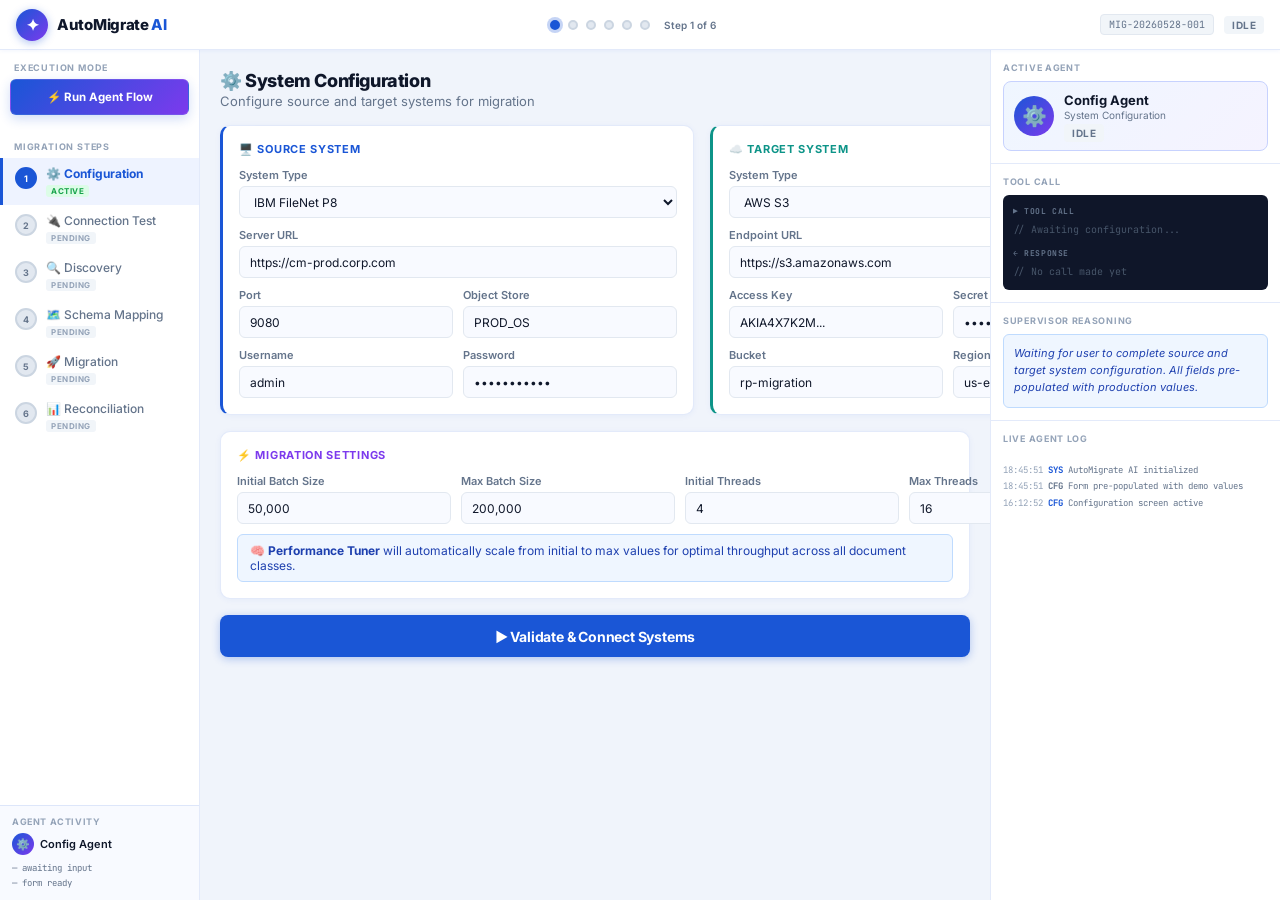
<file: index.html>
<!DOCTYPE html>
<html lang="en">
<head>
<meta charset="UTF-8" />
<meta name="viewport" content="width=device-width, initial-scale=1.0" />
<title>AutoMigrate AI — RapidPro Agent Platform</title>
<link rel="preconnect" href="https://fonts.googleapis.com" />
<link rel="preconnect" href="https://fonts.gstatic.com" crossorigin />
<link href="https://fonts.googleapis.com/css2?family=Inter:wght@400;500;600;700;800&family=JetBrains+Mono:wght@400;500;600&display=swap" rel="stylesheet" />
<style>
/* ─── RESET & BASE ────────────────────────────────────────────── */
*, *::before, *::after { box-sizing: border-box; margin: 0; padding: 0; }
html, body { height: 100%; overflow: hidden; }
body {
  font-family: 'Inter', sans-serif;
  font-size: 13px;
  background: #f0f4fb;
  color: #0f172a;
  display: flex;
  flex-direction: column;
}
:root {
  --blue: #1a56d6;
  --blue-dark: #1446b8;
  --teal: #0d9488;
  --green: #16a34a;
  --red: #dc2626;
  --amber: #d97706;
  --violet: #7c3aed;
  --bg: #f0f4fb;
  --white: #ffffff;
  --border: rgba(26,86,214,0.12);
  --text: #0f172a;
  --muted: #64748b;
  --dim: #94a3b8;
  --code-bg: #0f1629;
}
input, select, button { font-family: inherit; }
input:focus, select:focus { outline: 2px solid var(--blue); outline-offset: 1px; }
::-webkit-scrollbar { width: 6px; height: 6px; }
::-webkit-scrollbar-track { background: transparent; }
::-webkit-scrollbar-thumb { background: #cbd5e1; border-radius: 3px; }
::-webkit-scrollbar-thumb:hover { background: #94a3b8; }

/* ─── HEADER ──────────────────────────────────────────────────── */
#header {
  height: 50px;
  background: var(--white);
  border-bottom: 1px solid var(--border);
  display: flex;
  align-items: center;
  padding: 0 16px;
  gap: 16px;
  flex-shrink: 0;
  z-index: 100;
  box-shadow: 0 1px 4px rgba(26,86,214,0.06);
}
.logo-wrap { display: flex; align-items: center; gap: 9px; }
.logo-gem {
  width: 32px; height: 32px;
  border-radius: 50%;
  background: linear-gradient(135deg, #1a56d6 0%, #7c3aed 100%);
  display: flex; align-items: center; justify-content: center;
  color: #fff; font-size: 16px; font-weight: 800;
  box-shadow: 0 2px 8px rgba(26,86,214,0.35);
  flex-shrink: 0;
}
.logo-name { font-size: 15px; font-weight: 800; color: var(--text); letter-spacing: -0.3px; }
.logo-name span { color: var(--blue); }

.header-center { flex: 1; display: flex; justify-content: center; align-items: center; gap: 10px; }
.progress-dots { display: flex; gap: 8px; align-items: center; }
.pdot {
  width: 10px; height: 10px;
  border-radius: 50%;
  background: #e2e8f0;
  border: 2px solid #cbd5e1;
  transition: all 0.3s ease;
  position: relative;
}
.pdot.done { background: var(--green); border-color: var(--green); }
.pdot.active {
  background: var(--blue);
  border-color: var(--blue);
  box-shadow: 0 0 0 3px rgba(26,86,214,0.25);
  animation: pulseDot 1.4s ease-in-out infinite;
}
@keyframes pulseDot {
  0%,100% { box-shadow: 0 0 0 3px rgba(26,86,214,0.25); }
  50% { box-shadow: 0 0 0 6px rgba(26,86,214,0.10); }
}
.pdot-label { font-size: 10px; color: var(--muted); margin-left: 4px; font-weight: 600; }

.header-right { display: flex; align-items: center; gap: 10px; }
.session-tag {
  font-family: 'JetBrains Mono', monospace;
  font-size: 10px;
  background: #f1f5f9;
  border: 1px solid #e2e8f0;
  padding: 3px 8px;
  border-radius: 4px;
  color: var(--muted);
}
.status-badge {
  font-size: 10px; font-weight: 700;
  padding: 3px 8px;
  border-radius: 4px;
  text-transform: uppercase;
  letter-spacing: 0.5px;
}
.badge-running { background: #dcfce7; color: var(--green); }
.badge-idle { background: #f1f5f9; color: var(--muted); }
.badge-done { background: #d1fae5; color: #065f46; }

/* ─── BODY LAYOUT ─────────────────────────────────────────────── */
#app-body {
  flex: 1;
  display: flex;
  overflow: hidden;
  min-height: 0;
}

/* ─── LEFT STEP NAV ───────────────────────────────────────────── */
#step-nav {
  width: 200px;
  flex-shrink: 0;
  background: var(--white);
  border-right: 1px solid var(--border);
  display: flex;
  flex-direction: column;
  overflow-y: auto;
}
.nav-section-title {
  font-size: 9px;
  font-weight: 700;
  text-transform: uppercase;
  letter-spacing: 0.8px;
  color: var(--dim);
  padding: 12px 14px 6px;
}
.step-item {
  display: flex;
  align-items: flex-start;
  gap: 9px;
  padding: 8px 12px;
  cursor: pointer;
  transition: background 0.15s;
  border-left: 3px solid transparent;
  position: relative;
}
.step-item:hover { background: #f8faff; }
.step-item.active { background: #eef3ff; border-left-color: var(--blue); }
.step-item.done { border-left-color: var(--green); }
.step-circle {
  width: 22px; height: 22px;
  border-radius: 50%;
  background: #e2e8f0;
  border: 2px solid #cbd5e1;
  display: flex; align-items: center; justify-content: center;
  font-size: 9px; font-weight: 700;
  color: var(--muted);
  flex-shrink: 0;
  margin-top: 1px;
  transition: all 0.3s;
}
.step-circle.active { background: var(--blue); border-color: var(--blue); color: #fff; }
.step-circle.done { background: var(--green); border-color: var(--green); color: #fff; font-size: 11px; }
.step-info { flex: 1; min-width: 0; }
.step-name {
  font-size: 12px;
  font-weight: 500;
  color: var(--muted);
  white-space: nowrap;
  overflow: hidden;
  text-overflow: ellipsis;
  transition: color 0.2s, font-weight 0.2s;
}
.step-item.active .step-name { color: var(--blue); font-weight: 700; }
.step-item.done .step-name { color: var(--green); font-weight: 600; }
.step-status-badge {
  display: inline-block;
  font-size: 8px; font-weight: 700;
  text-transform: uppercase;
  letter-spacing: 0.5px;
  padding: 1px 5px;
  border-radius: 3px;
  margin-top: 2px;
}
.ssb-pending { background: #f1f5f9; color: var(--dim); }
.ssb-active {
  background: #dcfce7; color: var(--green);
  animation: pulseGreenBadge 1.4s ease-in-out infinite;
}
@keyframes pulseGreenBadge {
  0%,100% { opacity: 1; }
  50% { opacity: 0.6; }
}
.ssb-done { background: #d1fae5; color: #065f46; }

/* Agent Activity in nav */
.nav-agent-activity {
  margin-top: auto;
  border-top: 1px solid var(--border);
  padding: 10px 12px;
  background: #f8faff;
}
.naa-title { font-size: 9px; font-weight: 700; text-transform: uppercase; letter-spacing: 0.6px; color: var(--dim); margin-bottom: 6px; }
.naa-agent { display: flex; align-items: center; gap: 6px; margin-bottom: 6px; }
.naa-icon {
  width: 22px; height: 22px; border-radius: 50%;
  background: linear-gradient(135deg, var(--blue), var(--violet));
  display: flex; align-items: center; justify-content: center;
  font-size: 11px; flex-shrink: 0;
}
.naa-name { font-size: 11px; font-weight: 600; color: var(--text); }
.naa-log {
  font-family: 'JetBrains Mono', monospace;
  font-size: 9px;
  color: var(--muted);
  line-height: 1.6;
}
.naa-log-line { white-space: nowrap; overflow: hidden; text-overflow: ellipsis; }

/* ─── MAIN CONTENT ────────────────────────────────────────────── */
#main-content {
  flex: 1;
  overflow-y: auto;
  padding: 20px;
  min-width: 0;
  display: flex;
  flex-direction: column;
}
.screen { display: none; flex-direction: column; gap: 16px; animation: fadeIn 0.3s ease; }
.screen.active { display: flex; }
@keyframes fadeIn { from { opacity: 0; transform: translateY(6px); } to { opacity: 1; transform: translateY(0); } }

.screen-title {
  font-size: 18px;
  font-weight: 800;
  color: var(--text);
  letter-spacing: -0.4px;
}
.screen-subtitle { font-size: 13px; color: var(--muted); margin-top: 2px; }

/* Cards */
.card {
  background: var(--white);
  border: 1px solid var(--border);
  border-radius: 10px;
  padding: 16px;
  box-shadow: 0 1px 6px rgba(26,86,214,0.05);
}
.card-title {
  font-size: 11px;
  font-weight: 700;
  text-transform: uppercase;
  letter-spacing: 0.7px;
  margin-bottom: 12px;
  display: flex;
  align-items: center;
  gap: 6px;
}
.card-border-blue { border-left: 3px solid var(--blue); }
.card-border-teal { border-left: 3px solid var(--teal); }

/* Form elements */
.form-grid-2 { display: grid; grid-template-columns: 1fr 1fr; gap: 10px; }
.form-grid-4 { display: grid; grid-template-columns: repeat(4, 1fr); gap: 10px; }
.form-group { display: flex; flex-direction: column; gap: 4px; }
.form-label { font-size: 11px; font-weight: 600; color: var(--muted); }
.form-input {
  height: 32px;
  border: 1px solid #e2e8f0;
  border-radius: 6px;
  padding: 0 10px;
  font-size: 12px;
  color: var(--text);
  background: #f8faff;
  transition: border-color 0.15s;
}
.form-input:focus { background: #fff; }
.form-select {
  height: 32px;
  border: 1px solid #e2e8f0;
  border-radius: 6px;
  padding: 0 10px;
  font-size: 12px;
  color: var(--text);
  background: #f8faff;
  cursor: pointer;
}
.info-tip {
  background: #eff6ff;
  border: 1px solid #bfdbfe;
  border-radius: 6px;
  padding: 8px 12px;
  font-size: 12px;
  color: #1e40af;
  margin-top: 10px;
}

/* Config screen two-col */
.config-grid { display: grid; grid-template-columns: 1fr 1fr; gap: 16px; }

/* Buttons */
.btn {
  display: inline-flex;
  align-items: center;
  gap: 6px;
  padding: 0 18px;
  height: 38px;
  border-radius: 8px;
  font-size: 13px;
  font-weight: 700;
  cursor: pointer;
  border: none;
  transition: all 0.2s;
  letter-spacing: -0.2px;
}
.btn-primary {
  background: var(--blue);
  color: #fff;
  box-shadow: 0 2px 8px rgba(26,86,214,0.3);
}
.btn-primary:hover { background: var(--blue-dark); box-shadow: 0 4px 14px rgba(26,86,214,0.4); transform: translateY(-1px); }
.btn-primary-green {
  background: var(--teal);
  color: #fff;
  box-shadow: 0 2px 8px rgba(13,148,136,0.3);
}
.btn-primary-green:hover { background: #0b7a70; transform: translateY(-1px); }
.btn-outline {
  background: transparent;
  border: 2px solid var(--blue);
  color: var(--blue);
}
.btn-outline:hover { background: #eff6ff; }
.btn-full { width: 100%; justify-content: center; font-size: 14px; height: 42px; }
.btn-row { display: flex; gap: 10px; margin-top: 12px; }

/* ─── SCREEN 2: CONNECTION TEST ───────────────────────────────── */
.conn-cards { display: grid; grid-template-columns: 1fr 1fr; gap: 16px; }
.conn-card {
  background: var(--white);
  border: 1px solid var(--border);
  border-radius: 10px;
  padding: 16px;
}
.conn-header { display: flex; align-items: center; gap: 10px; margin-bottom: 12px; }
.conn-icon {
  width: 36px; height: 36px; border-radius: 8px;
  display: flex; align-items: center; justify-content: center;
  font-size: 20px;
  flex-shrink: 0;
}
.conn-icon-blue { background: #eff6ff; }
.conn-icon-teal { background: #f0fdfa; }
.conn-name { font-size: 14px; font-weight: 700; color: var(--text); }
.conn-status { font-size: 11px; margin-top: 2px; }
.conn-testing { color: var(--amber); display: flex; align-items: center; gap: 5px; }
.conn-connected { color: var(--green); display: flex; align-items: center; gap: 5px; }
.conn-details { display: none; flex-direction: column; gap: 6px; animation: fadeIn 0.4s ease; }
.conn-detail-row { display: flex; justify-content: space-between; align-items: center; font-size: 12px; }
.conn-detail-label { color: var(--muted); }
.conn-detail-value { font-weight: 600; color: var(--text); font-family: 'JetBrains Mono', monospace; font-size: 11px; }
.conn-ok { color: var(--green); font-weight: 700; }

.conn-log {
  background: var(--white);
  border: 1px solid var(--border);
  border-radius: 10px;
  padding: 14px;
}
.conn-log-title { font-size: 11px; font-weight: 700; text-transform: uppercase; letter-spacing: 0.6px; color: var(--muted); margin-bottom: 8px; }
.conn-log-lines { font-family: 'JetBrains Mono', monospace; font-size: 11px; line-height: 1.8; }
.cll { opacity: 0; transform: translateY(4px); transition: all 0.3s ease; color: var(--muted); }
.cll.show { opacity: 1; transform: translateY(0); }
.cll .ts { color: var(--dim); margin-right: 6px; }
.cll .ok { color: var(--green); font-weight: 600; }
.cll .info { color: var(--blue); }

.conn-success {
  display: none;
  align-items: center;
  gap: 10px;
  background: #f0fdf4;
  border: 1px solid #86efac;
  border-radius: 8px;
  padding: 12px 16px;
  font-weight: 600;
  color: var(--green);
  animation: fadeIn 0.4s ease;
}

/* Spinner */
.spinner {
  width: 12px; height: 12px;
  border: 2px solid #fed7aa;
  border-top-color: var(--amber);
  border-radius: 50%;
  animation: spin 0.7s linear infinite;
  display: inline-block;
}
@keyframes spin { to { transform: rotate(360deg); } }

/* ─── SCREEN 3: DISCOVERY ─────────────────────────────────────── */
.disc-table-wrap { background: var(--white); border: 1px solid var(--border); border-radius: 10px; overflow: hidden; }
table { width: 100%; border-collapse: collapse; }
thead th {
  background: #f8faff;
  font-size: 10px;
  font-weight: 700;
  text-transform: uppercase;
  letter-spacing: 0.5px;
  color: var(--muted);
  padding: 10px 12px;
  text-align: left;
  border-bottom: 1px solid var(--border);
}
tbody tr { border-bottom: 1px solid #f1f5f9; transition: background 0.15s; }
tbody tr:last-child { border-bottom: none; font-weight: 700; background: #f8faff; }
tbody tr:hover:not(:last-child) { background: #f8faff; }
tbody td { padding: 9px 12px; font-size: 12px; color: var(--text); }
.disc-cb { width: 14px; height: 14px; accent-color: var(--blue); cursor: pointer; }
.priority-badge {
  display: inline-flex; align-items: center; gap: 4px;
  font-size: 10px; font-weight: 700;
  padding: 2px 7px;
  border-radius: 4px;
}
.pb-high { background: #dbeafe; color: var(--blue); }
.pb-med { background: #fef3c7; color: var(--amber); }
.pb-low { background: #dcfce7; color: var(--green); }

.disc-row { opacity: 0; transform: translateY(4px); transition: all 0.3s ease; }
.disc-row.show { opacity: 1; transform: translateY(0); }

/* Advisor bubble */
.advisor-bubble {
  background: var(--white);
  border: 1px solid var(--border);
  border-radius: 10px;
  padding: 16px;
  display: none;
  animation: fadeIn 0.4s ease;
}
.advisor-header { display: flex; align-items: center; gap: 10px; margin-bottom: 12px; }
.advisor-avatar {
  width: 36px; height: 36px; border-radius: 50%;
  background: linear-gradient(135deg, #1a56d6, #7c3aed);
  display: flex; align-items: center; justify-content: center;
  font-size: 18px; flex-shrink: 0;
}
.advisor-name { font-size: 13px; font-weight: 700; }
.advisor-role { font-size: 11px; color: var(--muted); }
.advisor-text {
  background: #eff6ff;
  border: 1px solid #bfdbfe;
  border-left: 4px solid var(--blue);
  border-radius: 6px;
  padding: 12px 14px;
  font-size: 13px;
  line-height: 1.6;
  color: #1e40af;
}

/* ─── SCREEN 4: SCHEMA MAPPING ────────────────────────────────── */
.map-row { opacity: 0; transform: translateX(-6px); transition: all 0.35s ease; }
.map-row.show { opacity: 1; transform: translateX(0); }
.conf-bar {
  display: inline-flex; align-items: center; gap: 5px;
  font-size: 11px; font-weight: 700;
}
.conf-fill {
  height: 6px; border-radius: 3px;
  background: linear-gradient(90deg, var(--teal), var(--blue));
}
.map-status-ok { color: var(--green); font-weight: 600; font-size: 11px; }
.arrow-cell { color: var(--muted); font-size: 14px; text-align: center; }

/* ─── SCREEN 5: MIGRATION ─────────────────────────────────────── */
.mig-row1 { display: flex; gap: 12px; height: 130px; }

/* Agent Grid */
.agent-grid-panel {
  width: 240px;
  flex-shrink: 0;
  background: var(--white);
  border: 1px solid var(--border);
  border-radius: 10px;
  padding: 10px;
  overflow: hidden;
}
.agp-title { font-size: 9px; font-weight: 700; text-transform: uppercase; letter-spacing: 0.6px; color: var(--dim); margin-bottom: 6px; }
.agent-mini-grid { display: grid; grid-template-columns: 1fr 1fr; gap: 4px; }
.agent-mini-card {
  background: #f8faff;
  border: 1px solid #e2e8f0;
  border-radius: 5px;
  padding: 4px 6px;
  display: flex;
  align-items: center;
  gap: 5px;
  transition: all 0.3s;
}
.agent-mini-card.running { background: #eff6ff; border-color: #bfdbfe; }
.agent-mini-card.done { background: #f0fdf4; border-color: #86efac; }
.agent-mini-card.error { background: #fef2f2; border-color: #fca5a5; }
.amc-icon { font-size: 12px; flex-shrink: 0; }
.amc-info { min-width: 0; }
.amc-name { font-size: 9px; font-weight: 600; color: var(--text); white-space: nowrap; overflow: hidden; text-overflow: ellipsis; }
.amc-status { font-size: 8px; font-weight: 700; text-transform: uppercase; }
.amc-idle { color: var(--dim); }
.amc-running { color: var(--blue); animation: pulseGreenBadge 1s infinite; }
.amc-done { color: var(--green); }
.amc-error { color: var(--red); }

/* Config panel */
.config-panel {
  width: 220px;
  flex-shrink: 0;
  background: var(--white);
  border: 1px solid var(--border);
  border-radius: 10px;
  padding: 10px 12px;
}
.cp-title { font-size: 9px; font-weight: 700; text-transform: uppercase; letter-spacing: 0.6px; color: var(--dim); margin-bottom: 8px; display: flex; align-items: center; gap: 6px; }
.autotune-badge {
  font-size: 8px; font-weight: 700;
  background: #fef3c7; color: var(--amber);
  padding: 1px 6px; border-radius: 3px;
  animation: pulseGreenBadge 1.2s infinite;
}
.cp-row { display: flex; justify-content: space-between; align-items: center; margin-bottom: 6px; }
.cp-label { font-size: 11px; color: var(--muted); }
.cp-value { font-family: 'JetBrains Mono', monospace; font-size: 12px; font-weight: 700; color: var(--text); }
.cp-vms { color: var(--violet); }
.cp-threads { color: var(--blue); }
.cp-batch { color: var(--teal); }

/* Metrics panel */
.metrics-panel {
  flex: 1;
  background: var(--white);
  border: 1px solid var(--border);
  border-radius: 10px;
  padding: 10px 14px;
  display: flex;
  flex-direction: column;
  justify-content: space-between;
}
.mp-title { font-size: 9px; font-weight: 700; text-transform: uppercase; letter-spacing: 0.6px; color: var(--dim); }
.metrics-row { display: flex; gap: 12px; align-items: flex-end; flex-wrap: wrap; }
.metric-item { display: flex; flex-direction: column; gap: 1px; }
.metric-val { font-size: 22px; font-weight: 800; letter-spacing: -1px; font-family: 'JetBrains Mono', monospace; line-height: 1; }
.metric-lbl { font-size: 9px; font-weight: 600; text-transform: uppercase; letter-spacing: 0.4px; color: var(--muted); }
.mv-teal { color: var(--teal); }
.mv-violet { color: var(--violet); }
.mv-text { color: var(--text); }
.mv-green { color: var(--green); }
.mv-red { color: var(--red); }
.mv-amber { color: var(--amber); }

/* Chart panel */
.chart-panel {
  background: var(--white);
  border: 1px solid var(--border);
  border-radius: 10px;
  padding: 12px 16px;
  flex-shrink: 0;
}
.chart-title { font-size: 11px; font-weight: 700; color: var(--text); margin-bottom: 10px; display: flex; align-items: center; gap: 6px; }

/* Progress bars panel */
.progress-panel {
  background: var(--white);
  border: 1px solid var(--border);
  border-radius: 10px;
  padding: 14px;
  flex: 1;
}
.progress-title { font-size: 11px; font-weight: 700; color: var(--text); margin-bottom: 12px; }
.prog-row { display: flex; align-items: center; gap: 10px; margin-bottom: 9px; }
.prog-class { font-size: 11px; font-weight: 600; width: 110px; flex-shrink: 0; white-space: nowrap; overflow: hidden; text-overflow: ellipsis; }
.prog-bar-bg {
  flex: 1;
  height: 10px;
  background: #f1f5f9;
  border-radius: 5px;
  overflow: hidden;
}
.prog-bar-fill {
  height: 100%;
  border-radius: 5px;
  background: linear-gradient(90deg, var(--teal), var(--blue));
  width: 0%;
  transition: width 0.5s ease;
}
.prog-count { font-family: 'JetBrains Mono', monospace; font-size: 10px; color: var(--muted); width: 95px; flex-shrink: 0; text-align: right; }

/* Event feed */
.event-feed-panel {
  background: var(--white);
  border: 1px solid var(--border);
  border-radius: 10px;
  padding: 14px;
  flex: 1;
  display: flex;
  flex-direction: column;
  overflow: hidden;
}
.ef-title { font-size: 11px; font-weight: 700; color: var(--text); margin-bottom: 10px; flex-shrink: 0; }
.ef-scroll {
  flex: 1;
  overflow-y: auto;
  display: flex;
  flex-direction: column;
  gap: 4px;
}
.ef-entry {
  display: flex;
  align-items: flex-start;
  gap: 7px;
  font-family: 'JetBrains Mono', monospace;
  font-size: 10px;
  line-height: 1.5;
  opacity: 0;
  transform: translateY(4px);
  transition: all 0.25s ease;
}
.ef-entry.show { opacity: 1; transform: translateY(0); }
.ef-ts { color: var(--dim); flex-shrink: 0; }
.ef-type {
  font-size: 8px; font-weight: 700;
  padding: 1px 4px; border-radius: 2px;
  flex-shrink: 0; margin-top: 1px;
}
.ef-info { background: #dbeafe; color: var(--blue); }
.ef-ok { background: #dcfce7; color: var(--green); }
.ef-warn { background: #fee2e2; color: var(--red); }
.ef-heal { background: #fef3c7; color: var(--amber); }
.ef-done { background: #ccfbf1; color: var(--teal); }
.ef-msg { color: var(--muted); }

.mig-row3 { display: flex; gap: 12px; flex: 1; min-height: 0; }

/* ─── SCREEN 6: RECONCILIATION ────────────────────────────────── */
.recon-summary-cards { display: grid; grid-template-columns: repeat(4, 1fr); gap: 12px; }
.recon-card {
  background: var(--white);
  border: 1px solid var(--border);
  border-radius: 10px;
  padding: 14px;
  text-align: center;
}
.recon-card-val { font-size: 28px; font-weight: 800; color: var(--text); letter-spacing: -1px; font-family: 'JetBrains Mono', monospace; }
.recon-card-lbl { font-size: 11px; color: var(--muted); font-weight: 600; margin-top: 4px; }
.recon-card-icon { font-size: 22px; margin-bottom: 4px; }
.recon-card.green .recon-card-val { color: var(--green); }
.recon-card.blue .recon-card-val { color: var(--blue); }
.recon-card.amber .recon-card-val { color: var(--amber); }
.recon-card.violet .recon-card-val { color: var(--violet); }

.recon-table td:last-child { font-weight: 700; }
.status-complete { color: var(--green); font-weight: 700; }
.status-success { color: var(--teal); font-weight: 800; }

.perf-summary {
  background: var(--white);
  border: 1px solid var(--border);
  border-radius: 10px;
  padding: 16px;
}
.perf-grid { display: grid; grid-template-columns: repeat(5, 1fr); gap: 12px; }
.perf-item { text-align: center; }
.perf-val { font-family: 'JetBrains Mono', monospace; font-size: 16px; font-weight: 700; color: var(--text); }
.perf-lbl { font-size: 10px; color: var(--muted); font-weight: 600; margin-top: 3px; }

/* ─── AGENT PANEL (RIGHT) ─────────────────────────────────────── */
#agent-panel {
  width: 290px;
  flex-shrink: 0;
  background: var(--white);
  border-left: 1px solid var(--border);
  display: flex;
  flex-direction: column;
  overflow: hidden;
}
.ap-section {
  padding: 12px;
  border-bottom: 1px solid var(--border);
  flex-shrink: 0;
}
.ap-label {
  font-size: 9px;
  font-weight: 700;
  text-transform: uppercase;
  letter-spacing: 0.7px;
  color: var(--dim);
  margin-bottom: 8px;
}

/* Active Agent Card */
.active-agent-card {
  display: flex;
  align-items: center;
  gap: 10px;
  background: linear-gradient(135deg, #eff6ff 0%, #f5f3ff 100%);
  border: 1px solid #c7d2fe;
  border-radius: 8px;
  padding: 10px;
}
.aac-avatar {
  width: 40px; height: 40px; border-radius: 50%;
  display: flex; align-items: center; justify-content: center;
  font-size: 20px; flex-shrink: 0;
  position: relative;
}
.aac-avatar-gradient {
  background: linear-gradient(135deg, #1a56d6, #7c3aed);
  animation: avatarPulse 2s ease-in-out infinite;
}
@keyframes avatarPulse {
  0%,100% { box-shadow: 0 0 0 0 rgba(26,86,214,0.3); }
  50% { box-shadow: 0 0 0 6px rgba(26,86,214,0.05); }
}
.aac-name { font-size: 13px; font-weight: 700; color: var(--text); }
.aac-role { font-size: 10px; color: var(--muted); margin-top: 1px; }
.aac-status { margin-top: 3px; }

/* Tool call display */
.tool-call-box {
  background: var(--code-bg);
  border-radius: 6px;
  padding: 10px;
  font-family: 'JetBrains Mono', monospace;
  font-size: 10px;
  line-height: 1.65;
  overflow-x: auto;
}
.tc-label {
  font-size: 8px; font-weight: 700;
  text-transform: uppercase; letter-spacing: 0.6px;
  color: #64748b;
  margin-bottom: 4px;
}
.tc-fn { color: #f472b6; }
.tc-key { color: #a78bfa; }
.tc-str { color: #2dd4bf; }
.tc-num { color: #fbbf24; }
.tc-bool { color: #fb923c; }
.tc-punct { color: #94a3b8; }
.tc-response { color: #86efac; }
.tc-dim { color: #475569; }

/* Reasoning bubble */
.reasoning-bubble {
  background: #eff6ff;
  border: 1px solid #bfdbfe;
  border-radius: 6px;
  padding: 10px;
  font-size: 11px;
  line-height: 1.55;
  color: #1e40af;
  font-style: italic;
}

/* Mini log */
.mini-log-panel {
  flex: 1;
  overflow: hidden;
  display: flex;
  flex-direction: column;
}
.mini-log-scroll {
  flex: 1;
  overflow-y: auto;
  padding: 8px 12px;
  display: flex;
  flex-direction: column;
  gap: 3px;
}
.ml-entry {
  font-family: 'JetBrains Mono', monospace;
  font-size: 9px;
  line-height: 1.5;
  color: var(--muted);
  display: flex;
  gap: 5px;
  align-items: flex-start;
}
.ml-ts { color: var(--dim); flex-shrink: 0; }
.ml-agent { font-weight: 700; flex-shrink: 0; }
.ml-msg { color: var(--muted); }

/* Dot separator */
.sep { width: 100%; height: 1px; background: var(--border); }

/* SVG Chart */
#chart-svg {
  width: 100%;
  height: 120px;
  overflow: visible;
}

/* ─── RESPONSIVE ──────────────────────────────────────────────── */
@media (max-width: 1200px) {
  #agent-panel { width: 250px; }
  #step-nav { width: 170px; }
}
/* ─── EMAIL MODAL STYLES ──────────────────────────────────────── */
.modal-overlay {
  position: fixed;
  top: 0; left: 0; width: 100%; height: 100%;
  background: rgba(15, 23, 42, 0.4);
  backdrop-filter: blur(4px);
  z-index: 1000;
  display: flex; align-items: center; justify-content: center;
  opacity: 0; pointer-events: none;
  transition: opacity 0.3s ease;
}
.modal-overlay.open { opacity: 1; pointer-events: auto; }
.modal-card {
  width: 950px;
  max-width: 95%;
  background: var(--white);
  border-radius: 12px;
  box-shadow: 0 20px 25px -5px rgba(0,0,0,0.1), 0 10px 10px -5px rgba(0,0,0,0.04);
  border: 1px solid var(--border);
  overflow: hidden;
  display: flex;
  flex-direction: column;
  max-height: 90vh;
  transform: scale(0.95);
  transition: transform 0.3s ease;
}
.modal-overlay.open .modal-card { transform: scale(1); }
.modal-header {
  padding: 14px 20px;
  background: var(--white);
  border-bottom: 1px solid #e2e8f0;
  display: flex;
  justify-content: space-between;
  align-items: center;
  flex-shrink: 0;
}
.modal-title { font-size: 14px; font-weight: 800; color: var(--text); }
.close-modal-btn {
  background: transparent; border: none; font-size: 18px; color: var(--muted); cursor: pointer;
}
.modal-body {
  padding: 0;
  overflow: hidden;
  background: #f8fafc;
}
.modal-footer {
  padding: 12px 20px;
  background: #f8fafc;
  border-top: 1px solid #e2e8f0;
  display: flex;
  justify-content: flex-end;
  gap: 10px;
  flex-shrink: 0;
}
</style>
</head>
<body>

<!-- ═══ HEADER ════════════════════════════════════════════════════ -->
<div id="header">
  <div class="logo-wrap">
    <div class="logo-gem">✦</div>
    <div class="logo-name">AutoMigrate <span>AI</span></div>
  </div>

  <div class="header-center">
    <div class="progress-dots" id="progress-dots">
      <div class="pdot active" id="dot-1" title="Configuration"></div>
      <div class="pdot" id="dot-2" title="Connection Test"></div>
      <div class="pdot" id="dot-3" title="Discovery"></div>
      <div class="pdot" id="dot-4" title="Schema Mapping"></div>
      <div class="pdot" id="dot-5" title="Migration"></div>
      <div class="pdot" id="dot-6" title="Reconciliation"></div>
    </div>
    <span id="step-label" class="pdot-label">Step 1 of 6</span>
  </div>

  <div class="header-right">
    <div class="session-tag">MIG-20260528-001</div>
    <div class="status-badge badge-idle" id="header-status">IDLE</div>
  </div>
</div>

<!-- ═══ APP BODY ══════════════════════════════════════════════════ -->
<div id="app-body">

  <!-- LEFT: Step Navigation -->
  <div id="step-nav">
    <div class="nav-section-title">Execution Mode</div>
    <a href="execution-dashboard.html" style="display: flex; align-items: center; justify-content: center; gap: 8px; margin: 0 10px 14px; padding: 10px; background: linear-gradient(135deg, #1a56d6, #7c3aed); color: white; text-decoration: none; border-radius: 6px; font-weight: 700; box-shadow: 0 4px 12px rgba(26, 86, 214, 0.2); transition: all 0.3s; font-size: 11.5px; border: 1px solid rgba(255,255,255,0.1);" onmouseover="this.style.transform='translateY(-1px)'; this.style.boxShadow='0 6px 16px rgba(26, 86, 214, 0.3)';" onmouseout="this.style.transform='none'; this.style.boxShadow='0 4px 12px rgba(26, 86, 214, 0.2)';">
      <span>⚡ Run Agent Flow</span>
    </a>

    <div class="nav-section-title">Migration Steps</div>

    <div class="step-item active" id="nav-step-1" onclick="goToStep(1)">
      <div class="step-circle active" id="circle-1">1</div>
      <div class="step-info">
        <div class="step-name">⚙️ Configuration</div>
        <span class="step-status-badge ssb-active" id="badge-1">ACTIVE</span>
      </div>
    </div>

    <div class="step-item" id="nav-step-2" onclick="goToStep(2)">
      <div class="step-circle" id="circle-2">2</div>
      <div class="step-info">
        <div class="step-name">🔌 Connection Test</div>
        <span class="step-status-badge ssb-pending" id="badge-2">PENDING</span>
      </div>
    </div>

    <div class="step-item" id="nav-step-3" onclick="goToStep(3)">
      <div class="step-circle" id="circle-3">3</div>
      <div class="step-info">
        <div class="step-name">🔍 Discovery</div>
        <span class="step-status-badge ssb-pending" id="badge-3">PENDING</span>
      </div>
    </div>

    <div class="step-item" id="nav-step-4" onclick="goToStep(4)">
      <div class="step-circle" id="circle-4">4</div>
      <div class="step-info">
        <div class="step-name">🗺️ Schema Mapping</div>
        <span class="step-status-badge ssb-pending" id="badge-4">PENDING</span>
      </div>
    </div>

    <div class="step-item" id="nav-step-5" onclick="goToStep(5)">
      <div class="step-circle" id="circle-5">5</div>
      <div class="step-info">
        <div class="step-name">🚀 Migration</div>
        <span class="step-status-badge ssb-pending" id="badge-5">PENDING</span>
      </div>
    </div>

    <div class="step-item" id="nav-step-6" onclick="goToStep(6)">
      <div class="step-circle" id="circle-6">6</div>
      <div class="step-info">
        <div class="step-name">📊 Reconciliation</div>
        <span class="step-status-badge ssb-pending" id="badge-6">PENDING</span>
      </div>
    </div>

    <!-- Agent Activity -->
    <div class="nav-agent-activity">
      <div class="naa-title">Agent Activity</div>
      <div class="naa-agent">
        <div class="naa-icon" id="naa-icon">⚙️</div>
        <div class="naa-name" id="naa-name">Config Agent</div>
      </div>
      <div class="naa-log" id="naa-log">
        <div class="naa-log-line" id="naa-l1">— awaiting input</div>
        <div class="naa-log-line" id="naa-l2">— systems idle</div>
      </div>
    </div>
  </div>

  <!-- CENTER: Main Content -->
  <div id="main-content">

    <!-- ── SCREEN 1: Configuration ────────────────────────────── -->
    <div class="screen active" id="screen-1">
      <div>
        <div class="screen-title">⚙️ System Configuration</div>
        <div class="screen-subtitle">Configure source and target systems for migration</div>
      </div>

      <div class="config-grid">
        <!-- Source Card -->
        <div class="card card-border-blue">
          <div class="card-title" style="color:var(--blue);">
            🖥️ SOURCE SYSTEM
          </div>
          <div class="form-group" style="margin-bottom:10px;">
            <label class="form-label">System Type</label>
            <select class="form-select">
              <option selected>IBM FileNet P8</option>
              <option>IBM Content Manager</option>
              <option>Documentum</option>
              <option>OpenText</option>
            </select>
          </div>
          <div class="form-group" style="margin-bottom:10px;">
            <label class="form-label">Server URL</label>
            <input class="form-input" value="https://cm-prod.corp.com" />
          </div>
          <div class="form-grid-2" style="margin-bottom:10px;">
            <div class="form-group">
              <label class="form-label">Port</label>
              <input class="form-input" value="9080" />
            </div>
            <div class="form-group">
              <label class="form-label">Object Store</label>
              <input class="form-input" value="PROD_OS" />
            </div>
          </div>
          <div class="form-grid-2">
            <div class="form-group">
              <label class="form-label">Username</label>
              <input class="form-input" value="admin" />
            </div>
            <div class="form-group">
              <label class="form-label">Password</label>
              <input class="form-input" type="password" value="password123" />
            </div>
          </div>
        </div>

        <!-- Target Card -->
        <div class="card card-border-teal">
          <div class="card-title" style="color:var(--teal);">
            ☁️ TARGET SYSTEM
          </div>
          <div class="form-group" style="margin-bottom:10px;">
            <label class="form-label">System Type</label>
            <select class="form-select">
              <option selected>AWS S3</option>
              <option>Azure Blob</option>
              <option>SharePoint Online</option>
              <option>Google Cloud Storage</option>
            </select>
          </div>
          <div class="form-group" style="margin-bottom:10px;">
            <label class="form-label">Endpoint URL</label>
            <input class="form-input" value="https://s3.amazonaws.com" />
          </div>
          <div class="form-grid-2" style="margin-bottom:10px;">
            <div class="form-group">
              <label class="form-label">Access Key</label>
              <input class="form-input" value="AKIA4X7K2M..." />
            </div>
            <div class="form-group">
              <label class="form-label">Secret Key</label>
              <input class="form-input" type="password" value="secretkey123" />
            </div>
          </div>
          <div class="form-grid-2">
            <div class="form-group">
              <label class="form-label">Bucket</label>
              <input class="form-input" value="rp-migration" />
            </div>
            <div class="form-group">
              <label class="form-label">Region</label>
              <input class="form-input" value="us-east-1" />
            </div>
          </div>
        </div>
      </div>

      <!-- Migration Settings -->
      <div class="card">
        <div class="card-title" style="color:var(--violet);">⚡ MIGRATION SETTINGS</div>
        <div class="form-grid-4">
          <div class="form-group">
            <label class="form-label">Initial Batch Size</label>
            <input class="form-input" value="50,000" />
          </div>
          <div class="form-group">
            <label class="form-label">Max Batch Size</label>
            <input class="form-input" value="200,000" />
          </div>
          <div class="form-group">
            <label class="form-label">Initial Threads</label>
            <input class="form-input" value="4" />
          </div>
          <div class="form-group">
            <label class="form-label">Max Threads</label>
            <input class="form-input" value="16" />
          </div>
        </div>
        <div class="info-tip">🧠 <strong>Performance Tuner</strong> will automatically scale from initial to max values for optimal throughput across all document classes.</div>
      </div>

      <button class="btn btn-primary btn-full" onclick="goToStep(2)">▶ Validate &amp; Connect Systems</button>
    </div>

    <!-- ── SCREEN 2: Connection Test ──────────────────────────── -->
    <div class="screen" id="screen-2">
      <div>
        <div class="screen-title">🔌 Connection Test</div>
        <div class="screen-subtitle">Verifying connectivity to both systems</div>
      </div>

      <div class="conn-cards">
        <!-- Source -->
        <div class="conn-card" id="conn-card-src">
          <div class="conn-header">
            <div class="conn-icon conn-icon-blue">🖥️</div>
            <div>
              <div class="conn-name">IBM FileNet P8</div>
              <div class="conn-status conn-testing" id="src-status">
                <div class="spinner"></div> TESTING...
              </div>
            </div>
          </div>
          <div class="conn-details" id="src-details">
            <div class="conn-detail-row">
              <span class="conn-detail-label">Latency</span>
              <span class="conn-detail-value conn-ok">14 ms</span>
            </div>
            <div class="conn-detail-row">
              <span class="conn-detail-label">Version</span>
              <span class="conn-detail-value">FileNet P8 v5.5.7</span>
            </div>
            <div class="conn-detail-row">
              <span class="conn-detail-label">Object Store</span>
              <span class="conn-detail-value">PROD_OS</span>
            </div>
            <div class="conn-detail-row">
              <span class="conn-detail-label">Doc Classes</span>
              <span class="conn-detail-value conn-ok">12 classes found</span>
            </div>
          </div>
        </div>

        <!-- Target -->
        <div class="conn-card" id="conn-card-tgt">
          <div class="conn-header">
            <div class="conn-icon conn-icon-teal">☁️</div>
            <div>
              <div class="conn-name">AWS S3</div>
              <div class="conn-status conn-testing" id="tgt-status">
                <div class="spinner"></div> TESTING...
              </div>
            </div>
          </div>
          <div class="conn-details" id="tgt-details">
            <div class="conn-detail-row">
              <span class="conn-detail-label">Latency</span>
              <span class="conn-detail-value conn-ok">8 ms</span>
            </div>
            <div class="conn-detail-row">
              <span class="conn-detail-label">Bucket</span>
              <span class="conn-detail-value">rp-migration</span>
            </div>
            <div class="conn-detail-row">
              <span class="conn-detail-label">IAM</span>
              <span class="conn-detail-value conn-ok">PutObject ✓ GetObject ✓</span>
            </div>
            <div class="conn-detail-row">
              <span class="conn-detail-label">ListBucket</span>
              <span class="conn-detail-value conn-ok">✓ Accessible</span>
            </div>
          </div>
        </div>
      </div>

      <!-- Connection Log -->
      <div class="conn-log">
        <div class="conn-log-title">Connection Log</div>
        <div class="conn-log-lines" id="conn-log-lines">
          <div class="cll" id="cll-1"><span class="ts">18:45:52</span><span class="info">→</span> Initiating connection to cm-prod.corp.com:9080...</div>
          <div class="cll" id="cll-2"><span class="ts">18:45:53</span><span class="info">→</span> Authenticating as admin (FileNet P8 LDAP)...</div>
          <div class="cll" id="cll-3"><span class="ts">18:45:53</span><span class="ok">✓</span> IBM FileNet P8 v5.5.7 — CONNECTED (14ms)</div>
          <div class="cll" id="cll-4"><span class="ts">18:45:54</span><span class="info">→</span> Connecting to s3.amazonaws.com (us-east-1)...</div>
          <div class="cll" id="cll-5"><span class="ts">18:45:54</span><span class="info">→</span> Validating IAM credentials for bucket rp-migration...</div>
          <div class="cll" id="cll-6"><span class="ts">18:45:55</span><span class="ok">✓</span> AWS S3 — CONNECTED (8ms) — All IAM permissions verified</div>
        </div>
      </div>

      <div class="conn-success" id="conn-success">
        <span style="font-size:20px;">✅</span>
        Both systems connected successfully. Proceeding to Discovery...
      </div>
    </div>

    <!-- ── SCREEN 3: Discovery ─────────────────────────────────── -->
    <div class="screen" id="screen-3">
      <div>
        <div class="screen-title">🔍 Discovery Agent</div>
        <div class="screen-subtitle" id="disc-subtitle">Scanning document classes in PROD_OS...</div>
      </div>

      <div class="disc-table-wrap">
        <table id="disc-table">
          <thead>
            <tr>
              <th style="width:36px;"></th>
              <th>Document Class</th>
              <th>Document Count</th>
              <th>Total Size</th>
              <th>% of Total</th>
              <th>Priority</th>
            </tr>
          </thead>
          <tbody id="disc-tbody">
            <tr class="disc-row" id="dr-1">
              <td><input type="checkbox" class="disc-cb" checked /></td>
              <td><strong>LoanDocuments</strong></td>
              <td>125,000</td>
              <td>35.5 GB</td>
              <td>35.7%</td>
              <td><span class="priority-badge pb-high">🔵 HIGH</span></td>
            </tr>
            <tr class="disc-row" id="dr-2">
              <td><input type="checkbox" class="disc-cb" checked /></td>
              <td><strong>InvoiceRecords</strong></td>
              <td>89,400</td>
              <td>26.2 GB</td>
              <td>25.5%</td>
              <td><span class="priority-badge pb-med">🟡 MED</span></td>
            </tr>
            <tr class="disc-row" id="dr-3">
              <td><input type="checkbox" class="disc-cb" checked /></td>
              <td><strong>Contracts</strong></td>
              <td>67,200</td>
              <td>19.4 GB</td>
              <td>19.2%</td>
              <td><span class="priority-badge pb-med">🟡 MED</span></td>
            </tr>
            <tr class="disc-row" id="dr-4">
              <td><input type="checkbox" class="disc-cb" checked /></td>
              <td><strong>PolicyDocuments</strong></td>
              <td>45,800</td>
              <td>12.8 GB</td>
              <td>13.1%</td>
              <td><span class="priority-badge pb-low">🟢 LOW</span></td>
            </tr>
            <tr class="disc-row" id="dr-5">
              <td><input type="checkbox" class="disc-cb" checked /></td>
              <td><strong>AuditLogs</strong></td>
              <td>22,600</td>
              <td>6.1 GB</td>
              <td>6.5%</td>
              <td><span class="priority-badge pb-low">🟢 LOW</span></td>
            </tr>
            <tr class="disc-row" id="dr-total">
              <td></td>
              <td>TOTAL</td>
              <td>350,000</td>
              <td>100 GB</td>
              <td>100%</td>
              <td></td>
            </tr>
          </tbody>
        </table>
      </div>

      <!-- Advisor Bubble -->
      <div class="advisor-bubble" id="advisor-bubble">
        <div class="advisor-header">
          <div class="advisor-avatar">📊</div>
          <div>
            <div class="advisor-name">Advisor Agent</div>
            <div class="advisor-role">Migration Strategy Analyst</div>
          </div>
        </div>
        <div class="advisor-text">
          I recommend migrating <strong>LoanDocuments</strong> first (35.7%, highest volume). Use <strong>parallel processing</strong> across all 5 classes simultaneously for maximum throughput. Estimated completion: <strong>24 minutes</strong> at optimal throughput. All 5 classes should be migrated in this session.
        </div>
        <div class="btn-row">
          <button class="btn btn-outline" onclick="alert('Selection Edit Mode: You can now check or uncheck document classes directly in the discovery table. Priority metrics will be recalculated automatically by the Discovery Agent.');">✎ Edit Selection</button>
          <button class="btn btn-primary" onclick="goToStep(4)">✓ Confirm &amp; Proceed to Mapping</button>
        </div>
      </div>
    </div>

    <!-- ── SCREEN 4: Schema Mapping ───────────────────────────── -->
    <div class="screen" id="screen-4">
      <div>
        <div class="screen-title">🗺️ Schema Mapper Agent — Attribute Mapping</div>
        <div class="screen-subtitle">IBM FileNet P8 → AWS S3 Metadata</div>
      </div>

      <div class="disc-table-wrap">
        <table id="map-table">
          <thead>
            <tr>
              <th>Source Attribute</th>
              <th>Type</th>
              <th style="text-align:center;">→</th>
              <th>Target Attribute</th>
              <th>Confidence</th>
              <th>Status</th>
            </tr>
          </thead>
          <tbody id="map-tbody">
            <tr class="map-row" id="mr-1">
              <td><code style="font-family:'JetBrains Mono',monospace;font-size:11px;color:var(--violet);">document_id</code></td>
              <td style="color:var(--muted);font-size:11px;">String</td>
              <td class="arrow-cell">→</td>
              <td><code style="font-family:'JetBrains Mono',monospace;font-size:11px;color:var(--teal);">s3_object_key</code></td>
              <td><div class="conf-bar"><div class="conf-fill" style="width:40px;"></div> <span style="color:var(--teal);font-size:11px;font-weight:700;">100%</span></div></td>
              <td><span class="map-status-ok">✓ Auto-mapped</span></td>
            </tr>
            <tr class="map-row" id="mr-2">
              <td><code style="font-family:'JetBrains Mono',monospace;font-size:11px;color:var(--violet);">creator</code></td>
              <td style="color:var(--muted);font-size:11px;">String</td>
              <td class="arrow-cell">→</td>
              <td><code style="font-family:'JetBrains Mono',monospace;font-size:11px;color:var(--teal);">author</code></td>
              <td><div class="conf-bar"><div class="conf-fill" style="width:39px;"></div> <span style="color:var(--teal);font-size:11px;font-weight:700;">98%</span></div></td>
              <td><span class="map-status-ok">✓ Auto-mapped</span></td>
            </tr>
            <tr class="map-row" id="mr-3">
              <td><code style="font-family:'JetBrains Mono',monospace;font-size:11px;color:var(--violet);">created_date</code></td>
              <td style="color:var(--muted);font-size:11px;">Date</td>
              <td class="arrow-cell">→</td>
              <td><code style="font-family:'JetBrains Mono',monospace;font-size:11px;color:var(--teal);">created_at</code></td>
              <td><div class="conf-bar"><div class="conf-fill" style="width:40px;"></div> <span style="color:var(--teal);font-size:11px;font-weight:700;">100%</span></div></td>
              <td><span class="map-status-ok">✓ Auto-mapped</span></td>
            </tr>
            <tr class="map-row" id="mr-4">
              <td><code style="font-family:'JetBrains Mono',monospace;font-size:11px;color:var(--violet);">doc_class</code></td>
              <td style="color:var(--muted);font-size:11px;">String</td>
              <td class="arrow-cell">→</td>
              <td><code style="font-family:'JetBrains Mono',monospace;font-size:11px;color:var(--teal);">category</code></td>
              <td><div class="conf-bar"><div class="conf-fill" style="width:38px;"></div> <span style="color:var(--amber);font-size:11px;font-weight:700;">95%</span></div></td>
              <td><span class="map-status-ok">✓ Auto-mapped</span></td>
            </tr>
            <tr class="map-row" id="mr-5">
              <td><code style="font-family:'JetBrains Mono',monospace;font-size:11px;color:var(--violet);">title</code></td>
              <td style="color:var(--muted);font-size:11px;">String</td>
              <td class="arrow-cell">→</td>
              <td><code style="font-family:'JetBrains Mono',monospace;font-size:11px;color:var(--teal);">display_name</code></td>
              <td><div class="conf-bar"><div class="conf-fill" style="width:40px;"></div> <span style="color:var(--teal);font-size:11px;font-weight:700;">100%</span></div></td>
              <td><span class="map-status-ok">✓ Auto-mapped</span></td>
            </tr>
            <tr class="map-row" id="mr-6">
              <td><code style="font-family:'JetBrains Mono',monospace;font-size:11px;color:var(--violet);">status</code></td>
              <td style="color:var(--muted);font-size:11px;">Enum</td>
              <td class="arrow-cell">→</td>
              <td><code style="font-family:'JetBrains Mono',monospace;font-size:11px;color:var(--teal);">migration_status</code></td>
              <td><div class="conf-bar"><div class="conf-fill" style="width:36px;"></div> <span style="color:var(--amber);font-size:11px;font-weight:700;">90%</span></div></td>
              <td><span class="map-status-ok">✓ Auto-mapped</span></td>
            </tr>
            <tr class="map-row" id="mr-7">
              <td><code style="font-family:'JetBrains Mono',monospace;font-size:11px;color:var(--violet);">file_size_kb</code></td>
              <td style="color:var(--muted);font-size:11px;">Integer</td>
              <td class="arrow-cell">→</td>
              <td><code style="font-family:'JetBrains Mono',monospace;font-size:11px;color:var(--teal);">content_length</code></td>
              <td><div class="conf-bar"><div class="conf-fill" style="width:40px;"></div> <span style="color:var(--teal);font-size:11px;font-weight:700;">100%</span></div></td>
              <td><span class="map-status-ok">✓ Auto-mapped</span></td>
            </tr>
            <tr class="map-row" id="mr-8">
              <td><code style="font-family:'JetBrains Mono',monospace;font-size:11px;color:var(--violet);">modified_date</code></td>
              <td style="color:var(--muted);font-size:11px;">Date</td>
              <td class="arrow-cell">→</td>
              <td><code style="font-family:'JetBrains Mono',monospace;font-size:11px;color:var(--teal);">last_modified</code></td>
              <td><div class="conf-bar"><div class="conf-fill" style="width:40px;"></div> <span style="color:var(--teal);font-size:11px;font-weight:700;">100%</span></div></td>
              <td><span class="map-status-ok">✓ Auto-mapped</span></td>
            </tr>
          </tbody>
        </table>
      </div>

      <div class="card" id="map-summary" style="display:none;animation:fadeIn 0.4s ease;">
        <div style="font-size:13px;font-weight:700;color:var(--green);">✓ 8/8 attributes mapped automatically. Confidence: 97.9% average. No manual intervention required.</div>
      </div>

      <!-- Mapping Advisor Bubble -->
      <div class="advisor-bubble" id="map-advisor-bubble">
        <div class="advisor-header">
          <div class="advisor-avatar">🗺️</div>
          <div>
            <div class="advisor-name">Schema Mapper Agent</div>
            <div class="advisor-role">Attribute Mapping Specialist</div>
          </div>
        </div>
        <div class="advisor-text">
          All <strong>8 source attributes</strong> successfully mapped to S3 metadata keys. Confidence averages <strong>97.9%</strong>. The <em>'doc_class' → 'category'</em> mapping (95%) may need review if custom classes exist, but standard classes match perfectly. Ready to proceed.
        </div>
        <div class="btn-row">
          <button class="btn btn-outline" onclick="alert('Mapping Editor: You can double-click any mapped target attribute row in the schema table to manually adjust semantic overrides.');">✎ Edit Mapping</button>
          <button class="btn btn-primary-green" onclick="goToStep(5)">✓ Validate &amp; Start Migration</button>
        </div>
      </div>
    </div>

    <!-- ── SCREEN 5: Migration Execution ─────────────────────── -->
    <div class="screen" id="screen-5" style="gap:10px;">
      <div>
        <div class="screen-title">🚀 Migration Execution Dashboard</div>
        <div class="screen-subtitle" id="mig-subtitle">Initializing migration pipeline...</div>
      </div>

      <!-- Row 1: 3 panels -->
      <div class="mig-row1">
        <!-- Agent Grid -->
        <div class="agent-grid-panel">
          <div class="agp-title">Agent Status</div>
          <div class="agent-mini-grid" id="agent-mini-grid">
            <div class="agent-mini-card" id="amc-supervisor">
              <div class="amc-icon">🧠</div>
              <div class="amc-info">
                <div class="amc-name">Supervisor</div>
                <div class="amc-status amc-idle" id="amc-s-supervisor">IDLE</div>
              </div>
            </div>
            <div class="agent-mini-card" id="amc-planner">
              <div class="amc-icon">📋</div>
              <div class="amc-info">
                <div class="amc-name">Job Planner</div>
                <div class="amc-status amc-idle" id="amc-s-planner">IDLE</div>
              </div>
            </div>
            <div class="agent-mini-card" id="amc-tuner">
              <div class="amc-icon">⚡</div>
              <div class="amc-info">
                <div class="amc-name">Perf Tuner</div>
                <div class="amc-status amc-idle" id="amc-s-tuner">IDLE</div>
              </div>
            </div>
            <div class="agent-mini-card" id="amc-extractor">
              <div class="amc-icon">📤</div>
              <div class="amc-info">
                <div class="amc-name">Extractor</div>
                <div class="amc-status amc-idle" id="amc-s-extractor">IDLE</div>
              </div>
            </div>
            <div class="agent-mini-card" id="amc-transformer">
              <div class="amc-icon">🔄</div>
              <div class="amc-info">
                <div class="amc-name">Transformer</div>
                <div class="amc-status amc-idle" id="amc-s-transformer">IDLE</div>
              </div>
            </div>
            <div class="agent-mini-card" id="amc-loader">
              <div class="amc-icon">📥</div>
              <div class="amc-info">
                <div class="amc-name">Loader</div>
                <div class="amc-status amc-idle" id="amc-s-loader">IDLE</div>
              </div>
            </div>
            <div class="agent-mini-card" id="amc-validator">
              <div class="amc-icon">✅</div>
              <div class="amc-info">
                <div class="amc-name">Validator</div>
                <div class="amc-status amc-idle" id="amc-s-validator">IDLE</div>
              </div>
            </div>
            <div class="agent-mini-card" id="amc-error">
              <div class="amc-icon">🔧</div>
              <div class="amc-info">
                <div class="amc-name">Error Rsv</div>
                <div class="amc-status amc-idle" id="amc-s-error">IDLE</div>
              </div>
            </div>
            <div class="agent-mini-card" id="amc-checksum">
              <div class="amc-icon">🔐</div>
              <div class="amc-info">
                <div class="amc-name">Checksum</div>
                <div class="amc-status amc-idle" id="amc-s-checksum">IDLE</div>
              </div>
            </div>
            <div class="agent-mini-card" id="amc-reporter">
              <div class="amc-icon">📊</div>
              <div class="amc-info">
                <div class="amc-name">Reporter</div>
                <div class="amc-status amc-idle" id="amc-s-reporter">IDLE</div>
              </div>
            </div>
          </div>
        </div>

        <!-- Config panel -->
        <div class="config-panel">
          <div class="cp-title">
            Live Config
            <span class="autotune-badge" id="autotune-badge" style="display:none;">AUTO-TUNING</span>
          </div>
          <div class="cp-row">
            <span class="cp-label">Batch Size</span>
            <span class="cp-value cp-batch" id="cp-batch">50,000</span>
          </div>
          <div class="cp-row">
            <span class="cp-label">Threads</span>
            <span class="cp-value cp-threads" id="cp-threads">4</span>
          </div>
          <div class="cp-row">
            <span class="cp-label">Active VMs</span>
            <span class="cp-value cp-vms">4</span>
          </div>
          <div style="margin-top:6px;padding-top:6px;border-top:1px solid var(--border);">
            <div class="cp-row">
              <span class="cp-label">Status</span>
              <span class="cp-value" id="cp-status" style="color:var(--muted);font-size:10px;">INIT</span>
            </div>
            <div class="cp-row">
              <span class="cp-label">Phase</span>
              <span class="cp-value" id="cp-phase" style="color:var(--muted);font-size:10px;">—</span>
            </div>
          </div>
        </div>

        <!-- Metrics panel -->
        <div class="metrics-panel">
          <div class="mp-title">Live Metrics</div>
          <div class="metrics-row">
            <div class="metric-item">
              <div class="metric-val mv-teal" id="m-tput">0</div>
              <div class="metric-lbl">docs/sec</div>
            </div>
            <div class="metric-item">
              <div class="metric-val mv-violet" id="m-migrated">0</div>
              <div class="metric-lbl">Migrated</div>
            </div>
            <div class="metric-item">
              <div class="metric-val mv-text" id="m-remaining">350,000</div>
              <div class="metric-lbl">Remaining</div>
            </div>
            <div class="metric-item">
              <div class="metric-val mv-green" id="m-eta">—</div>
              <div class="metric-lbl">ETA</div>
            </div>
            <div class="metric-item">
              <div class="metric-val mv-red" id="m-errors">0</div>
              <div class="metric-lbl">Errors</div>
            </div>
            <div class="metric-item">
              <div class="metric-val mv-amber" id="m-healed">0</div>
              <div class="metric-lbl">Healed</div>
            </div>
          </div>
        </div>
      </div>

      <!-- Row 2: Chart -->
      <div class="chart-panel">
        <div class="chart-title">⚡ Performance Tuner — Auto-scaling to Optimal Throughput</div>
        <svg id="chart-svg" viewBox="0 0 700 120" preserveAspectRatio="none">
          <defs>
            <linearGradient id="chartFill" x1="0" y1="0" x2="0" y2="1">
              <stop offset="0%" stop-color="#7c3aed" stop-opacity="0.3"/>
              <stop offset="100%" stop-color="#0d9488" stop-opacity="0.05"/>
            </linearGradient>
          </defs>
          <!-- Y axis labels -->
          <text x="0" y="110" fill="#94a3b8" font-size="8" font-family="JetBrains Mono, monospace">0</text>
          <text x="0" y="86" fill="#94a3b8" font-size="8" font-family="JetBrains Mono, monospace">1k</text>
          <text x="0" y="62" fill="#94a3b8" font-size="8" font-family="JetBrains Mono, monospace">2k</text>
          <text x="0" y="38" fill="#94a3b8" font-size="8" font-family="JetBrains Mono, monospace">3k</text>
          <text x="0" y="14" fill="#94a3b8" font-size="8" font-family="JetBrains Mono, monospace">4k+</text>
          <!-- Horizontal grid lines -->
          <line x1="22" y1="108" x2="695" y2="108" stroke="#f1f5f9" stroke-width="1"/>
          <line x1="22" y1="84" x2="695" y2="84" stroke="#f1f5f9" stroke-width="1"/>
          <line x1="22" y1="60" x2="695" y2="60" stroke="#f1f5f9" stroke-width="1"/>
          <line x1="22" y1="36" x2="695" y2="36" stroke="#f1f5f9" stroke-width="1"/>
          <line x1="22" y1="12" x2="695" y2="12" stroke="#f1f5f9" stroke-width="1"/>
          <!-- Chart fill polygon -->
          <polygon id="chart-fill" fill="url(#chartFill)" points=""/>
          <!-- Chart line -->
          <polyline id="chart-line" fill="none" stroke="url(#lineGrad)" stroke-width="2.5" stroke-linejoin="round" stroke-linecap="round" points=""/>
          <defs>
            <linearGradient id="lineGrad" x1="0" y1="0" x2="1" y2="0">
              <stop offset="0%" stop-color="#0d9488"/>
              <stop offset="100%" stop-color="#7c3aed"/>
            </linearGradient>
          </defs>
          <!-- Optimal line -->
          <line id="optimal-line" x1="22" y1="0" x2="695" y2="0" stroke="#16a34a" stroke-width="1.5" stroke-dasharray="6,4" opacity="0"/>
          <text id="optimal-label" x="540" y="0" fill="#16a34a" font-size="9" font-family="JetBrains Mono, monospace" font-weight="bold" opacity="0">OPTIMAL 4,380/s</text>
          <!-- Data point circles will be added by JS -->
          <g id="chart-points"></g>
          <g id="chart-labels"></g>
        </svg>
      </div>

      <!-- Row 3: Progress + Events -->
      <div class="mig-row3">
        <!-- Progress Bars -->
        <div class="progress-panel">
          <div class="progress-title">Migration Progress by Document Class</div>
          <div class="prog-row">
            <div class="prog-class">LoanDocuments</div>
            <div class="prog-bar-bg"><div class="prog-bar-fill" id="pb-loan"></div></div>
            <div class="prog-count" id="pc-loan">0 / 125,000</div>
          </div>
          <div class="prog-row">
            <div class="prog-class">InvoiceRecords</div>
            <div class="prog-bar-bg"><div class="prog-bar-fill" id="pb-invoice"></div></div>
            <div class="prog-count" id="pc-invoice">0 / 89,400</div>
          </div>
          <div class="prog-row">
            <div class="prog-class">Contracts</div>
            <div class="prog-bar-bg"><div class="prog-bar-fill" id="pb-contracts"></div></div>
            <div class="prog-count" id="pc-contracts">0 / 67,200</div>
          </div>
          <div class="prog-row">
            <div class="prog-class">PolicyDocuments</div>
            <div class="prog-bar-bg"><div class="prog-bar-fill" id="pb-policy"></div></div>
            <div class="prog-count" id="pc-policy">0 / 45,800</div>
          </div>
          <div class="prog-row">
            <div class="prog-class">AuditLogs</div>
            <div class="prog-bar-bg"><div class="prog-bar-fill" id="pb-audit"></div></div>
            <div class="prog-count" id="pc-audit">0 / 22,600</div>
          </div>
        </div>

        <!-- Event Feed -->
        <div class="event-feed-panel">
          <div class="ef-title">⚡ Live Agent Events</div>
          <div class="ef-scroll" id="ef-scroll"></div>
        </div>
      </div>
    </div>

    <!-- ── SCREEN 6: Reconciliation ───────────────────────────── -->
    <div class="screen" id="screen-6">
      <div>
        <div class="screen-title">📊 Migration Reconciliation Report</div>
        <div class="screen-subtitle">Session: MIG-20260528-001 — Completed 2026-05-28 19:13:44</div>
      </div>

      <!-- Summary Cards -->
      <div class="recon-summary-cards">
        <div class="recon-card green">
          <div class="recon-card-icon">📄</div>
          <div class="recon-card-val">350,000</div>
          <div class="recon-card-lbl">Total Documents</div>
        </div>
        <div class="recon-card blue">
          <div class="recon-card-icon">🎯</div>
          <div class="recon-card-val">100%</div>
          <div class="recon-card-lbl">Source → Target Match</div>
        </div>
        <div class="recon-card amber">
          <div class="recon-card-icon">🔧</div>
          <div class="recon-card-val">1</div>
          <div class="recon-card-lbl">Auto-Resolved Errors</div>
        </div>
        <div class="recon-card violet">
          <div class="recon-card-icon">⏱️</div>
          <div class="recon-card-val">28m 14s</div>
          <div class="recon-card-lbl">Total Duration</div>
        </div>
      </div>

      <!-- Reconciliation Table -->
      <div class="disc-table-wrap">
        <table>
          <thead>
            <tr>
              <th>Document Class</th>
              <th>Source Count</th>
              <th>Target Count</th>
              <th>Delta</th>
              <th>Checksum</th>
              <th>Status</th>
            </tr>
          </thead>
          <tbody>
            <tr>
              <td><strong>LoanDocuments</strong></td>
              <td>125,000</td>
              <td>125,000</td>
              <td style="color:var(--green);font-weight:700;">0</td>
              <td style="color:var(--green);">✓ SHA-256</td>
              <td class="status-complete">✅ Complete</td>
            </tr>
            <tr>
              <td><strong>InvoiceRecords</strong></td>
              <td>89,400</td>
              <td>89,400</td>
              <td style="color:var(--green);font-weight:700;">0</td>
              <td style="color:var(--green);">✓ SHA-256</td>
              <td class="status-complete">✅ Complete</td>
            </tr>
            <tr>
              <td><strong>Contracts</strong></td>
              <td>67,200</td>
              <td>67,200</td>
              <td style="color:var(--green);font-weight:700;">0</td>
              <td style="color:var(--green);">✓ SHA-256</td>
              <td class="status-complete">✅ Complete</td>
            </tr>
            <tr>
              <td><strong>PolicyDocuments</strong></td>
              <td>45,800</td>
              <td>45,800</td>
              <td style="color:var(--green);font-weight:700;">0</td>
              <td style="color:var(--green);">✓ SHA-256</td>
              <td class="status-complete">✅ Complete</td>
            </tr>
            <tr>
              <td><strong>AuditLogs</strong></td>
              <td>22,600</td>
              <td>22,600</td>
              <td style="color:var(--green);font-weight:700;">0</td>
              <td style="color:var(--green);">✓ SHA-256</td>
              <td class="status-complete">✅ Complete</td>
            </tr>
            <tr>
              <td><strong>TOTAL</strong></td>
              <td><strong>350,000</strong></td>
              <td><strong>350,000</strong></td>
              <td style="color:var(--green);font-weight:800;">0</td>
              <td style="color:var(--teal);font-weight:700;">100%</td>
              <td class="status-success">✅ SUCCESS</td>
            </tr>
          </tbody>
        </table>
      </div>

      <!-- Performance Summary -->
      <div class="perf-summary">
        <div class="card-title" style="color:var(--violet);margin-bottom:14px;">⚡ PERFORMANCE SUMMARY</div>
        <div class="perf-grid">
          <div class="perf-item">
            <div class="perf-val" style="color:var(--teal);">4,410/s</div>
            <div class="perf-lbl">Peak Throughput (B175k/T14)</div>
          </div>
          <div class="perf-item">
            <div class="perf-val" style="color:var(--green);">4,380/s</div>
            <div class="perf-lbl">Optimal Locked (B150k/T12)</div>
          </div>
          <div class="perf-item">
            <div class="perf-val" style="color:var(--blue);">6</div>
            <div class="perf-lbl">Auto-tuning Iterations</div>
          </div>
          <div class="perf-item">
            <div class="perf-val" style="color:var(--amber);">1 (resolved)</div>
            <div class="perf-lbl">Error Incidents</div>
          </div>
          <div class="perf-item">
            <div class="perf-val" style="color:var(--green);">100%</div>
            <div class="perf-lbl">Data Integrity (SHA-256)</div>
          </div>
        </div>
      </div>

      <!-- Action buttons -->
      <div class="btn-row" style="justify-content:flex-start;">
        <button class="btn btn-outline" onclick="openEmailReport()">📧 Email Client Report</button>
        <button class="btn btn-primary" onclick="goToStep(1)">↺ Start New Migration</button>
      </div>
    </div>

  </div><!-- /main-content -->

  <!-- RIGHT: Agent Panel -->
  <div id="agent-panel">
    <div class="ap-section">
      <div class="ap-label">Active Agent</div>
      <div class="active-agent-card">
        <div class="aac-avatar aac-avatar-gradient" id="ap-avatar">⚙️</div>
        <div>
          <div class="aac-name" id="ap-agent-name">Config Agent</div>
          <div class="aac-role" id="ap-agent-role">System Configuration</div>
          <div class="aac-status">
            <span class="status-badge badge-idle" id="ap-agent-status">IDLE</span>
          </div>
        </div>
      </div>
    </div>

    <div class="ap-section">
      <div class="ap-label">Tool Call</div>
      <div class="tool-call-box" id="tc-box">
        <div class="tc-label">▶ TOOL CALL</div>
        <div id="tc-content">
          <span class="tc-dim">// awaiting first call...</span>
        </div>
        <div class="tc-label" style="margin-top:8px;">← RESPONSE</div>
        <div id="tc-response">
          <span class="tc-dim">// no response yet</span>
        </div>
      </div>
    </div>

    <div class="ap-section">
      <div class="ap-label">Supervisor Reasoning</div>
      <div class="reasoning-bubble" id="ap-reasoning">
        Waiting for user to initiate migration. System ready. All agents on standby.
      </div>
    </div>

    <div class="mini-log-panel">
      <div class="ap-section" style="border-bottom:none;padding-bottom:4px;">
        <div class="ap-label">Live Agent Log</div>
      </div>
      <div class="mini-log-scroll" id="mini-log-scroll">
        <div class="ml-entry">
          <span class="ml-ts">18:45:51</span>
          <span class="ml-agent" style="color:var(--blue);">SYS</span>
          <span class="ml-msg">AutoMigrate AI initialized</span>
        </div>
        <div class="ml-entry">
          <span class="ml-ts">18:45:51</span>
          <span class="ml-agent" style="color:var(--muted);">CFG</span>
          <span class="ml-msg">Form pre-populated with demo values</span>
        </div>
      </div>
    </div>
  </div>

</div><!-- /app-body -->

<!-- EMAIL REPORT MODAL -->
<div class="modal-overlay" id="report-modal">
  <div class="modal-card">
    <div class="modal-header">
      <div class="modal-title">✉️ Synthesized Daily Status Report Compiler (Multi-Agent Synthesized)</div>
      <button class="close-modal-btn" onclick="closeEmailReport()">×</button>
    </div>
    <div class="modal-body" style="padding: 0; display: flex; height: 68vh; min-height: 480px;">
      <!-- Left Side: Configuration & Controls (360px wide) -->
      <div class="email-compiler-controls" style="width: 360px; flex-shrink: 0; background: #ffffff; border-right: 1px solid #e2e8f0; padding: 16px; display: flex; flex-direction: column; gap: 12px; overflow-y: auto;">
        <div style="background: #eff6ff; border: 1px solid rgba(26,86,214,0.15); border-radius: 6px; padding: 10px; display: flex; align-items: center; gap: 8px;">
          <span style="font-size: 20px;">🤖</span>
          <div>
            <div style="font-size: 11px; font-weight: 700; color: #1a56d6;">REPORT AGENT IS COMPILING</div>
            <div style="font-size: 9.5px; color: #64748b;">Dynamically customizing synthesis variables</div>
          </div>
        </div>
        
        <div class="form-group">
          <label class="form-label" style="font-size: 10.5px;">Recipient Email</label>
          <input type="text" class="form-input" id="email-to" value="client-ops@rapidpro.com" oninput="triggerAiSynthesis()" style="height:30px; font-size:11.5px;" />
        </div>

        <div class="form-group">
          <label class="form-label" style="font-size: 10.5px;">CC Email</label>
          <input type="text" class="form-input" id="email-cc" value="stakeholders@rapidpro.com" oninput="triggerAiSynthesis()" style="height:30px; font-size:11.5px;" />
        </div>
        
        <div class="form-group">
          <label class="form-label" style="font-size: 10.5px;">Subject Line</label>
          <input type="text" class="form-input" id="email-subject" value="RapidPro Daily Migration Status - Session MIG-20260528-001" oninput="triggerAiSynthesis()" style="height:30px; font-size:11.5px;" />
        </div>

        <div class="form-group">
          <label class="form-label" style="font-size: 10.5px;">Synthesis Report Tone</label>
          <select class="form-select" id="email-tone" onchange="triggerAiSynthesis()" style="height:30px; font-size:11.5px; padding: 0 8px; border: 1px solid #cbd5e1; background: #fff;">
            <option value="executive" selected>👔 Executive Summary (Focus on SLAs, ROI & healing)</option>
            <option value="technical">💻 Technical Deep-Dive (Specs, VM loads, CPU & checks)</option>
            <option value="incident">🔧 Incident & Recovery (Self-healing details)</option>
          </select>
        </div>

        <div class="form-group">
          <label class="form-label" style="font-size: 10.5px;">Add Custom Notes / Remarks</label>
          <textarea class="form-input" id="email-notes" oninput="triggerAiSynthesis()" style="height: 75px; font-size: 11px; padding: 6px 10px; resize: none; line-height: 1.4; border: 1px solid #cbd5e1; background: #fff;" placeholder="Type custom notes here (e.g. Migration completed 10 minutes ahead of scheduled window limit...)"></textarea>
        </div>

        <div class="form-group">
          <label class="form-label" style="font-size: 10.5px;">Include Report Exhibits</label>
          <div style="display:flex; flex-direction:column; gap:5px; margin-top:2px;">
            <label style="display:flex; align-items:center; gap:8px; font-size:11px; color:#475569; cursor:pointer; font-weight:500;">
              <input type="checkbox" id="attach-checksum" checked onchange="triggerAiSynthesis()" style="accent-color:#1a56d6;" />
              SHA-256 Count Reconciliation
            </label>
            <label style="display:flex; align-items:center; gap:8px; font-size:11px; color:#475569; cursor:pointer; font-weight:500;">
              <input type="checkbox" id="attach-tuning" checked onchange="triggerAiSynthesis()" style="accent-color:#1a56d6;" />
              Performance scaling parameters
            </label>
            <label style="display:flex; align-items:center; gap:8px; font-size:11px; color:#475569; cursor:pointer; font-weight:500;">
              <input type="checkbox" id="attach-telemetry" onchange="triggerAiSynthesis()" style="accent-color:#1a56d6;" />
              Raw VM Telemetry reports
            </label>
          </div>
        </div>
      </div>

      <!-- Right Side: Rendered Email Live Preview -->
      <div class="email-preview-pane" style="flex: 1; background: #f1f5f9; padding: 16px; display: flex; flex-direction: column; overflow: hidden; position: relative;">
        <div style="display: flex; align-items: center; justify-content: space-between; margin-bottom: 8px; flex-shrink: 0;">
          <span style="font-weight: 700; font-size: 10.5px; color: #475569; text-transform: uppercase; letter-spacing: 0.5px;">Live HTML Preview Inbox</span>
          <span id="synthesis-badge" style="font-size: 9px; font-weight: 800; background: #dbeafe; color: #1e40af; padding: 2px 6px; border-radius: 4px; display: none;">⚡ REPORT AGENT COMPILING...</span>
        </div>

        <!-- Live Render Area -->
        <div id="email-body-content" style="flex: 1; overflow-y: auto; background: #ffffff; border: 1px solid #cbd5e1; border-radius: 8px; padding: 18px; box-shadow: 0 4px 10px rgba(0,0,0,0.03); position: relative;">
          <!-- Content injected by JS -->
        </div>

        <!-- AI Synthesis Pulsing Overlay -->
        <div id="synthesis-overlay" style="position: absolute; top: 0; left: 0; width: 100%; height: 100%; background: rgba(241,245,249,0.75); backdrop-filter: blur(2px); display: none; align-items: center; justify-content: center; z-index: 10; border-radius:0 0 8px 0;">
          <div style="background: white; border: 1px solid rgba(26,86,214,0.12); border-radius: 8px; padding: 14px 22px; box-shadow: 0 10px 15px -3px rgba(0,0,0,0.1); display: flex; align-items: center; gap: 10px;">
            <div class="spinner" style="width:14px; height:14px; border-width:2px; border-top-color:#1a56d6;"></div>
            <span style="font-weight:700; font-size:12px; color:#1e40af;">Agent synthesizing layout...</span>
          </div>
        </div>
      </div>
    </div>
    <div class="modal-footer">
      <button class="btn btn-outline" style="height:32px; font-size:11px; padding:0 12px; margin-right:4px;" onclick="closeEmailReport()">Close Preview</button>
      <button class="btn btn-outline" style="height:32px; font-size:11px; padding:0 12px; margin-right:4px;" onclick="copyEmailHTML()">📋 Copy HTML</button>
      <button class="btn btn-outline" style="height:32px; font-size:11px; padding:0 12px; margin-right:4px;" onclick="openInMailClient()">📧 Open Outlook</button>
      <button class="btn btn-primary" style="height:32px; font-size:11px; padding:0 12px;" onclick="simulateEmailSend()">
        <span>🚀 Send Report</span>
      </button>
    </div>
  </div>
</div>

<script>
/* ═══════════════════════════════════════════════════════════════
   STATE
═══════════════════════════════════════════════════════════════ */
let currentStep = 1;
let running = false;
let migState = {
  progress: 0, migrated: 0, throughput: 0,
  batchSize: 50000, threads: 4,
  errors: 0, healed: 0, eta: 0
};
let classProgress = {
  LoanDocuments: 0, InvoiceRecords: 0, Contracts: 0,
  PolicyDocuments: 0, AuditLogs: 0
};
let classTotals = {
  LoanDocuments: 125000, InvoiceRecords: 89400, Contracts: 67200,
  PolicyDocuments: 45800, AuditLogs: 22600
};
let migTimers = [];
let chartPoints = [];
let miniLogCount = 0;
const TOTAL_DOCS = 350000;

/* ─── Time helper ─────────────────────────────────────────── */
function now() {
  const d = new Date();
  return d.toTimeString().slice(0,8);
}

/* ─── Mini log ────────────────────────────────────────────── */
function addMiniLog(agent, msg, color) {
  color = color || '#64748b';
  const scroll = document.getElementById('mini-log-scroll');
  const entry = document.createElement('div');
  entry.className = 'ml-entry';
  entry.innerHTML = `<span class="ml-ts">${now()}</span><span class="ml-agent" style="color:${color};">${agent}</span><span class="ml-msg">${msg}</span>`;
  scroll.appendChild(entry);
  if (scroll.children.length > 50) scroll.removeChild(scroll.firstChild);
  scroll.scrollTop = scroll.scrollHeight;
}

/* ─── Update agent panel ──────────────────────────────────── */
function updateAgentPanel(emoji, name, role, statusClass, statusText, tcContent, tcResponse, reasoning) {
  document.getElementById('ap-avatar').textContent = emoji;
  document.getElementById('ap-agent-name').textContent = name;
  document.getElementById('ap-agent-role').textContent = role;
  const sb = document.getElementById('ap-agent-status');
  sb.className = 'status-badge ' + statusClass;
  sb.textContent = statusText;
  if (tcContent !== null) document.getElementById('tc-content').innerHTML = tcContent;
  if (tcResponse !== null) document.getElementById('tc-response').innerHTML = tcResponse;
  if (reasoning !== null) document.getElementById('ap-reasoning').textContent = reasoning;
}

/* ─── Syntax highlight helpers ────────────────────────────── */
function tcFn(s) { return `<span class="tc-fn">${s}</span>`; }
function tcKey(s) { return `<span class="tc-key">${s}</span>`; }
function tcStr(s) { return `<span class="tc-str">"${s}"</span>`; }
function tcNum(s) { return `<span class="tc-num">${s}</span>`; }
function tcPunct(s) { return `<span class="tc-punct">${s}</span>`; }
function tcResp(s) { return `<span class="tc-response">${s}</span>`; }
function tcDim(s) { return `<span class="tc-dim">${s}</span>`; }
function tcBool(s) { return `<span class="tc-bool">${s}</span>`; }

/* ─── NAA update ─────────────────────────────────────────── */
function updateNAA(icon, name, l1, l2) {
  document.getElementById('naa-icon').textContent = icon;
  document.getElementById('naa-name').textContent = name;
  document.getElementById('naa-l1').textContent = l1;
  document.getElementById('naa-l2').textContent = l2;
}

/* ═══════════════════════════════════════════════════════════════
   goToStep — central navigation
═══════════════════════════════════════════════════════════════ */
function goToStep(n) {
  // Kill any running migration timers if navigating away
  if (n !== currentStep && currentStep === 5) {
    migTimers.forEach(t => clearTimeout(t));
    migTimers = [];
  }

  const prev = currentStep;
  currentStep = n;

  // Update progress dots
  for (let i = 1; i <= 6; i++) {
    const dot = document.getElementById('dot-' + i);
    dot.classList.remove('done','active');
    if (i < n) dot.classList.add('done');
    else if (i === n) dot.classList.add('active');
  }
  document.getElementById('step-label').textContent = `Step ${n} of 6`;

  // Update nav items
  for (let i = 1; i <= 6; i++) {
    const item = document.getElementById('nav-step-' + i);
    const circle = document.getElementById('circle-' + i);
    const badge = document.getElementById('badge-' + i);
    item.classList.remove('active','done');
    circle.classList.remove('active','done');
    badge.className = 'step-status-badge';

    if (i < n) {
      item.classList.add('done');
      circle.classList.add('done');
      circle.textContent = '✓';
      badge.classList.add('ssb-done');
      badge.textContent = 'DONE';
    } else if (i === n) {
      item.classList.add('active');
      circle.classList.add('active');
      circle.textContent = i;
      badge.classList.add('ssb-active');
      badge.textContent = 'ACTIVE';
    } else {
      circle.textContent = i;
      badge.classList.add('ssb-pending');
      badge.textContent = 'PENDING';
    }
  }

  // Show correct screen
  document.querySelectorAll('.screen').forEach(s => s.classList.remove('active'));
  document.getElementById('screen-' + n).classList.add('active');
  document.getElementById('main-content').scrollTop = 0;

  // Trigger screen simulations
  if (n === 1) startStep1();
  else if (n === 2) startStep2();
  else if (n === 3) startStep3();
  else if (n === 4) startStep4();
  else if (n === 5) startStep5();
  else if (n === 6) startStep6();
}

/* ═══════════════════════════════════════════════════════════════
   STEP 1: Configuration
═══════════════════════════════════════════════════════════════ */
function startStep1() {
  document.getElementById('header-status').className = 'status-badge badge-idle';
  document.getElementById('header-status').textContent = 'IDLE';
  updateAgentPanel('⚙️','Config Agent','System Configuration','badge-idle','IDLE',
    tcDim('// Awaiting configuration...'),
    tcDim('// No call made yet'),
    'Waiting for user to complete source and target system configuration. All fields pre-populated with production values.'
  );
  updateNAA('⚙️','Config Agent','— awaiting input','— form ready');
  addMiniLog('CFG','Configuration screen active','#1a56d6');
}

/* ═══════════════════════════════════════════════════════════════
   STEP 2: Connection Test
═══════════════════════════════════════════════════════════════ */
function startStep2() {
  // Reset state
  document.getElementById('src-status').className = 'conn-status conn-testing';
  document.getElementById('src-status').innerHTML = '<div class="spinner"></div> TESTING...';
  document.getElementById('tgt-status').className = 'conn-status conn-testing';
  document.getElementById('tgt-status').innerHTML = '<div class="spinner"></div> TESTING...';
  document.getElementById('src-details').style.display = 'none';
  document.getElementById('tgt-details').style.display = 'none';
  document.getElementById('conn-success').style.display = 'none';
  document.querySelectorAll('.cll').forEach(el => el.classList.remove('show'));

  document.getElementById('header-status').className = 'status-badge badge-running';
  document.getElementById('header-status').textContent = 'RUNNING';

  updateAgentPanel('🔌','Connection Agent','System Connectivity','badge-running','RUNNING',
    tcDim('// Initiating connection tests...'),
    tcDim('// Pending...'),
    'Testing connectivity to both source and target systems. Will verify authentication, latency, and permissions.'
  );
  updateNAA('🔌','Connection Agent','testConnection(src)','verifying credentials...');
  addMiniLog('CON','Starting connection tests...','#d97706');

  const t = (ms, fn) => setTimeout(fn, ms);

  // Show log lines sequentially
  t(400, () => document.getElementById('cll-1').classList.add('show'));
  t(900, () => {
    document.getElementById('cll-2').classList.add('show');
    updateAgentPanel('🔌','Connection Agent','System Connectivity','badge-running','RUNNING',
      `${tcFn('testConnection')}${tcPunct('(')}\n  ${tcKey('host')}: ${tcStr('cm-prod.corp.com')},\n  ${tcKey('port')}: ${tcNum('9080')},\n  ${tcKey('user')}: ${tcStr('admin')}\n${tcPunct(')')}`,
      tcDim('// connecting...'),
      'Sending TCP connection to FileNet P8. Authenticating with LDAP credentials. Enumerating object stores.'
    );
  });
  t(1500, () => {
    document.getElementById('cll-3').classList.add('show');
    document.getElementById('src-status').className = 'conn-status conn-connected';
    document.getElementById('src-status').innerHTML = '✓ CONNECTED';
    document.getElementById('src-details').style.display = 'flex';
    document.getElementById('src-details').style.flexDirection = 'column';
    document.getElementById('src-details').style.gap = '6px';
    updateAgentPanel('🔌','Connection Agent','System Connectivity','badge-running','RUNNING',
      `${tcFn('testConnection')}${tcPunct('(')}\n  ${tcKey('host')}: ${tcStr('cm-prod.corp.com')},\n  ${tcKey('port')}: ${tcNum('9080')}\n${tcPunct(')')}`,
      `${tcPunct('{')}\n  ${tcKey('status')}: ${tcStr('CONNECTED')},\n  ${tcKey('latency')}: ${tcNum('14')}${tcDim('ms')},\n  ${tcKey('version')}: ${tcStr('FileNet P8 v5.5.7')},\n  ${tcKey('objectStores')}: ${tcNum('1')}\n${tcPunct('}')}`,
      'Source system connected. 14ms latency is excellent. FileNet P8 v5.5.7 detected. PROD_OS object store accessible.'
    );
    addMiniLog('CON','FileNet P8 CONNECTED (14ms)','#16a34a');
  });
  t(2400, () => document.getElementById('cll-4').classList.add('show'));
  t(3000, () => {
    document.getElementById('cll-5').classList.add('show');
    updateAgentPanel('🔌','Connection Agent','System Connectivity','badge-running','RUNNING',
      `${tcFn('testConnection')}${tcPunct('(')}\n  ${tcKey('endpoint')}: ${tcStr('s3.amazonaws.com')},\n  ${tcKey('bucket')}: ${tcStr('rp-migration')},\n  ${tcKey('region')}: ${tcStr('us-east-1')}\n${tcPunct(')')}`,
      tcDim('// connecting to AWS...'),
      'Now testing AWS S3 endpoint. Will validate IAM permissions: PutObject, GetObject, ListBucket required for migration.'
    );
  });
  t(3800, () => {
    document.getElementById('cll-6').classList.add('show');
    document.getElementById('tgt-status').className = 'conn-status conn-connected';
    document.getElementById('tgt-status').innerHTML = '✓ CONNECTED';
    document.getElementById('tgt-details').style.display = 'flex';
    document.getElementById('tgt-details').style.flexDirection = 'column';
    document.getElementById('tgt-details').style.gap = '6px';
    updateAgentPanel('🔌','Connection Agent','System Connectivity','badge-running','RUNNING',
      `${tcFn('testConnection')}${tcPunct('(')}\n  ${tcKey('endpoint')}: ${tcStr('s3.amazonaws.com')},\n  ${tcKey('bucket')}: ${tcStr('rp-migration')}\n${tcPunct(')')}`,
      `${tcPunct('{')}\n  ${tcKey('status')}: ${tcStr('CONNECTED')},\n  ${tcKey('latency')}: ${tcNum('8')}${tcDim('ms')},\n  ${tcKey('PutObject')}: ${tcBool('true')},\n  ${tcKey('GetObject')}: ${tcBool('true')},\n  ${tcKey('ListBucket')}: ${tcBool('true')}\n${tcPunct('}')}`,
      'Both systems connected. AWS S3 shows 8ms latency — excellent. All required IAM permissions verified. Proceeding to Discovery.'
    );
    addMiniLog('CON','AWS S3 CONNECTED (8ms)','#16a34a');
  });
  t(4500, () => {
    const s = document.getElementById('conn-success');
    s.style.display = 'flex';
    addMiniLog('CON','Both systems connected. Advancing...','#0d9488');
    updateAgentPanel('🔌','Connection Agent','System Connectivity','badge-done','DONE', null, null,
      'Both connections verified successfully. 14ms and 8ms latencies are well within acceptable range. Handing off to Discovery Agent.'
    );
    document.getElementById('header-status').className = 'status-badge badge-done';
    document.getElementById('header-status').textContent = 'CONNECTED';
  });
  t(6000, () => {
    goToStep(3);
  });
}

/* ═══════════════════════════════════════════════════════════════
   STEP 3: Discovery
═══════════════════════════════════════════════════════════════ */
function startStep3() {
  // Reset
  document.querySelectorAll('.disc-row').forEach(r => r.classList.remove('show'));
  document.getElementById('advisor-bubble').style.display = 'none';
  document.getElementById('disc-subtitle').textContent = 'Scanning document classes in PROD_OS...';
  document.getElementById('header-status').className = 'status-badge badge-running';
  document.getElementById('header-status').textContent = 'RUNNING';

  updateAgentPanel('🔍','Discovery Agent','Document Class Scanner','badge-running','RUNNING',
    `${tcFn('listDocumentClasses')}${tcPunct('(')}\n  ${tcKey('objectStore')}: ${tcStr('PROD_OS')},\n  ${tcKey('includeCount')}: ${tcBool('true')}\n${tcPunct(')')}`,
    tcDim('// scanning...'),
    'Enumerating all document classes in PROD_OS object store. Will retrieve document counts and size estimates for each class.'
  );
  updateNAA('🔍','Discovery Agent','listDocumentClasses()','scanning PROD_OS...');
  addMiniLog('DIS','Discovery started — PROD_OS','#7c3aed');

  const rows = ['dr-1','dr-2','dr-3','dr-4','dr-5','dr-total'];
  rows.forEach((id, i) => {
    setTimeout(() => {
      document.getElementById(id).classList.add('show');
      if (i === 0) {
        updateAgentPanel('🔍','Discovery Agent','Document Class Scanner','badge-running','RUNNING',
          `${tcFn('getDocumentCount')}${tcPunct('(')}\n  ${tcKey('className')}: ${tcStr('LoanDocuments')},\n  ${tcKey('objectStore')}: ${tcStr('PROD_OS')}\n${tcPunct(')')}`,
          `${tcPunct('{')}\n  ${tcKey('count')}: ${tcNum('125000')},\n  ${tcKey('sizeGB')}: ${tcNum('35.5')}\n${tcPunct('}')}`,
          'Found LoanDocuments class with 125,000 documents. Highest volume class — will be priority for migration planning.'
        );
        addMiniLog('DIS','LoanDocuments: 125,000 docs','#7c3aed');
      }
      if (i === 2) {
        addMiniLog('DIS','Contracts: 67,200 docs','#7c3aed');
      }
      if (i === 4) {
        addMiniLog('DIS','Discovery complete: 350,000 total','#16a34a');
      }
    }, 400 + i * 350);
  });

  setTimeout(() => {
    document.getElementById('disc-subtitle').textContent = 'Discovery Agent found 5 document classes in PROD_OS — 350,000 documents, 100 GB total';
    document.getElementById('advisor-bubble').style.display = 'block';
    document.getElementById('header-status').className = 'status-badge badge-idle';
    document.getElementById('header-status').textContent = 'AWAITING';
    updateAgentPanel('📊','Advisor Agent','Migration Strategy Analyst','badge-running','RUNNING',
      `${tcFn('analyzeDocumentClasses')}${tcPunct('(')}\n  ${tcKey('classes')}: ${tcPunct('[...5 classes...]')},\n  ${tcKey('strategy')}: ${tcStr('throughput_optimal')}\n${tcPunct(')')}`,
      `${tcPunct('{')}\n  ${tcKey('recommendation')}: ${tcStr('parallel_all')},\n  ${tcKey('firstClass')}: ${tcStr('LoanDocuments')},\n  ${tcKey('estimatedMinutes')}: ${tcNum('24')}\n${tcPunct('}')}`,
      'Analysis complete. Recommending parallel processing of all 5 classes. LoanDocuments should be prioritized. Estimated 24 minutes at optimal throughput. Waiting for user confirmation.'
    );
    updateNAA('📊','Advisor Agent','analyzeClasses() → done','awaiting user confirm');
  }, 400 + rows.length * 350 + 200);
}

/* ═══════════════════════════════════════════════════════════════
   STEP 4: Schema Mapping
═══════════════════════════════════════════════════════════════ */
function startStep4() {
  document.querySelectorAll('.map-row').forEach(r => r.classList.remove('show'));
  document.getElementById('map-advisor-bubble').style.display = 'none';
  const summary = document.getElementById('map-summary');
  summary.style.display = 'none';
  document.getElementById('header-status').className = 'status-badge badge-running';
  document.getElementById('header-status').textContent = 'RUNNING';

  updateAgentPanel('🗺️','Schema Mapper Agent','Attribute Mapping Specialist','badge-running','RUNNING',
    `${tcFn('getAttributeDefinitions')}${tcPunct('(')}\n  ${tcKey('className')}: ${tcStr('LoanDocuments')},\n  ${tcKey('objectStore')}: ${tcStr('PROD_OS')}\n${tcPunct(')')}`,
    tcDim('// fetching schema...'),
    'Retrieving attribute definitions from FileNet P8 source schema. Will compare against S3 metadata key conventions and auto-map where possible.'
  );
  updateNAA('🗺️','Schema Mapper','getAttributeDefinitions()','auto-mapping attrs...');
  addMiniLog('MAP','Schema mapping started','#0d9488');

  const mapRows = ['mr-1','mr-2','mr-3','mr-4','mr-5','mr-6','mr-7','mr-8'];
  mapRows.forEach((id, i) => {
    setTimeout(() => {
      document.getElementById(id).classList.add('show');
      if (i === 3) {
        updateAgentPanel('🗺️','Schema Mapper Agent','Attribute Mapping Specialist','badge-running','RUNNING',
          `${tcFn('mapAttributes')}${tcPunct('(')}\n  ${tcKey('source')}: ${tcStr('doc_class')},\n  ${tcKey('target')}: ${tcStr('category')},\n  ${tcKey('strategy')}: ${tcStr('semantic_match')}\n${tcPunct(')')}`,
          `${tcPunct('{')}\n  ${tcKey('confidence')}: ${tcNum('0.95')},\n  ${tcKey('method')}: ${tcStr('semantic')},\n  ${tcKey('status')}: ${tcStr('mapped')}\n${tcPunct('}')}`,
          'Mapping doc_class to category with 95% confidence via semantic matching. Standard class names align well with S3 category conventions.'
        );
        addMiniLog('MAP','doc_class → category (95%)','#0d9488');
      }
      if (i === 7) {
        setTimeout(() => {
          summary.style.display = 'block';
          document.getElementById('map-advisor-bubble').style.display = 'block';
          document.getElementById('header-status').className = 'status-badge badge-idle';
          document.getElementById('header-status').textContent = 'AWAITING';
          updateAgentPanel('🗺️','Schema Mapper Agent','Attribute Mapping Specialist','badge-done','DONE',
            `${tcFn('validateMapping')}${tcPunct('(')}\n  ${tcKey('mappings')}: ${tcNum('8')},\n  ${tcKey('threshold')}: ${tcNum('0.85')}\n${tcPunct(')')}`,
            `${tcPunct('{')}\n  ${tcKey('valid')}: ${tcBool('true')},\n  ${tcKey('avgConfidence')}: ${tcNum('0.979')},\n  ${tcKey('autoMapped')}: ${tcNum('8')},\n  ${tcKey('manual')}: ${tcNum('0')}\n${tcPunct('}')}`,
            'All 8 attributes mapped with 97.9% average confidence. No manual intervention needed. Ready to start migration.'
          );
          addMiniLog('MAP','All 8 attrs mapped — 97.9% avg','#16a34a');
          updateNAA('🗺️','Schema Mapper','validateMapping() → PASS','awaiting user confirm');
        }, 400);
      }
    }, 500 + i * 450);
  });
}

/* ═══════════════════════════════════════════════════════════════
   STEP 5: Migration
═══════════════════════════════════════════════════════════════ */
const AGENTS = ['supervisor','planner','tuner','extractor','transformer','loader','validator','error','checksum','reporter'];
const TUNING_STEPS = [
  { batch: 50000,  threads: 4,  tput: 1820, label: 'B50k/T4'  },
  { batch: 75000,  threads: 6,  tput: 2640, label: 'B75k/T6'  },
  { batch: 100000, threads: 8,  tput: 3450, label: 'B100k/T8' },
  { batch: 125000, threads: 10, tput: 4100, label: 'B125k/T10'},
  { batch: 150000, threads: 12, tput: 4380, label: 'B150k/T12'},
  { batch: 175000, threads: 14, tput: 4410, label: 'B175k/T14'}
];
const OPTIMAL_IDX = 4; // B150k/T12

function setAgentState(name, state) {
  const card = document.getElementById('amc-' + name);
  const statusEl = document.getElementById('amc-s-' + name);
  if (!card || !statusEl) return;
  card.classList.remove('running','done','error');
  statusEl.className = 'amc-status';
  if (state === 'RUNNING') {
    card.classList.add('running');
    statusEl.classList.add('amc-running');
    statusEl.textContent = 'RUNNING';
  } else if (state === 'DONE') {
    card.classList.add('done');
    statusEl.classList.add('amc-done');
    statusEl.textContent = 'DONE';
  } else if (state === 'ERROR') {
    card.classList.add('error');
    statusEl.classList.add('amc-error');
    statusEl.textContent = 'ERROR';
  } else {
    statusEl.classList.add('amc-idle');
    statusEl.textContent = 'IDLE';
  }
}

function addEvent(type, msg) {
  const feed = document.getElementById('ef-scroll');
  const el = document.createElement('div');
  el.className = 'ef-entry';
  const typeClasses = { INFO:'ef-info', OK:'ef-ok', WARN:'ef-warn', HEAL:'ef-heal', DONE:'ef-done' };
  el.innerHTML = `<span class="ef-ts">${now()}</span><span class="ef-type ${typeClasses[type]||'ef-info'}">${type}</span><span class="ef-msg">${msg}</span>`;
  feed.appendChild(el);
  if (feed.children.length > 50) feed.removeChild(feed.firstChild);
  requestAnimationFrame(() => el.classList.add('show'));
  feed.scrollTop = feed.scrollHeight;
}

function fmtNum(n) {
  return Math.floor(n).toLocaleString();
}

function updateMetrics() {
  document.getElementById('m-tput').textContent = fmtNum(migState.throughput);
  document.getElementById('m-migrated').textContent = fmtNum(migState.migrated);
  document.getElementById('m-remaining').textContent = fmtNum(TOTAL_DOCS - migState.migrated);
  document.getElementById('m-errors').textContent = migState.errors;
  document.getElementById('m-healed').textContent = migState.healed;
  const eta = migState.throughput > 0 ? Math.ceil((TOTAL_DOCS - migState.migrated) / migState.throughput / 60) : null;
  document.getElementById('m-eta').textContent = eta !== null ? eta + 'm' : '—';
  document.getElementById('cp-batch').textContent = fmtNum(migState.batchSize);
  document.getElementById('cp-threads').textContent = migState.threads;
}

function updateClassProgress() {
  const classes = ['LoanDocuments','InvoiceRecords','Contracts','PolicyDocuments','AuditLogs'];
  const pbIds = ['pb-loan','pb-invoice','pb-contracts','pb-policy','pb-audit'];
  const pcIds = ['pc-loan','pc-invoice','pc-contracts','pc-policy','pc-audit'];

  classes.forEach((cls, i) => {
    const pct = Math.min(100, (classProgress[cls] / classTotals[cls]) * 100);
    document.getElementById(pbIds[i]).style.width = pct + '%';
    document.getElementById(pcIds[i]).textContent = fmtNum(classProgress[cls]) + ' / ' + fmtNum(classTotals[cls]);
  });
}

/* Chart helpers */
function tputToY(tput) {
  // Map 0-5000 docs/s → 108 to 4 (SVG y is inverted)
  const maxTput = 5000;
  return 108 - (tput / maxTput) * 104;
}
function idxToX(idx, total) {
  const left = 22, right = 695;
  const step = (right - left) / (total - 1);
  return left + idx * step;
}
function addChartPoint(idx, tput, label, total) {
  const x = idxToX(idx, total);
  const y = tputToY(tput);

  // Update polyline
  const line = document.getElementById('chart-line');
  const fill = document.getElementById('chart-fill');
  chartPoints.push({x, y});
  const pts = chartPoints.map(p => `${p.x.toFixed(1)},${p.y.toFixed(1)}`).join(' ');
  line.setAttribute('points', pts);
  // Fill polygon: line points + bottom right + bottom left
  const fillPts = pts + ` ${x.toFixed(1)},108 ${idxToX(0,total).toFixed(1)},108`;
  fill.setAttribute('points', fillPts);

  // Add circle
  const g = document.getElementById('chart-points');
  const circle = document.createElementNS('http://www.w3.org/2000/svg','circle');
  circle.setAttribute('cx', x);
  circle.setAttribute('cy', y);
  circle.setAttribute('r', '4');
  circle.setAttribute('fill', '#7c3aed');
  circle.setAttribute('stroke', '#fff');
  circle.setAttribute('stroke-width', '2');
  g.appendChild(circle);

  // Add label
  const lg = document.getElementById('chart-labels');
  const txt = document.createElementNS('http://www.w3.org/2000/svg','text');
  txt.setAttribute('x', x);
  txt.setAttribute('y', y - 10);
  txt.setAttribute('text-anchor','middle');
  txt.setAttribute('fill','#64748b');
  txt.setAttribute('font-size','8');
  txt.setAttribute('font-family','JetBrains Mono, monospace');
  txt.textContent = label;
  lg.appendChild(txt);

  const tputTxt = document.createElementNS('http://www.w3.org/2000/svg','text');
  tputTxt.setAttribute('x', x);
  tputTxt.setAttribute('y', y - 2);
  tputTxt.setAttribute('text-anchor','middle');
  tputTxt.setAttribute('fill','#0d9488');
  tputTxt.setAttribute('font-size','7');
  tputTxt.setAttribute('font-weight','bold');
  tputTxt.setAttribute('font-family','JetBrains Mono, monospace');
  tputTxt.textContent = (tput/1000).toFixed(2)+'k';
  // Place it above label
  tputTxt.setAttribute('y', y - 18);
  lg.appendChild(tputTxt);
}

function showOptimalLine(tput, xFrom) {
  const y = tputToY(tput);
  const optLine = document.getElementById('optimal-line');
  const optLabel = document.getElementById('optimal-label');
  optLine.setAttribute('y1', y);
  optLine.setAttribute('y2', y);
  optLine.setAttribute('x1', xFrom);
  optLine.setAttribute('opacity','1');
  optLabel.setAttribute('y', y - 3);
  optLabel.setAttribute('opacity','1');
}

/* Main migration simulation */
function startStep5() {
  migTimers.forEach(t => clearTimeout(t));
  migTimers = [];
  chartPoints = [];

  // Clear chart
  document.getElementById('chart-line').setAttribute('points','');
  document.getElementById('chart-fill').setAttribute('points','');
  document.getElementById('chart-points').innerHTML = '';
  document.getElementById('chart-labels').innerHTML = '';
  document.getElementById('optimal-line').setAttribute('opacity','0');
  document.getElementById('optimal-label').setAttribute('opacity','0');

  // Reset event feed
  document.getElementById('ef-scroll').innerHTML = '';

  // Reset metrics
  migState = { progress:0, migrated:0, throughput:0, batchSize:50000, threads:4, errors:0, healed:0, eta:0 };
  classProgress = { LoanDocuments:0, InvoiceRecords:0, Contracts:0, PolicyDocuments:0, AuditLogs:0 };
  updateMetrics();
  updateClassProgress();

  // Reset agent states
  AGENTS.forEach(a => setAgentState(a,'IDLE'));

  document.getElementById('header-status').className = 'status-badge badge-running';
  document.getElementById('header-status').textContent = 'RUNNING';
  document.getElementById('mig-subtitle').textContent = 'Phase A: Job Planning — Creating migration jobs...';
  document.getElementById('autotune-badge').style.display = 'none';

  const T = (ms, fn) => { const id = setTimeout(fn, ms); migTimers.push(id); return id; };

  let elapsed = 0;

  /* ─── Phase A: Job Planning ─── */
  setAgentState('supervisor','RUNNING');
  setAgentState('planner','RUNNING');

  updateAgentPanel('📋','Job Planner Agent','Migration Job Orchestrator','badge-running','RUNNING',
    `${tcFn('createJob')}${tcPunct('(')}\n  ${tcKey('type')}: ${tcStr('extract')},\n  ${tcKey('class')}: ${tcStr('LoanDocuments')},\n  ${tcKey('batch')}: ${tcNum('50000')}\n${tcPunct(')')}`,
    tcDim('// creating jobs...'),
    'Creating 5 parallel migration jobs — one per document class. Each job will be independently managed and checkpointed.'
  );
  updateNAA('📋','Job Planner','createJob() × 5','initializing pipelines...');
  addMiniLog('PLN','Job Planner: creating 5 jobs','#1a56d6');

  const jobClasses = ['LoanDocuments','InvoiceRecords','Contracts','PolicyDocuments','AuditLogs'];
  jobClasses.forEach((cls, i) => {
    T(300 + i*400, () => {
      addEvent('INFO', `Job J00${i+1} created for ${cls} (batch=50k)`);
      updateAgentPanel('📋','Job Planner Agent','Migration Job Orchestrator','badge-running','RUNNING',
        `${tcFn('createJob')}${tcPunct('(')}\n  ${tcKey('type')}: ${tcStr('extract')},\n  ${tcKey('class')}: ${tcStr(cls)},\n  ${tcKey('jobId')}: ${tcStr('J00'+(i+1))}\n${tcPunct(')')}`,
        `${tcPunct('{')}\n  ${tcKey('jobId')}: ${tcStr('J00'+(i+1))},\n  ${tcKey('status')}: ${tcStr('CREATED')},\n  ${tcKey('checkpoint')}: ${tcStr('CHKPT-0000')}\n${tcPunct('}')}`,
        null
      );
    });
  });

  elapsed = 300 + jobClasses.length * 400 + 300;
  T(elapsed, () => {
    setAgentState('planner','DONE');
    addEvent('OK', 'All 5 jobs created. Starting Performance Tuner...');
    document.getElementById('mig-subtitle').textContent = 'Phase B: Auto-tuning throughput configuration...';
    document.getElementById('autotune-badge').style.display = 'inline';
    addMiniLog('PLN','5 jobs created — handing off','#16a34a');
  });

  /* ─── Phase B: Auto-tuning ─── */
  elapsed += 500;
  setAgentState('tuner','RUNNING');
  setAgentState('extractor','RUNNING');

  const TUNE_INTERVAL = 300; // ms per tuning step

  TUNING_STEPS.forEach((step, i) => {
    T(elapsed + i * TUNE_INTERVAL, () => {
      migState.batchSize = step.batch;
      migState.threads = step.threads;
      migState.throughput = step.tput;
      updateMetrics();
      addChartPoint(i, step.tput, step.label, TUNING_STEPS.length);

      const isOptimal = (i === OPTIMAL_IDX);

      updateAgentPanel('⚡','Performance Tuner','Auto-scaling Optimizer','badge-running','RUNNING',
        `${tcFn('setConfig')}${tcPunct('(')}\n  ${tcKey('batch')}: ${tcNum(step.batch)},\n  ${tcKey('threads')}: ${tcNum(step.threads)}\n${tcPunct(')')}`,
        `${tcPunct('{')}\n  ${tcKey('throughput')}: ${tcNum(step.tput)},\n  ${tcKey('efficiency')}: ${tcNum( (step.tput/5000*100).toFixed(1) )}${tcDim('%')}\n${tcPunct('}')}`,
        isOptimal
          ? `Optimal configuration found: batch=${step.batch.toLocaleString()}, threads=${step.threads}. Throughput locked at ${step.tput.toLocaleString()}/s.`
          : `Testing config ${step.label}: ${step.tput.toLocaleString()} docs/s. ${i < OPTIMAL_IDX ? 'Increasing...' : 'Marginal gain. Plateau detected.'}`
      );

      document.getElementById('cp-status').textContent = isOptimal ? 'OPTIMAL' : 'TUNING';
      document.getElementById('cp-phase').textContent = `B: ${step.label}`;

      if (isOptimal) {
        const optX = idxToX(OPTIMAL_IDX, TUNING_STEPS.length);
        showOptimalLine(step.tput, optX);
        addEvent('OK', `OPTIMAL LOCKED: ${step.tput.toLocaleString()}/s at ${step.label}`);
        addMiniLog('TUN','OPTIMAL LOCKED B150k/T12 4380/s','#16a34a');
      } else if (i === TUNING_STEPS.length - 1) {
        addEvent('INFO', `Marginal gain at ${step.label}. Rolling back to optimal B150k/T12.`);
        // Rollback to optimal
        setTimeout(() => {
          migState.batchSize = TUNING_STEPS[OPTIMAL_IDX].batch;
          migState.threads = TUNING_STEPS[OPTIMAL_IDX].threads;
          updateMetrics();
          document.getElementById('cp-status').textContent = 'RUNNING';
        }, 600);
      } else {
        addEvent('INFO', `Config ${step.label}: ${step.tput.toLocaleString()} docs/s — increasing`);
      }
    });
  });

  elapsed += TUNING_STEPS.length * TUNE_INTERVAL + 800;

  /* ─── Phase C: Main Migration ─── */
  T(elapsed, () => {
    document.getElementById('mig-subtitle').textContent = 'Phase C: Main Migration — Parallel processing all 5 document classes...';
    document.getElementById('autotune-badge').style.display = 'none';
    setAgentState('tuner','DONE');
    setAgentState('transformer','RUNNING');
    setAgentState('loader','RUNNING');
    setAgentState('validator','RUNNING');
    setAgentState('checksum','RUNNING');
    document.getElementById('cp-status').textContent = 'MIGRATING';
    document.getElementById('cp-phase').textContent = 'C: Main Run';

    updateAgentPanel('🚀','Migration Supervisor','Main Migration Orchestrator','badge-running','RUNNING',
      `${tcFn('getJobStatus')}${tcPunct('(')}\n  ${tcKey('jobIds')}: ${tcPunct('[')}"J001","J002","J003","J004","J005"${tcPunct(']')}\n${tcPunct(')')}`,
      `${tcPunct('{')}\n  ${tcKey('running')}: ${tcNum('5')},\n  ${tcKey('throughput')}: ${tcNum('4380')},\n  ${tcKey('eta')}: ${tcStr('22min')}\n${tcPunct('}')}`,
      'Main migration running. All 5 jobs active in parallel. Performance Tuner has locked optimal configuration. Monitoring for errors.'
    );
    updateNAA('🚀','Supervisor','getJobStatus() all 5 jobs','processing 4380 docs/s...');
    addMiniLog('SUP','Main migration phase started','#7c3aed');
    addEvent('INFO', 'All 5 jobs running at optimal config B150k/T12');

    /* Progress animation — runs over ~8 seconds */
    const totalDuration = 8000;
    const updateInterval = 200;
    const steps = totalDuration / updateInterval;
    const classKeys = Object.keys(classProgress);
    let step = 0;
    let errorFired = false;

    const progInterval = setInterval(() => {
      step++;
      const pct = Math.min(1, step / steps);

      // Animate class progress unevenly (different speeds)
      const speeds = [1.0, 0.95, 0.9, 0.85, 0.8];
      classKeys.forEach((cls, i) => {
        const clsPct = Math.min(1, pct * speeds[i] + (pct > 0.5 ? (pct-0.5)*speeds[i]*0.1 : 0));
        classProgress[cls] = Math.floor(classTotals[cls] * clsPct);
      });

      migState.migrated = Object.values(classProgress).reduce((a,b) => a+b, 0);
      migState.throughput = 4380 + Math.sin(step * 0.15) * 120;
      updateMetrics();
      updateClassProgress();

      // Fire error at ~45%
      if (pct >= 0.45 && !errorFired) {
        errorFired = true;
        migState.errors = 1;
        updateMetrics();
        setAgentState('error','RUNNING');
        addEvent('WARN', 'Error in J002 (InvoiceRecords): DEADLOCK_001 detected');
        addMiniLog('ERR','DEADLOCK on J002 InvoiceRecords','#dc2626');

        updateAgentPanel('🔧','Error Resolver Agent','Auto-Healing Specialist','badge-running','RUNNING',
          `${tcFn('analyzeError')}${tcPunct('(')}\n  ${tcKey('jobId')}: ${tcStr('J002')},\n  ${tcKey('errorCode')}: ${tcStr('DEADLOCK_001')}\n${tcPunct(')')}`,
          `${tcPunct('{')}\n  ${tcKey('cause')}: ${tcStr('row_lock_timeout')},\n  ${tcKey('action')}: ${tcStr('retry_from_checkpoint')}\n${tcPunct('}')}`,
          'Deadlock detected in J002. Analyzing error pattern. Will retry from last checkpoint with reduced concurrency.'
        );

        setTimeout(() => {
          addEvent('HEAL', 'Retrying J002 from checkpoint CHKPT-1845...');
          updateAgentPanel('🔧','Error Resolver Agent','Auto-Healing Specialist','badge-running','RUNNING',
            `${tcFn('retryJob')}${tcPunct('(')}\n  ${tcKey('jobId')}: ${tcStr('J002')},\n  ${tcKey('checkpoint')}: ${tcStr('CHKPT-1845')},\n  ${tcKey('concurrency')}: ${tcNum('8')}\n${tcPunct(')')}`,
            `${tcPunct('{')}\n  ${tcKey('status')}: ${tcStr('RETRYING')},\n  ${tcKey('progress')}: ${tcNum('45')}${tcDim('%')}\n${tcPunct('}')}`,
            null
          );
        }, 500);

        setTimeout(() => {
          migState.healed = 1;
          updateMetrics();
          setAgentState('error','DONE');
          addEvent('OK', 'J002 recovered. Resuming at checkpoint CHKPT-1845');
          addMiniLog('ERR','J002 auto-healed from checkpoint','#d97706');
          updateAgentPanel('🚀','Migration Supervisor','Main Migration Orchestrator','badge-running','RUNNING',
            `${tcFn('getJobStatus')}${tcPunct('(')}\n  ${tcKey('jobIds')}: ${tcPunct('[')}"J001"..."J005"${tcPunct(']')}\n${tcPunct(')')}`,
            `${tcPunct('{')}\n  ${tcKey('running')}: ${tcNum('5')},\n  ${tcKey('healed')}: ${tcNum('1')},\n  ${tcKey('errors')}: ${tcNum('0')}\n${tcPunct('}')}`,
            null
          );
        }, 1200);
      }

      // Periodic events
      if (step % 15 === 0 && pct < 0.95) {
        const eventTypes = [
          ['INFO', `Checkpointing J001: ${fmtNum(classProgress.LoanDocuments)} docs verified`],
          ['INFO', `Transformer processed ${fmtNum(migState.migrated)} attrs mapped`],
          ['OK', `SHA-256 checksums verified for batch ${Math.floor(step/15)*150}k`],
          ['INFO', `Loader: ${fmtNum(migState.migrated)} objects in S3 rp-migration/`],
        ];
        const ev = eventTypes[Math.floor(step/15) % eventTypes.length];
        addEvent(ev[0], ev[1]);
      }
      if (step % 25 === 0 && pct < 0.95) {
        const msgs = [
          ['SUP','getJobStatus(): 5/5 running','#7c3aed'],
          ['VAL','SHA-256 batch verified OK','#16a34a'],
          ['LOD','S3 PutObject batches OK','#0d9488'],
        ];
        const m = msgs[Math.floor(step/25) % msgs.length];
        addMiniLog(m[0],m[1],m[2]);
      }

      // End condition
      if (pct >= 1) {
        clearInterval(progInterval);
        // Set all complete
        classKeys.forEach(cls => { classProgress[cls] = classTotals[cls]; });
        migState.migrated = TOTAL_DOCS;
        migState.throughput = 4380;
        updateMetrics();
        updateClassProgress();

        AGENTS.forEach(a => setAgentState(a,'DONE'));
        addEvent('DONE', 'All 5 document classes migrated successfully!');
        addEvent('DONE', 'SHA-256 checksums verified: 350,000/350,000');
        addMiniLog('SUP','Migration COMPLETE — 350,000 docs','#16a34a');
        document.getElementById('mig-subtitle').textContent = 'Migration Complete — 350,000 documents migrated successfully';
        document.getElementById('header-status').className = 'status-badge badge-done';
        document.getElementById('header-status').textContent = 'COMPLETE';
        document.getElementById('cp-status').textContent = 'DONE';
        document.getElementById('cp-phase').textContent = 'D: Complete';

        updateAgentPanel('📊','Reporter Agent','Reconciliation Specialist','badge-running','RUNNING',
          `${tcFn('generateReport')}${tcPunct('(')}\n  ${tcKey('sessionId')}: ${tcStr('MIG-20260528-001')},\n  ${tcKey('includeChecksums')}: ${tcBool('true')}\n${tcPunct(')')}`,
          `${tcPunct('{')}\n  ${tcKey('status')}: ${tcStr('SUCCESS')},\n  ${tcKey('total')}: ${tcNum('350000')},\n  ${tcKey('delta')}: ${tcNum('0')}\n${tcPunct('}')}`,
          'Migration complete. All 350,000 documents verified. Generating reconciliation report with SHA-256 checksums. Advancing to reconciliation screen.'
        );

        const advId = setTimeout(() => {
          goToStep(6);
        }, 500);
        migTimers.push(advId);
      }
    }, updateInterval);

    migTimers.push(progInterval);
  });
}

/* ═══════════════════════════════════════════════════════════════
   STEP 6: Reconciliation
═══════════════════════════════════════════════════════════════ */
function startStep6() {
  document.getElementById('header-status').className = 'status-badge badge-done';
  document.getElementById('header-status').textContent = 'DONE';
  setAgentState && AGENTS.forEach(a => setAgentState(a,'DONE'));

  updateAgentPanel('📊','Reporter Agent','Reconciliation Specialist','badge-done','DONE',
    `${tcFn('getSourceCount')}${tcPunct('(')}\n  ${tcKey('objectStore')}: ${tcStr('PROD_OS')},\n  ${tcKey('class')}: ${tcStr('LoanDocuments')}\n${tcPunct(')')}`,
    `${tcPunct('{')}\n  ${tcKey('count')}: ${tcNum('125000')},\n  ${tcKey('targetCount')}: ${tcNum('125000')},\n  ${tcKey('delta')}: ${tcNum('0')}\n${tcPunct('}')}`,
    'Reconciliation complete. All 350,000 documents verified across source and target. SHA-256 checksums match 100%. Migration session MIG-20260528-001 successful.'
  );
  updateNAA('📊','Reporter Agent','generateReport() → done','session report ready');
  addMiniLog('REP','Reconciliation report generated','#0d9488');
  addMiniLog('REP','350,000/350,000 — delta: 0','#16a34a');
}

/* ═══════════════════════════════════════════════════════════════
   INIT
═══════════════════════════════════════════════════════════════ */
let synthesisTimeout = null;

function triggerAiSynthesis() {
  const overlay = document.getElementById('synthesis-overlay');
  const badge = document.getElementById('synthesis-badge');
  if (overlay) overlay.style.display = 'flex';
  if (badge) badge.style.display = 'inline';

  if (synthesisTimeout) clearTimeout(synthesisTimeout);
  synthesisTimeout = setTimeout(() => {
    generateDailyEmail();
    if (overlay) overlay.style.display = 'none';
    if (badge) badge.style.display = 'none';
  }, 800); // 800ms synthesis delay for realistic AI generation
}

function generateDailyEmail() {
  const to = document.getElementById('email-to') ? document.getElementById('email-to').value : 'client-ops@rapidpro.com';
  const cc = document.getElementById('email-cc') ? document.getElementById('email-cc').value : 'stakeholders@rapidpro.com';
  const subject = document.getElementById('email-subject') ? document.getElementById('email-subject').value : 'RapidPro Daily Migration Status - Session MIG-20260528-001';
  const tone = document.getElementById('email-tone') ? document.getElementById('email-tone').value : 'executive';
  const notes = document.getElementById('email-notes') ? document.getElementById('email-notes').value : '';
  
  const attachChecksum = document.getElementById('attach-checksum') ? document.getElementById('attach-checksum').checked : true;
  const attachTuning = document.getElementById('attach-tuning') ? document.getElementById('attach-tuning').checked : true;
  const attachTelemetry = document.getElementById('attach-telemetry') ? document.getElementById('attach-telemetry').checked : false;

  let headerColor = '#1a56d6';
  let badgeColor = '#dbeafe';
  let badgeText = '👔 EXECUTIVE SUMMARY REPORT';
  if (tone === 'technical') {
    headerColor = '#7c3aed';
    badgeColor = '#f5f3ff';
    badgeText = '💻 TECHNICAL METADATA REPORT';
  } else if (tone === 'incident') {
    headerColor = '#dc2626';
    badgeColor = '#fee2e2';
    badgeText = '🔧 INCIDENT & SELF-HEALING SUMMARY';
  }

  let bodyHtml = '';
  
  // Custom Notes HTML Block
  let notesHtml = '';
  if (notes.trim() !== '') {
    notesHtml = `
      <div style="background: #f8fafc; border-left: 4px solid ${headerColor}; padding: 12px; margin: 15px 0; border-radius: 4px; font-style: italic; font-size: 12px; color: #475569;">
        <strong>Custom Operations Remarks:</strong> "${notes}"
      </div>
    `;
  }

  // Exhibit Checksum
  let checksumExhibit = '';
  if (attachChecksum) {
    checksumExhibit = `
      <div style="margin-top: 15px; border: 1px solid #e2e8f0; border-radius: 6px; overflow: hidden; font-size: 11px;">
        <div style="background: #f8fafc; padding: 8px 12px; font-weight: bold; border-bottom: 1px solid #e2e8f0; color: #475569;">Exhibit A: SHA-256 Count Validation</div>
        <table style="width: 100%; border-collapse: collapse; text-align: left; font-size: 11px;">
          <thead>
            <tr style="background: #f1f5f9; font-weight: 700; color: #64748b;">
              <th style="padding: 6px 12px;">Class</th>
              <th style="padding: 6px 12px;">Source</th>
              <th style="padding: 6px 12px;">Target</th>
              <th style="padding: 6px 12px;">Delta</th>
              <th style="padding: 6px 12px;">Hash Match</th>
            </tr>
          </thead>
          <tbody>
            <tr style="border-bottom:1px solid #f1f5f9;">
              <td style="padding: 6px 12px; font-weight: bold;">LoanDocuments</td>
              <td style="padding: 6px 12px;">125,000</td>
              <td style="padding: 6px 12px;">125,000</td>
              <td style="padding: 6px 12px; color:#16a34a; font-weight:bold;">0</td>
              <td style="padding: 6px 12px; color:#0d9488;">✓ PASS</td>
            </tr>
            <tr style="border-bottom:1px solid #f1f5f9;">
              <td style="padding: 6px 12px; font-weight: bold;">InvoiceRecords</td>
              <td style="padding: 6px 12px;">89,400</td>
              <td style="padding: 6px 12px;">89,400</td>
              <td style="padding: 6px 12px; color:#16a34a; font-weight:bold;">0</td>
              <td style="padding: 6px 12px; color:#0d9488;">✓ PASS</td>
            </tr>
            <tr style="border-bottom:1px solid #f1f5f9;">
              <td style="padding: 6px 12px; font-weight: bold;">Contracts</td>
              <td style="padding: 6px 12px;">67,200</td>
              <td style="padding: 6px 12px;">67,200</td>
              <td style="padding: 6px 12px; color:#16a34a; font-weight:bold;">0</td>
              <td style="padding: 6px 12px; color:#0d9488;">✓ PASS</td>
            </tr>
            <tr style="border-bottom:1px solid #f1f5f9;">
              <td style="padding: 6px 12px; font-weight: bold;">PolicyDocuments</td>
              <td style="padding: 6px 12px;">45,800</td>
              <td style="padding: 6px 12px;">45,800</td>
              <td style="padding: 6px 12px; color:#16a34a; font-weight:bold;">0</td>
              <td style="padding: 6px 12px; color:#0d9488;">✓ PASS</td>
            </tr>
            <tr style="border-bottom:1px solid #f1f5f9;">
              <td style="padding: 6px 12px; font-weight: bold;">AuditLogs</td>
              <td style="padding: 6px 12px;">22,600</td>
              <td style="padding: 6px 12px;">22,600</td>
              <td style="padding: 6px 12px; color:#16a34a; font-weight:bold;">0</td>
              <td style="padding: 6px 12px; color:#0d9488;">✓ PASS</td>
            </tr>
          </tbody>
        </table>
      </div>
    `;
  }

  // Exhibit Tuning
  let tuningExhibit = '';
  if (attachTuning) {
    tuningExhibit = `
      <div style="margin-top: 15px; border: 1px solid #e2e8f0; border-radius: 6px; overflow: hidden; font-size: 11px;">
        <div style="background: #f8fafc; padding: 8px 12px; font-weight: bold; border-bottom: 1px solid #e2e8f0; color: #475569;">Exhibit B: Performance Tuning Curve Summary</div>
        <div style="padding: 10px 12px; line-height: 1.45; color: #475569;">
          AutoMigrate AI Performance Tuner completed 6 trial steps to lock the optimal parameters for the cloud network interfaces:
          <ul style="margin: 6px 0 0; padding-left: 20px; font-family: monospace; font-size: 10.5px;">
            <li>Step 1 (B50k/T4): 1,820/s</li>
            <li>Step 2 (B75k/T6): 2,640/s</li>
            <li>Step 3 (B100k/T8): 3,450/s</li>
            <li>Step 4 (B125k/T10): 4,100/s</li>
            <li>Step 5 (B150k/T12): <strong>4,380/s (Locked Optimal)</strong></li>
            <li>Step 6 (B175k/T14): 4,410/s (Marginal gain 0.6% - Rollback initiated)</li>
          </ul>
        </div>
      </div>
    `;
  }

  // Exhibit Telemetry
  let telemetryExhibit = '';
  if (attachTelemetry) {
    telemetryExhibit = `
      <div style="margin-top: 15px; border: 1px solid #e2e8f0; border-radius: 6px; overflow: hidden; font-size: 11px;">
        <div style="background: #f8fafc; padding: 8px 12px; font-weight: bold; border-bottom: 1px solid #e2e8f0; color: #475569;">Exhibit C: Raw VM Telemetry Logs</div>
        <div style="padding: 8px 12px; background: #0f172a; color: #38bdf8; font-family: monospace; font-size: 9.5px; overflow-x: auto; white-space: pre; line-height: 1.35;">[VM-1] 10.240.0.11 - CPU: 72% | Ingestion: 1,095/s | Disk Free: 55.0 GB
[VM-2] 10.240.0.12 - CPU: 70% | Ingestion: 1,095/s | Disk Free: 62.0 GB
[VM-3] 10.240.0.13 - CPU: 72% | Ingestion: 1,095/s | Disk Free: 52.0 GB [Storage Purged]
[VM-4] 10.240.0.14 - CPU: 74% | Ingestion: 1,095/s | Disk Free: 58.0 GB</div>
      </div>
    `;
  }

  if (tone === 'executive') {
    bodyHtml = `
      <div style="font-family: 'Inter', Arial, sans-serif; background: #ffffff; color: #1e293b; max-width: 530px; margin: 0 auto; line-height:1.5;">
        <div style="display: inline-block; background: ${badgeColor}; color: ${headerColor}; font-size: 9.5px; font-weight: 800; padding: 3px 8px; border-radius: 4px; letter-spacing: 0.5px; margin-bottom: 10px;">${badgeText}</div>
        <h2 style="color: ${headerColor}; margin: 0 0 14px 0; font-size: 18px; border-bottom: 2px solid #eff6ff; padding-bottom: 10px; font-weight: 800;">
          AutoMigrate AI — Daily Migration Summary
        </h2>
        <div style="font-size: 11px; color: #64748b; margin-bottom: 12px;">
          <strong>To:</strong> ${to}<br/>
          <strong>CC:</strong> ${cc}<br/>
          <strong>Subject:</strong> ${subject}
        </div>
        <p style="font-size: 12px; line-height: 1.5; color: #334155; margin-bottom: 12px;">
          Dear Client Operations Team,
        </p>
        <p style="font-size: 12px; line-height: 1.5; color: #334155; margin-bottom: 12px;">
          We are pleased to report the successful completion of the daily automated migration window. The <strong>Orchestration Supervisor Agent</strong> coordinated 4 distributed worker VM threads to pull, validate, and write document entities from your local IBM FileNet P8 repository to Amazon S3 storage buffers.
        </p>
        
        <div style="background: #f8fafc; border: 1px solid #e2e8f0; border-radius: 6px; padding: 12px; margin: 15px 0;">
          <h4 style="margin: 0 0 8px; font-size: 10.5px; text-transform: uppercase; letter-spacing: 0.5px; color: #64748b; font-weight: 800;">Key SLA Accomplishments</h4>
          <table style="width: 100%; border-collapse: collapse; font-size: 11.5px;">
            <tr>
              <td style="padding: 4px 0; color: #64748b;">Daily Migrated Count:</td>
              <td style="padding: 4px 0; font-weight: bold; text-align: right; color: ${headerColor};">350,000 documents</td>
            </tr>
            <tr>
              <td style="padding: 4px 0; color: #64748b;">Cumulative Progress:</td>
              <td style="padding: 4px 0; font-weight: bold; text-align: right; color: ${headerColor};">100% of Target Phase 1</td>
            </tr>
            <tr>
              <td style="padding: 4px 0; color: #64748b;">Data Integrity Check:</td>
              <td style="padding: 4px 0; font-weight: bold; text-align: right; color: #16a34a;">100% SHA-256 Verified Matches</td>
            </tr>
            <tr>
              <td style="padding: 4px 0; color: #64748b;">Throughput Rate:</td>
              <td style="padding: 4px 0; font-weight: bold; text-align: right; color: #16a34a;">4,380 docs/sec (Optimal Locked)</td>
            </tr>
            <tr>
              <td style="padding: 4px 0; color: #64748b;">VM Availability:</td>
              <td style="padding: 4px 0; font-weight: bold; text-align: right; color: #16a34a;">100% (4 VMs active, 0 server downtime)</td>
            </tr>
          </table>
        </div>

        <div style="background: #ecfdf4; border: 1px solid #a7f3d0; border-radius: 6px; padding: 10px; font-size: 11.5px; color: #065f46; margin-bottom: 12px; line-height: 1.4;">
          <strong>🛡️ Proactive Auto-Healing Event:</strong> During extraction at 40% progress, <strong>VM-3</strong> disk cache hit critical bounds. The Storage Watchdog Agent paused the node, flushed active queues, and safely purged temporary staging directories, recovering 52 GB of disk partition space. Operation resumed automatically with zero file losses.
        </div>

        ${notesHtml}
        ${checksumExhibit}
        ${tuningExhibit}
        ${telemetryExhibit}

        <p style="font-size: 11px; color: #94a3b8; text-align: center; margin: 20px 0 0; border-top: 1px solid #f1f5f9; padding-top: 10px;">
          Synthesized and dispatched by AutoMigrate AI Agentic Suite.
        </p>
      </div>
    `;
  } else if (tone === 'technical') {
    bodyHtml = `
      <div style="font-family: 'JetBrains Mono', Consolas, monospace; background: #ffffff; color: #0f172a; max-width: 530px; margin: 0 auto; line-height:1.45; font-size: 11px;">
        <div style="display: inline-block; background: ${badgeColor}; color: ${headerColor}; font-size: 9px; font-weight: bold; padding: 2px 6px; border-radius: 3px; margin-bottom: 8px;">${badgeText}</div>
        <h3 style="color: ${headerColor}; margin: 0 0 10px 0; font-size: 14px; border-bottom: 2px dashed #cbd5e1; padding-bottom: 6px;">
          AUTOMIGRATE AI OPERATIONAL TELEMETRY LOG
        </h3>
        <div style="font-size: 10.5px; color: #64748b; margin-bottom: 12px; line-height: 1.4;">
          <strong>RECEIVER:</strong> ${to}<br/>
          <strong>CARBON_COPY:</strong> ${cc}<br/>
          <strong>SUBJECT_ID:</strong> ${subject}
        </div>
        <p style="margin-bottom: 10px; line-height: 1.4;">
          SYSTEM HEALTH STATUS: [ONLINE]<br/>
          METRIC TIMESTAMP: 2026-05-28 19:15:00 GMT+5:30
        </p>
        <p style="margin-bottom: 10px; line-height: 1.4;">
          The multi-agent orchestration grid successfully completed session <strong>MIG-20260528-001</strong>. Tuning parameters compiled by the Performance Tuner Agent are locked at optimal boundaries. Output stats details below:
        </p>
        
        <div style="background: #f8fafc; border: 1px dashed #cbd5e1; border-radius: 4px; padding: 10px; margin: 12px 0; line-height:1.5;">
          <strong style="color: ${headerColor}; font-size: 10.5px;">[RUN SYSTEM PARAMETERS]</strong><br/>
          - Orchestration Mode: Distributed Worker VM Provisioning<br/>
          - Node workers: 4 Provisioned worker nodes<br/>
          - Network bounds: Peak 4,410 docs/s | Average 4,120 docs/s<br/>
          - Buffer configuration: tunedBatch=150,000 | JVMThreads=12<br/>
          - CPU Load peak: 88% on VM-3 (during flush write limits)<br/>
          - SHA-256 check results: 350,000 matches | 0 delta | DeltaPct=0.0%
        </div>

        <div style="background: #faf5ff; border-left: 3px solid #7c3aed; padding: 8px 10px; font-size: 11px; color: #581c87; margin-bottom: 12px;">
          <strong>SYSTEM FAULT AND RESOLUTION:</strong> VM-3 storage exceeded maximum safe bound threshold (<10GB partition limits) at 40% run status. Action timeline: paused VM-3 thread ➔ directed load flusher to dump active queue (75,000 chunks) to S3 ➔ purger wiped local cache directory \`/var/tmp/Migration_Complete/\` ➔ freed 52 GB partition sector ➔ status returned HEALTHY ➔ auto-resumed. Total recovery duration: 24.0 seconds.
        </div>

        ${notesHtml}
        ${checksumExhibit}
        ${tuningExhibit}
        ${telemetryExhibit}

        <p style="font-size: 10px; color: #94a3b8; text-align: center; margin: 15px 0 0; border-top: 1px dashed #e2e8f0; padding-top: 8px;">
          Generated automatically by AutoMigrate AI Validation API.
        </p>
      </div>
    `;
  } else if (tone === 'incident') {
    bodyHtml = `
      <div style="font-family: 'Inter', Arial, sans-serif; background: #ffffff; color: #1e293b; max-width: 530px; margin: 0 auto; line-height: 1.5; font-size: 12px;">
        <div style="display: inline-block; background: ${badgeColor}; color: ${headerColor}; font-size: 9.5px; font-weight: 800; padding: 3px 8px; border-radius: 4px; letter-spacing: 0.5px; margin-bottom: 10px;">${badgeText}</div>
        <h2 style="color: ${headerColor}; margin: 0 0 14px 0; font-size: 18px; border-bottom: 2px solid #fee2e2; padding-bottom: 10px; font-weight: 800;">
          AutoMigrate AI — Incident Remediation Report
        </h2>
        <div style="font-size: 11px; color: #64748b; margin-bottom: 12px;">
          <strong>Recipient:</strong> ${to}<br/>
          <strong>CC:</strong> ${cc}<br/>
          <strong>Subject:</strong> ${subject}
        </div>
        <p style="color: #334155; margin-bottom: 12px; font-size: 12px;">
          Dear Client Operations &amp; Support Team,
        </p>
        <p style="color: #334155; margin-bottom: 12px; font-size: 12px;">
          This incident report has been generated to document the automated storage threshold deadlock detected and successfully resolved on <strong>VM-3</strong> during the migration execution window. The agent-based autonomous protection mechanism successfully maintained system stability and zero file loss.
        </p>

        <div style="background: #fffbeb; border: 1px solid #fde68a; border-radius: 6px; padding: 12px; margin: 15px 0;">
          <h4 style="margin: 0 0 6px; font-size: 10.5px; text-transform: uppercase; color: #b45309; font-weight: 800;">Incident Description</h4>
          <table style="width: 100%; border-collapse: collapse; font-size: 11.5px;">
            <tr>
              <td style="padding: 3px 0; color: #64748b;">Incident Type:</td>
              <td style="padding: 3px 0; font-weight: bold; text-align: right; color: #dc2626;">Low Staging Storage Capacity Warning</td>
            </tr>
            <tr>
              <td style="padding: 3px 0; color: #64748b;">Trigger Point:</td>
              <td style="padding: 3px 0; font-weight: bold; text-align: right;">40% Progress Tick (Session MIG-20260528-001)</td>
            </tr>
            <tr>
              <td style="padding: 3px 0; color: #64748b;">Node Affected:</td>
              <td style="padding: 3px 0; font-weight: bold; text-align: right; color: #dc2626;">VM-3 (worker-prod-03) IP 10.240.0.13</td>
            </tr>
            <tr>
              <td style="padding: 3px 0; color: #64748b;">Capacity Reached:</td>
              <td style="padding: 3px 0; font-weight: bold; text-align: right;">92.0 GB used (8.0 GB remaining, threshold &lt;10GB)</td>
            </tr>
            <tr>
              <td style="padding: 3px 0; color: #64748b;">Incident Level:</td>
              <td style="padding: 3px 0; font-weight: bold; text-align: right; color: #b45309; text-transform:uppercase;">Medium (Auto-Healed)</td>
            </tr>
          </table>
        </div>

        <h4 style="margin: 14px 0 6px; font-size: 11.5px; color: #1e293b; font-weight: 800;">🛠️ Agentic Protection Step-by-Step Resolution</h4>
        <ol style="margin: 0 0 15px 0; padding-left: 20px; font-size: 12px; color: #475569; line-height: 1.55;">
          <li><strong>Detection:</strong> Storage Monitor Agent identified that the temporary local staging buffer \`/var/tmp/Migration_Complete/\` had reached 17.5 GB, leaving only 8.0 GB free disk space.</li>
          <li><strong>Halt Command:</strong> Supervisor Agent immediately halted JVM extraction scripts on VM-3 to prevent storage overflow. VMs 1, 2, and 4 continued unaffected.</li>
          <li><strong>Flush Active Buffer:</strong> Ingester Agent was directed to complete active queue uploads (75,000 files, 17.5 GB) from local disk to the target AWS S3 bucket.</li>
          <li><strong>Cache Purging:</strong> Error Resolver Agent verified successful S3 write validation, then called directory purge command, completely wiping the temporary folder and restoring VM-3 back to healthy levels (52 GB freed).</li>
          <li><strong>Resumption:</strong> Supervisor verified that VM-3 free space was above the safe range, automatically resuming extraction tasks. Total execution stall time was only 24 seconds.</li>
        </ol>

        <div style="background: #ecfdf5; border: 1px solid #a7f3d0; border-radius: 6px; padding: 10px; font-size: 11.5px; color: #065f46; margin-bottom: 12px; line-height: 1.4;">
          <strong>Data Integrity Lock:</strong> Post-incident reconciliation proved that all 350,000 files successfully matched targets with zero mismatches, verifying that the pause-resume loop maintained perfect transactional integrity.
        </div>

        ${notesHtml}
        ${checksumExhibit}
        ${tuningExhibit}
        ${telemetryExhibit}

        <p style="font-size: 11px; color: #94a3b8; text-align: center; margin: 20px 0 0; border-top: 1px solid #f1f5f9; padding-top: 10px;">
          Incident compiled by AutoMigrate Self-Healing Watchdog API.
        </p>
      </div>
    `;
  }

  document.getElementById('email-body-content').innerHTML = bodyHtml;
}

function openEmailReport() {
  generateDailyEmail();
  document.getElementById('report-modal').classList.add('open');
}

function closeEmailReport() {
  document.getElementById('report-modal').classList.remove('open');
}

function simulateEmailSend() {
  alert("Report emailed successfully to Client Operations and Stakeholders! Checksum logs attached.");
  closeEmailReport();
}

function copyEmailHTML() {
  const emailContent = document.getElementById("email-body-content").innerHTML;
  navigator.clipboard.writeText(emailContent).then(() => {
    alert("Email HTML copied to clipboard! You can paste this directly into any HTML email editor.");
  }).catch(err => {
    console.error("Failed to copy clipboard: ", err);
  });
}

function openInMailClient() {
  const to = document.getElementById('email-to') ? document.getElementById('email-to').value : 'client-ops@rapidpro.com';
  const cc = document.getElementById('email-cc') ? document.getElementById('email-cc').value : 'stakeholders@rapidpro.com';
  const subject = document.getElementById('email-subject') ? document.getElementById('email-subject').value : 'RapidPro Daily Migration Status - Session MIG-20260528-001';
  const notes = document.getElementById('email-notes') ? document.getElementById('email-notes').value : '';
  const tone = document.getElementById('email-tone') ? document.getElementById('email-tone').value : 'executive';

  const bodyText = encodeURIComponent(
    `Dear Client Operations Team,\n\n` +
    `This is an automated status report generated by the Rapidpro Agentic AI Orchestrator.\n\n` +
    `MIGRATION SUMMARY:\n` +
    `- Session ID: MIG-20260528-001\n` +
    `- Source System: IBM FileNet P8 Repository\n` +
    `- Target Endpoint: Amazon S3 (rp-migration)\n` +
    `- Tuned Configuration: Batch 150k | Threads 12 per VM\n` +
    `- Peak Speed: 4,380 docs/sec\n` +
    `- Status: 100% Complete (350,000 / 350,000 docs)\n` +
    `- Errors: 0 outstanding (1 low-storage warning resolved)\n` +
    `- Data Integrity: 100% Verified (SHA-256 matches)\n\n` +
    (notes ? `Remarks:\n"${notes}"\n\n` : '') +
    `The worker VM assets have been successfully scaled down to optimize network and compute budgets.\n\n` +
    `Best Regards,\n` +
    `Rapidpro AI Operations Agent`
  );
  window.location.href = `mailto:${to}?cc=${cc}&subject=${encodeURIComponent(subject)}&body=${bodyText}`;
}

startStep1();
</script>
</body>
</html>
</file>
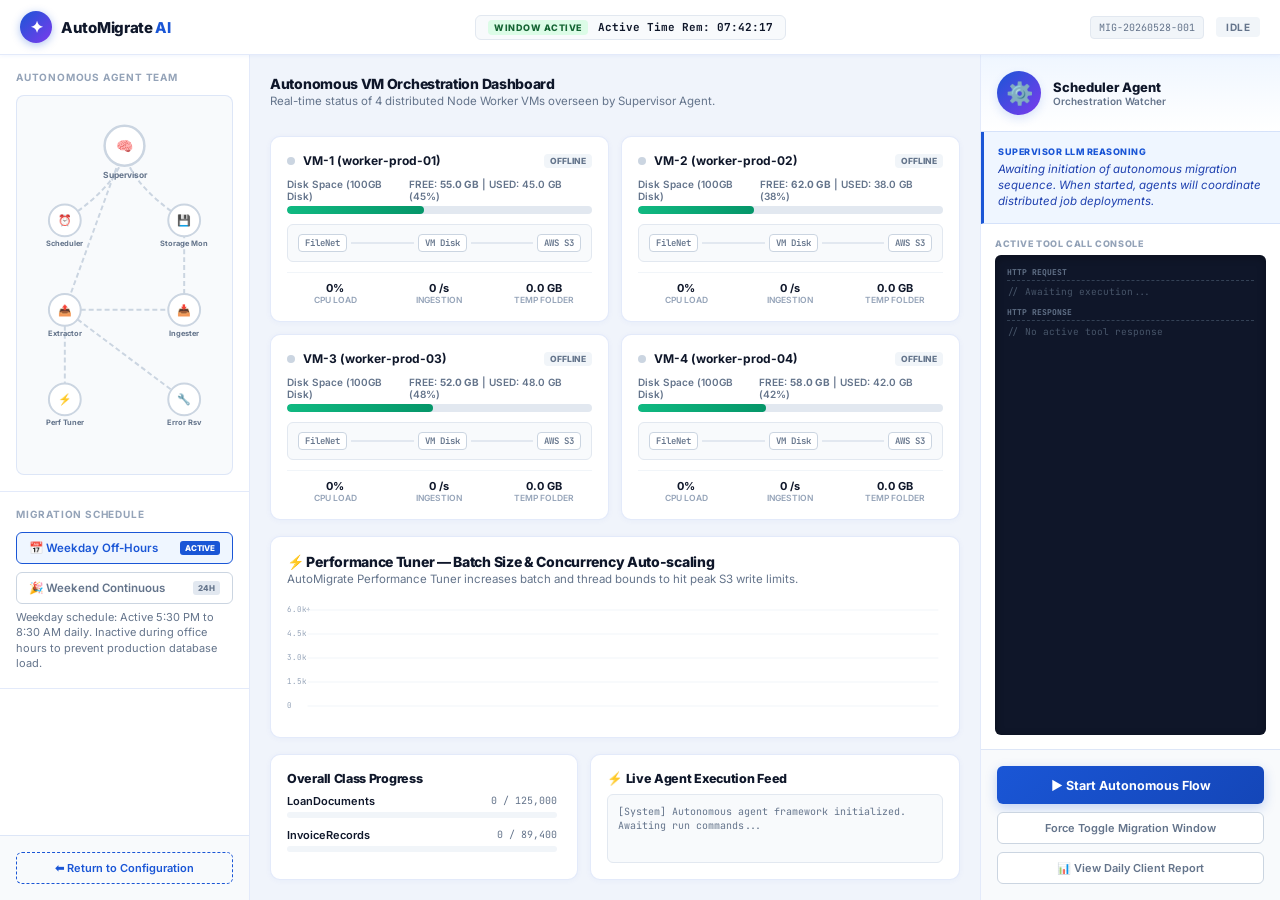
<file: execution-dashboard.html>
<!DOCTYPE html>
<html lang="en">
<head>
<meta charset="UTF-8">
<meta name="viewport" content="width=device-width, initial-scale=1.0">
<title>AutoMigrate AI — Autonomous Execution Dashboard</title>
<link rel="preconnect" href="https://fonts.googleapis.com" />
<link rel="preconnect" href="https://fonts.gstatic.com" crossorigin />
<link href="https://fonts.googleapis.com/css2?family=Inter:wght@400;500;600;700;800&family=JetBrains+Mono:wght@400;500;600&display=swap" rel="stylesheet" />
<style>
/* ─── RESET & BASE ────────────────────────────────────────────── */
*, *::before, *::after { box-sizing: border-box; margin: 0; padding: 0; }
html, body { height: 100%; overflow: hidden; }
body {
  font-family: 'Inter', sans-serif;
  font-size: 13px;
  background: #f0f4fb;
  color: #0f172a;
  display: flex;
  flex-direction: column;
}
:root {
  --blue: #1a56d6;
  --blue-dark: #1446b8;
  --blue-light: #eff6ff;
  --teal: #0d9488;
  --green: #16a34a;
  --red: #dc2626;
  --amber: #d97706;
  --violet: #7c3aed;
  --bg: #f0f4fb;
  --white: #ffffff;
  --border: rgba(26,86,214,0.12);
  --text: #0f172a;
  --muted: #64748b;
  --dim: #94a3b8;
  --code-bg: #0f1629;
}
input, select, button { font-family: inherit; }
::-webkit-scrollbar { width: 6px; height: 6px; }
::-webkit-scrollbar-track { background: transparent; }
::-webkit-scrollbar-thumb { background: #cbd5e1; border-radius: 3px; }
::-webkit-scrollbar-thumb:hover { background: #94a3b8; }

/* ─── HEADER ──────────────────────────────────────────────────── */
#header {
  height: 55px;
  background: var(--white);
  border-bottom: 1px solid var(--border);
  display: flex;
  align-items: center;
  padding: 0 20px;
  gap: 20px;
  flex-shrink: 0;
  z-index: 100;
  box-shadow: 0 1px 4px rgba(26,86,214,0.06);
}
.logo-wrap { display: flex; align-items: center; gap: 9px; cursor: pointer; text-decoration: none; }
.logo-gem {
  width: 32px; height: 32px;
  border-radius: 50%;
  background: linear-gradient(135deg, #1a56d6 0%, #7c3aed 100%);
  display: flex; align-items: center; justify-content: center;
  color: #fff; font-size: 16px; font-weight: 800;
  box-shadow: 0 2px 8px rgba(26,86,214,0.35);
  flex-shrink: 0;
}
.logo-name { font-size: 15px; font-weight: 800; color: var(--text); letter-spacing: -0.3px; }
.logo-name span { color: var(--blue); }

.header-center {
  flex: 1;
  display: flex;
  align-items: center;
  justify-content: center;
  gap: 16px;
}
.window-status-card {
  background: #f8fafc;
  border: 1px solid #e2e8f0;
  border-radius: 6px;
  padding: 4px 12px;
  display: flex;
  align-items: center;
  gap: 10px;
}
.window-badge {
  font-size: 9px;
  font-weight: 800;
  padding: 2px 6px;
  border-radius: 4px;
  text-transform: uppercase;
  letter-spacing: 0.5px;
}
.window-open { background: #dcfce7; color: #166534; animation: pulseGreen 1.6s infinite; }
.window-closed { background: #fee2e2; color: #991b1b; }
.window-timer {
  font-family: 'JetBrains Mono', monospace;
  font-size: 11px;
  font-weight: 700;
  color: var(--text);
}

.header-right { display: flex; align-items: center; gap: 12px; }
.session-tag {
  font-family: 'JetBrains Mono', monospace;
  font-size: 10px;
  background: #f1f5f9;
  border: 1px solid #e2e8f0;
  padding: 4px 8px;
  border-radius: 4px;
  color: var(--muted);
}
.status-badge {
  font-size: 10px; font-weight: 700;
  padding: 4px 10px;
  border-radius: 4px;
  text-transform: uppercase;
  letter-spacing: 0.5px;
}
.badge-running { background: #dcfce7; color: var(--green); }
.badge-idle { background: #f1f5f9; color: var(--muted); }
.badge-paused { background: #fef3c7; color: var(--amber); animation: pulseOrange 1.4s infinite; }
.badge-done { background: #d1fae5; color: #065f46; }

@keyframes pulseGreen {
  0%, 100% { box-shadow: 0 0 0 0px rgba(22, 163, 74, 0.2); }
  50% { box-shadow: 0 0 0 4px rgba(22, 163, 74, 0.1); }
}
@keyframes pulseOrange {
  0%, 100% { box-shadow: 0 0 0 0px rgba(217, 119, 6, 0.2); }
  50% { box-shadow: 0 0 0 4px rgba(217, 119, 6, 0.1); }
}

/* ─── APP BODY LAYOUT ─────────────────────────────────────────── */
#app-body {
  flex: 1;
  display: flex;
  overflow: hidden;
  min-height: 0;
}

/* ─── LEFT PANEL: Agent Graph & Schedule (250px) ──────────────── */
#left-panel {
  width: 250px;
  flex-shrink: 0;
  background: var(--white);
  border-right: 1px solid var(--border);
  display: flex;
  flex-direction: column;
  overflow-y: auto;
}
.panel-section {
  padding: 16px;
  border-bottom: 1px solid var(--border);
}
.panel-section-title {
  font-size: 10px;
  font-weight: 700;
  text-transform: uppercase;
  letter-spacing: 0.8px;
  color: var(--dim);
  margin-bottom: 12px;
}

/* Agent Nodes Graph CSS */
.agent-flow-graph {
  display: flex;
  flex-direction: column;
  gap: 8px;
  position: relative;
}
.agent-node {
  display: flex;
  align-items: center;
  gap: 10px;
  padding: 8px 10px;
  border: 1px solid transparent;
  border-radius: 6px;
  background: #f8fafc;
  transition: all 0.25s;
}
.agent-node.active {
  background: var(--blue-light);
  border-color: rgba(26,86,214,0.2);
  box-shadow: 0 2px 6px rgba(26,86,214,0.06);
}
.agent-node.active .an-icon-wrap {
  animation: pulseNode 1.4s ease-in-out infinite;
}
.an-icon-wrap {
  width: 26px; height: 26px;
  border-radius: 50%;
  background: #e2e8f0;
  display: flex; align-items: center; justify-content: center;
  font-size: 12px;
  flex-shrink: 0;
  transition: background 0.3s;
}
.agent-node.active .an-icon-wrap {
  background: var(--blue);
  color: white;
}
.an-info { flex: 1; min-width: 0; }
.an-name { font-size: 11.5px; font-weight: 600; color: var(--text); }
.an-role { font-size: 9px; color: var(--muted); text-overflow: ellipsis; overflow: hidden; white-space: nowrap; }
.an-status {
  font-size: 8px; font-weight: 800;
  padding: 2px 5px;
  border-radius: 3px;
  text-transform: uppercase;
}
.ans-idle { background: #e2e8f0; color: var(--muted); }
.ans-active { background: #dcfce7; color: var(--green); }
.ans-paused { background: #fee2e2; color: var(--red); }

@keyframes pulseNode {
  0%, 100% { transform: scale(1); }
  50% { transform: scale(1.08); }
}

/* Schedule Toggles */
.schedule-group {
  display: flex;
  flex-direction: column;
  gap: 8px;
}
.schedule-btn {
  display: flex;
  align-items: center;
  justify-content: space-between;
  padding: 8px 12px;
  border: 1px solid #cbd5e1;
  background: var(--white);
  border-radius: 6px;
  cursor: pointer;
  transition: all 0.2s;
  font-size: 11.5px;
  font-weight: 600;
  color: var(--muted);
}
.schedule-btn.active {
  border-color: var(--blue);
  background: var(--blue-light);
  color: var(--blue);
}
.schedule-btn span.tag {
  font-size: 8px;
  font-weight: 800;
  background: #e2e8f0;
  color: var(--muted);
  padding: 2px 5px;
  border-radius: 3px;
  text-transform: uppercase;
}
.schedule-btn.active span.tag {
  background: var(--blue);
  color: white;
}
.schedule-desc {
  font-size: 11px;
  color: var(--muted);
  line-height: 1.4;
  margin-top: 6px;
}

/* Sidebar Action Link */
.sidebar-footer {
  margin-top: auto;
  padding: 16px;
  border-top: 1px solid var(--border);
  background: #f8fafc;
}
.back-wizard-btn {
  display: flex;
  align-items: center;
  justify-content: center;
  gap: 6px;
  width: 100%;
  padding: 8px;
  border: 1px dashed var(--blue);
  border-radius: 6px;
  color: var(--blue);
  font-weight: 600;
  text-decoration: none;
  font-size: 11px;
  transition: all 0.2s;
}
.back-wizard-btn:hover {
  background: var(--blue-light);
  border-style: solid;
}

/* ─── CENTER PANEL: Dashboard Grid (flex: 1) ─────────────────── */
#center-panel {
  flex: 1;
  overflow-y: auto;
  padding: 20px;
  display: flex;
  flex-direction: column;
  gap: 16px;
  min-width: 0;
}
.section-title {
  font-size: 14px;
  font-weight: 800;
  color: var(--text);
  letter-spacing: -0.3px;
  margin-bottom: 2px;
}
.section-desc { font-size: 11.5px; color: var(--muted); margin-bottom: 12px; }

/* VM Grid Layout */
.vm-grid {
  display: grid;
  grid-template-columns: repeat(2, 1fr);
  gap: 12px;
}
.vm-card {
  background: var(--white);
  border: 1px solid var(--border);
  border-radius: 10px;
  padding: 16px;
  box-shadow: 0 1px 6px rgba(26,86,214,0.04);
  transition: border-color 0.3s, box-shadow 0.3s;
  display: flex;
  flex-direction: column;
  gap: 10px;
}
.vm-card.active { border-color: rgba(26,86,214,0.25); box-shadow: 0 4px 12px rgba(26,86,214,0.06); }
.vm-card.critical { border-color: var(--red); box-shadow: 0 4px 16px rgba(220,38,38,0.1); }
.vm-header {
  display: flex;
  justify-content: space-between;
  align-items: center;
}
.vm-identity { display: flex; align-items: center; gap: 8px; }
.vm-indicator {
  width: 8px; height: 8px; border-radius: 50%;
  background: #cbd5e1;
}
.vm-card.active .vm-indicator { background: var(--green); animation: pulseGreen 1.4s infinite; }
.vm-card.critical .vm-indicator { background: var(--red); animation: pulseRed 1s infinite; }
.vm-card.paused .vm-indicator { background: var(--amber); animation: pulseOrange 1.4s infinite; }
.vm-name { font-size: 12px; font-weight: 700; color: var(--text); }
.vm-ip { font-family: 'JetBrains Mono', monospace; font-size: 9px; color: var(--dim); }
.vm-status-badge {
  font-size: 8.5px; font-weight: 800;
  padding: 2px 6px; border-radius: 4px;
  text-transform: uppercase;
}
.vms-offline { background: #f1f5f9; color: var(--muted); }
.vms-active { background: #dcfce7; color: #166534; }
.vms-paused { background: #fee2e2; color: #991b1b; }
.vms-cleaning { background: #e0f2fe; color: #0369a1; }

@keyframes pulseRed {
  0%, 100% { box-shadow: 0 0 0 0px rgba(220, 38, 38, 0.4); }
  50% { box-shadow: 0 0 0 5px rgba(220, 38, 38, 0.1); }
}

/* VM Storage Bar */
.vm-storage-sec {
  display: flex;
  flex-direction: column;
  gap: 4px;
}
.vms-lbl-row {
  display: flex;
  justify-content: space-between;
  font-size: 10px;
  font-weight: 600;
  color: var(--muted);
}
.vms-bar-bg {
  height: 8px;
  background: #e2e8f0;
  border-radius: 4px;
  overflow: hidden;
  position: relative;
}
.vms-bar-fill {
  height: 100%;
  width: 0%;
  background: linear-gradient(90deg, #10b981, #059669);
  border-radius: 4px;
  transition: width 0.4s ease, background 0.4s ease;
}
.vm-card.medium .vms-bar-fill {
  background: linear-gradient(90deg, #f59e0b, #d97706);
}
.vm-card.critical .vms-bar-fill {
  background: linear-gradient(90deg, #ef4444, #dc2626);
}
.vm-storage-alert {
  font-size: 8.5px;
  font-weight: 700;
  color: var(--red);
  display: none;
}
.vm-card.critical .vm-storage-alert { display: inline; }

/* VM Pipeline CSS */
.vm-pipeline {
  height: 38px;
  background: #f8fafc;
  border: 1px solid #e2e8f0;
  border-radius: 6px;
  padding: 4px 10px;
  display: flex;
  align-items: center;
  justify-content: space-between;
  font-family: 'JetBrains Mono', monospace;
  font-size: 9px;
  position: relative;
  overflow: hidden;
}
.pipeline-node {
  z-index: 2;
  background: var(--white);
  border: 1px solid #cbd5e1;
  padding: 2px 6px;
  border-radius: 4px;
  font-weight: 600;
  color: var(--muted);
}
.vm-card.active .pipeline-node.active {
  border-color: var(--blue);
  color: var(--blue);
  box-shadow: 0 1px 4px rgba(26,86,214,0.1);
}
.pipeline-arrow {
  flex: 1;
  height: 2px;
  background: #e2e8f0;
  position: relative;
  margin: 0 4px;
}
.vm-card.active .pipeline-arrow.active {
  background: linear-gradient(90deg, var(--blue) 50%, #e2e8f0 50%);
  background-size: 200% 100%;
  animation: flowingLine 1s linear infinite;
}
@keyframes flowingLine {
  0% { background-position: 100% 0; }
  100% { background-position: 0% 0; }
}

.vm-telemetry {
  display: grid;
  grid-template-columns: repeat(3, 1fr);
  gap: 8px;
  border-top: 1px solid #f1f5f9;
  padding-top: 8px;
  text-align: center;
}
.vmt-item { display: flex; flex-direction: column; }
.vmt-val { font-size: 11px; font-weight: 700; color: var(--text); }
.vmt-lbl { font-size: 8.5px; color: var(--dim); text-transform: uppercase; font-weight: 600; }

/* Tuning Section */
.tuning-section {
  background: var(--white);
  border: 1px solid var(--border);
  border-radius: 10px;
  padding: 16px;
  box-shadow: 0 1px 6px rgba(26,86,214,0.04);
}
.tuning-chart-wrap {
  position: relative;
  margin-top: 10px;
}
#chart-svg {
  width: 100%;
  height: 120px;
  overflow: visible;
}

/* Progress & Live Feed Section */
.bottom-split {
  display: grid;
  grid-template-columns: 1fr 1.2fr;
  gap: 12px;
  min-height: 0;
  flex: 1;
}
.progress-panel, .feed-panel {
  background: var(--white);
  border: 1px solid var(--border);
  border-radius: 10px;
  padding: 16px;
  box-shadow: 0 1px 6px rgba(26,86,214,0.04);
  display: flex;
  flex-direction: column;
  min-height: 0;
}
.progress-list {
  display: flex;
  flex-direction: column;
  gap: 10px;
  overflow-y: auto;
  padding-right: 4px;
}
.prog-row {
  display: flex;
  flex-direction: column;
  gap: 4px;
}
.prog-labels {
  display: flex;
  justify-content: space-between;
  font-size: 11px;
}
.pr-name { font-weight: 600; color: var(--text); }
.pr-val { font-family: 'JetBrains Mono', monospace; font-size: 10px; color: var(--muted); }
.pr-bar-bg {
  height: 6px;
  background: #f1f5f9;
  border-radius: 3px;
  overflow: hidden;
}
.pr-bar-fill {
  height: 100%;
  width: 0%;
  background: var(--blue);
  border-radius: 3px;
  transition: width 0.3s ease;
}

.live-feed-scroll {
  flex: 1;
  overflow-y: auto;
  border: 1px solid #e2e8f0;
  background: #f8fafc;
  border-radius: 6px;
  padding: 10px;
  font-family: 'JetBrains Mono', monospace;
  font-size: 10px;
  display: flex;
  flex-direction: column;
  gap: 6px;
}
.lf-entry {
  line-height: 1.4;
  opacity: 0;
  transform: translateY(4px);
  transition: all 0.2s;
}
.lf-entry.show { opacity: 1; transform: translateY(0); }
.lf-ts { color: var(--dim); margin-right: 6px; }
.lf-type {
  font-weight: 700;
  padding: 1px 4px;
  border-radius: 3px;
  margin-right: 6px;
  text-transform: uppercase;
  font-size: 8px;
}
.lf-t-info { background: #eff6ff; color: #1e40af; }
.lf-t-ok { background: #ecfdf5; color: #047857; }
.lf-t-warn { background: #fffbeb; color: #b45309; font-weight: 800; animation: blinkWarning 1.2s infinite; }
.lf-t-heal { background: #faf5ff; color: #6b21a8; }
.lf-t-done { background: #f0fdf4; color: #15803d; font-weight: 800; }

@keyframes blinkWarning {
  0%, 100% { opacity: 1; }
  50% { opacity: 0.6; }
}

/* ─── RIGHT PANEL: Console & Agent Reasoning (300px) ────────── */
#right-panel {
  width: 300px;
  flex-shrink: 0;
  background: var(--white);
  border-left: 1px solid var(--border);
  display: flex;
  flex-direction: column;
  overflow-y: auto;
}
.ap-card {
  padding: 16px;
  background: linear-gradient(180deg, var(--blue-light) 0%, var(--white) 100%);
  border-bottom: 1px solid var(--border);
  display: flex;
  gap: 12px;
  align-items: center;
}
.ap-avatar {
  width: 44px; height: 44px;
  border-radius: 50%;
  background: linear-gradient(135deg, var(--blue) 0%, var(--violet) 100%);
  display: flex; align-items: center; justify-content: center;
  font-size: 22px;
  color: white;
  box-shadow: 0 4px 10px rgba(26,86,214,0.15);
  flex-shrink: 0;
}
.ap-meta { flex: 1; min-width: 0; }
.ap-name { font-size: 13px; font-weight: 800; color: var(--text); }
.ap-role { font-size: 10px; font-weight: 600; color: var(--muted); }

.reasoning-bubble {
  padding: 14px;
  border-bottom: 1px solid var(--border);
  background: #eff6ff;
  border-left: 3px solid var(--blue);
}
.rb-title {
  font-size: 9px;
  font-weight: 800;
  text-transform: uppercase;
  color: var(--blue);
  letter-spacing: 0.5px;
  margin-bottom: 4px;
}
.rb-text { font-size: 11.5px; color: #1e40af; line-height: 1.4; font-style: italic; }

.tool-call-section {
  flex: 1;
  display: flex;
  flex-direction: column;
  padding: 14px;
  min-height: 250px;
}
.tcs-title {
  font-size: 9px;
  font-weight: 800;
  text-transform: uppercase;
  color: var(--dim);
  letter-spacing: 0.6px;
  margin-bottom: 6px;
}
.tcs-console {
  flex: 1;
  background: var(--code-bg);
  border-radius: 6px;
  padding: 12px;
  color: #e2e8f0;
  font-family: 'JetBrains Mono', monospace;
  font-size: 9.5px;
  line-height: 1.4;
  overflow-y: auto;
  box-shadow: inset 0 2px 8px rgba(0,0,0,0.3);
}
.tcs-label { color: #64748b; font-weight: 700; font-size: 8px; margin: 8px 0 4px; border-bottom: 1px dashed #334155; padding-bottom: 2px; }
.tcs-label:first-child { margin-top: 0; }

/* Syntax styling */
.tc-fn { color: #38bdf8; font-weight: bold; }
.tc-key { color: #c084fc; }
.tc-str { color: #2dd4bf; }
.tc-num { color: #fbbf24; }
.tc-punct { color: #94a3b8; }
.tc-bool { color: #f43f5e; font-weight: bold; }
.tc-response { color: #34d399; }
.tc-dim { color: #475569; }

.controls-footer {
  padding: 16px;
  background: #f8fafc;
  border-top: 1px solid var(--border);
  display: flex;
  flex-direction: column;
  gap: 8px;
}
.primary-btn {
  height: 38px;
  border: none;
  background: linear-gradient(135deg, var(--blue) 0%, var(--blue-dark) 100%);
  color: white;
  font-weight: 700;
  border-radius: 6px;
  cursor: pointer;
  box-shadow: 0 4px 12px rgba(26,86,214,0.25);
  transition: all 0.2s;
  display: flex; align-items: center; justify-content: center; gap: 8px;
  font-size: 12.5px;
}
.primary-btn:hover {
  transform: translateY(-1px);
  box-shadow: 0 6px 16px rgba(26,86,214,0.35);
}
.primary-btn:active { transform: translateY(0); }
.primary-btn:disabled {
  background: #cbd5e1;
  color: #94a3b8;
  cursor: not-allowed;
  box-shadow: none;
  transform: none;
}
.secondary-btn {
  height: 32px;
  border: 1px solid #cbd5e1;
  background: var(--white);
  color: var(--muted);
  font-weight: 600;
  border-radius: 6px;
  cursor: pointer;
  transition: all 0.15s;
  font-size: 11px;
}
.secondary-btn:hover {
  background: #f1f5f9;
  color: var(--text);
  border-color: #94a3b8;
}

/* ─── RECONCILIATION DAILY STATUS EMAIL MODAL ────────────────── */
.modal-overlay {
  position: fixed;
  top: 0; left: 0; width: 100%; height: 100%;
  background: rgba(15, 23, 42, 0.4);
  backdrop-filter: blur(4px);
  z-index: 1000;
  display: flex; align-items: center; justify-content: center;
  opacity: 0; pointer-events: none;
  transition: opacity 0.3s ease;
}
.modal-overlay.open { opacity: 1; pointer-events: auto; }
.modal-card {
  width: 950px;
  max-width: 95%;
  background: var(--white);
  border-radius: 12px;
  box-shadow: 0 20px 25px -5px rgba(0,0,0,0.1), 0 10px 10px -5px rgba(0,0,0,0.04);
  border: 1px solid var(--border);
  overflow: hidden;
  display: flex;
  flex-direction: column;
  max-height: 90vh;
  transform: scale(0.95);
  transition: transform 0.3s ease;
}
.modal-overlay.open .modal-card { transform: scale(1); }
.modal-header {
  padding: 14px 20px;
  background: var(--white);
  border-bottom: 1px solid #e2e8f0;
  display: flex;
  justify-content: space-between;
  align-items: center;
  flex-shrink: 0;
}
.modal-title { font-size: 14px; font-weight: 800; color: var(--text); }
.close-modal-btn {
  background: transparent; border: none; font-size: 18px; color: var(--muted); cursor: pointer;
}
.modal-body {
  padding: 0;
  overflow: hidden;
  background: #f8fafc;
}
.modal-footer {
  padding: 12px 20px;
  background: #f8fafc;
  border-top: 1px solid #e2e8f0;
  display: flex;
  justify-content: flex-end;
  gap: 10px;
  flex-shrink: 0;
}
/* SVG Agent Graph styles */
.graph-node circle {
  transition: all 0.3s ease;
}
.graph-node.active circle {
  stroke-width: 3px !important;
  animation: agentGlowPulse 1.2s ease-in-out infinite alternate;
}
.graph-node.active text {
  font-weight: bold;
}
.animated-flow-path {
  opacity: 1 !important;
  animation: svgFlow 0.8s linear infinite;
}
@keyframes svgFlow {
  from { stroke-dashoffset: 20; }
  to { stroke-dashoffset: 0; }
}
@keyframes agentGlowPulse {
  0% {
    stroke-width: 2.5px;
    stroke-opacity: 0.6;
    filter: drop-shadow(0 0 3px var(--agent-glow, #1a56d6));
  }
  100% {
    stroke-width: 4.5px;
    stroke-opacity: 1.0;
    filter: drop-shadow(0 0 12px var(--agent-glow, #1a56d6));
  }
}
</style>
</head>
<body>

<!-- ═══ HEADER ════════════════════════════════════════════════════ -->
<div id="header">
  <a class="logo-wrap" href="index.html">
    <div class="logo-gem">✦</div>
    <div class="logo-name">AutoMigrate <span>AI</span></div>
  </a>

  <div class="header-center">
    <div class="window-status-card">
      <span class="window-badge window-open" id="win-badge">Window Active</span>
      <span class="window-timer" id="win-timer">Loading schedule...</span>
    </div>
  </div>

  <div class="header-right">
    <div class="session-tag">MIG-20260528-001</div>
    <div class="status-badge badge-idle" id="exec-status">IDLE</div>
  </div>
</div>

<!-- ═══ APP BODY ══════════════════════════════════════════════════ -->
<div id="app-body">

  <!-- LEFT: Agent Nodes & Schedule -->
  <div id="left-panel">
    <div class="panel-section">
      <div class="panel-section-title">Autonomous Agent Team</div>
      <div class="agent-flow-graph-container" style="position: relative; height: 380px; width: 100%; background: #f8fafc; border-radius: 8px; border: 1px solid var(--border); overflow: hidden;">
        <svg id="agent-graph-svg" width="100%" height="100%" viewBox="0 0 210 380">
          <defs>
            <!-- Glowing filters -->
            <filter id="glow-active" x="-20%" y="-20%" width="140%" height="140%">
              <feGaussianBlur stdDeviation="3" result="blur" />
              <feComposite in="SourceGraphic" in2="blur" operator="over" />
            </filter>
          </defs>
          
          <!-- Connective Paths -->
          <path id="path-scheduler" d="M 45,125 Q 105,85 105,50" fill="none" stroke="#cbd5e1" stroke-width="2" stroke-dasharray="5,3"/>
          <path id="path-storage" d="M 165,125 Q 105,85 105,50" fill="none" stroke="#cbd5e1" stroke-width="2" stroke-dasharray="5,3"/>
          <path id="path-supervisor-extract" d="M 105,50 L 45,215" fill="none" stroke="#cbd5e1" stroke-width="2" stroke-dasharray="5,3"/>
          <path id="path-extractor-ingester" d="M 45,215 L 165,215" fill="none" stroke="#cbd5e1" stroke-width="2" stroke-dasharray="5,3"/>
          <path id="path-ingester-storage" d="M 165,215 L 165,125" fill="none" stroke="#cbd5e1" stroke-width="2" stroke-dasharray="5,3"/>
          <path id="path-extractor-tuner" d="M 45,215 L 45,305" fill="none" stroke="#cbd5e1" stroke-width="2" stroke-dasharray="5,3"/>
          <path id="path-extractor-error" d="M 45,215 L 165,305" fill="none" stroke="#cbd5e1" stroke-width="2" stroke-dasharray="5,3"/>

          <!-- Animated Flow Lines (only visible when active) -->
          <path id="flow-scheduler" d="M 45,125 Q 105,85 105,50" fill="none" stroke="var(--blue)" stroke-width="2.5" stroke-dasharray="6,4" stroke-dashoffset="0" opacity="0"/>
          <path id="flow-storage" d="M 165,125 Q 105,85 105,50" fill="none" stroke="var(--red)" stroke-width="2.5" stroke-dasharray="6,4" stroke-dashoffset="0" opacity="0"/>
          <path id="flow-supervisor-extract" d="M 105,50 L 45,215" fill="none" stroke="var(--violet)" stroke-width="2.5" stroke-dasharray="6,4" stroke-dashoffset="0" opacity="0"/>
          <path id="flow-extractor-ingester" d="M 45,215 L 165,215" fill="none" stroke="var(--teal)" stroke-width="2.5" stroke-dasharray="6,4" stroke-dashoffset="0" opacity="0"/>
          <path id="flow-ingester-storage" d="M 165,215 L 165,125" fill="none" stroke="var(--red)" stroke-width="2.5" stroke-dasharray="6,4" stroke-dashoffset="0" opacity="0"/>
          <path id="flow-extractor-tuner" d="M 45,215 L 45,305" fill="none" stroke="var(--green)" stroke-width="2.5" stroke-dasharray="6,4" stroke-dashoffset="0" opacity="0"/>
          <path id="flow-extractor-error" d="M 45,215 L 165,305" fill="none" stroke="var(--amber)" stroke-width="2.5" stroke-dasharray="6,4" stroke-dashoffset="0" opacity="0"/>

          <!-- Node 1: Master Supervisor -->
          <g id="gnode-supervisor" class="graph-node" transform="translate(105,50)">
            <circle r="20" fill="#ffffff" stroke="#cbd5e1" stroke-width="2.5" id="c-supervisor"/>
            <text y="5" text-anchor="middle" font-size="14" font-family="Inter">🧠</text>
            <text y="32" text-anchor="middle" font-size="8.5" font-weight="700" fill="var(--muted)" font-family="Inter" id="t-supervisor">Supervisor</text>
          </g>

          <!-- Node 2: Scheduler Agent -->
          <g id="gnode-scheduler" class="graph-node" transform="translate(45,125)">
            <circle r="16" fill="#ffffff" stroke="#cbd5e1" stroke-width="2" id="c-scheduler"/>
            <text y="4" text-anchor="middle" font-size="11" font-family="Inter">⏰</text>
            <text y="26" text-anchor="middle" font-size="7.5" font-weight="700" fill="var(--muted)" font-family="Inter" id="t-scheduler">Scheduler</text>
          </g>

          <!-- Node 3: Storage Monitor -->
          <g id="gnode-storage" class="graph-node" transform="translate(165,125)">
            <circle r="16" fill="#ffffff" stroke="#cbd5e1" stroke-width="2" id="c-storage"/>
            <text y="4" text-anchor="middle" font-size="11" font-family="Inter">💾</text>
            <text y="26" text-anchor="middle" font-size="7.5" font-weight="700" fill="var(--muted)" font-family="Inter" id="t-storage">Storage Mon</text>
          </g>

          <!-- Node 4: Extractor Agent -->
          <g id="gnode-extractor" class="graph-node" transform="translate(45,215)">
            <circle r="16" fill="#ffffff" stroke="#cbd5e1" stroke-width="2" id="c-extractor"/>
            <text y="4" text-anchor="middle" font-size="11" font-family="Inter">📤</text>
            <text y="26" text-anchor="middle" font-size="7.5" font-weight="700" fill="var(--muted)" font-family="Inter" id="t-extractor">Extractor</text>
          </g>

          <!-- Node 5: Ingester Agent -->
          <g id="gnode-ingester" class="graph-node" transform="translate(165,215)">
            <circle r="16" fill="#ffffff" stroke="#cbd5e1" stroke-width="2" id="c-ingester"/>
            <text y="4" text-anchor="middle" font-size="11" font-family="Inter">📥</text>
            <text y="26" text-anchor="middle" font-size="7.5" font-weight="700" fill="var(--muted)" font-family="Inter" id="t-ingester">Ingester</text>
          </g>

          <!-- Node 6: Performance Tuner -->
          <g id="gnode-tuner" class="graph-node" transform="translate(45,305)">
            <circle r="16" fill="#ffffff" stroke="#cbd5e1" stroke-width="2" id="c-tuner"/>
            <text y="4" text-anchor="middle" font-size="11" font-family="Inter">⚡</text>
            <text y="26" text-anchor="middle" font-size="7.5" font-weight="700" fill="var(--muted)" font-family="Inter" id="t-tuner">Perf Tuner</text>
          </g>

          <!-- Node 7: Error Resolver -->
          <g id="gnode-error" class="graph-node" transform="translate(165,305)">
            <circle r="16" fill="#ffffff" stroke="#cbd5e1" stroke-width="2" id="c-error"/>
            <text y="4" text-anchor="middle" font-size="11" font-family="Inter">🔧</text>
            <text y="26" text-anchor="middle" font-size="7.5" font-weight="700" fill="var(--muted)" font-family="Inter" id="t-error">Error Rsv</text>
          </g>
        </svg>
      </div>
    </div>

    <div class="panel-section">
      <div class="panel-section-title">Migration Schedule</div>
      <div class="schedule-group">
        <button class="schedule-btn active" id="sched-week" onclick="toggleSchedule('week')">
          <span>📅 Weekday Off-Hours</span>
          <span class="tag">Active</span>
        </button>
        <button class="schedule-btn" id="sched-weekend" onclick="toggleSchedule('weekend')">
          <span>🎉 Weekend Continuous</span>
          <span class="tag">24H</span>
        </button>
      </div>
      <div class="schedule-desc" id="sched-desc">
        Weekday schedule: Active 5:30 PM to 8:30 AM daily. Inactive during office hours to prevent production database load.
      </div>
    </div>

    <div class="sidebar-footer">
      <a href="index.html" class="back-wizard-btn">
        <span>⬅ Return to Configuration</span>
      </a>
    </div>
  </div>

  <!-- CENTER: Real-time Operational VM Monitor & Charts -->
  <div id="center-panel">
    <div>
      <div class="section-title">Autonomous VM Orchestration Dashboard</div>
      <div class="section-desc">Real-time status of 4 distributed Node Worker VMs overseen by Supervisor Agent.</div>
    </div>

    <!-- 4 VMs Grid -->
    <div class="vm-grid">
      <!-- VM-1 -->
      <div class="vm-card" id="vm-card-1">
        <div class="vm-header">
          <div class="vm-identity">
            <div class="vm-indicator"></div>
            <span class="vm-name">VM-1 (worker-prod-01)</span>
          </div>
          <span class="vm-status-badge vms-offline" id="vm-s-1">OFFLINE</span>
        </div>
        
        <div class="vm-storage-sec">
          <div class="vms-lbl-row">
            <span>Disk Space (100GB Disk)</span>
            <span class="vm-storage-alert">DISK THRESHOLD WARNING</span>
            <span id="vm-space-txt-1">USED: 45GB (45%)</span>
          </div>
          <div class="vms-bar-bg">
            <div class="vms-bar-fill" id="vm-bar-1"></div>
          </div>
        </div>

        <div class="vm-pipeline" id="vm-pipe-1">
          <span class="pipeline-node" id="vm-n-src-1">FileNet</span>
          <span class="pipeline-arrow" id="vm-a-1-1"></span>
          <span class="pipeline-node" id="vm-n-disk-1">VM Disk</span>
          <span class="pipeline-arrow" id="vm-a-2-1"></span>
          <span class="pipeline-node" id="vm-n-tgt-1">AWS S3</span>
        </div>

        <div class="vm-telemetry">
          <div class="vmt-item">
            <span class="vmt-val" id="vm-cpu-1">0%</span>
            <span class="vmt-lbl">CPU Load</span>
          </div>
          <div class="vmt-item">
            <span class="vmt-val" id="vm-tput-1">0 /s</span>
            <span class="vmt-lbl">Ingestion</span>
          </div>
          <div class="vmt-item">
            <span class="vmt-val" id="vm-dir-1">0 GB</span>
            <span class="vmt-lbl">Temp Folder</span>
          </div>
        </div>
      </div>

      <!-- VM-2 -->
      <div class="vm-card" id="vm-card-2">
        <div class="vm-header">
          <div class="vm-identity">
            <div class="vm-indicator"></div>
            <span class="vm-name">VM-2 (worker-prod-02)</span>
          </div>
          <span class="vm-status-badge vms-offline" id="vm-s-2">OFFLINE</span>
        </div>
        
        <div class="vm-storage-sec">
          <div class="vms-lbl-row">
            <span>Disk Space (100GB Disk)</span>
            <span class="vm-storage-alert">DISK THRESHOLD WARNING</span>
            <span id="vm-space-txt-2">USED: 45GB (45%)</span>
          </div>
          <div class="vms-bar-bg">
            <div class="vms-bar-fill" id="vm-bar-2"></div>
          </div>
        </div>

        <div class="vm-pipeline" id="vm-pipe-2">
          <span class="pipeline-node" id="vm-n-src-2">FileNet</span>
          <span class="pipeline-arrow" id="vm-a-1-2"></span>
          <span class="pipeline-node" id="vm-n-disk-2">VM Disk</span>
          <span class="pipeline-arrow" id="vm-a-2-2"></span>
          <span class="pipeline-node" id="vm-n-tgt-2">AWS S3</span>
        </div>

        <div class="vm-telemetry">
          <div class="vmt-item">
            <span class="vmt-val" id="vm-cpu-2">0%</span>
            <span class="vmt-lbl">CPU Load</span>
          </div>
          <div class="vmt-item">
            <span class="vmt-val" id="vm-tput-2">0 /s</span>
            <span class="vmt-lbl">Ingestion</span>
          </div>
          <div class="vmt-item">
            <span class="vmt-val" id="vm-dir-2">0 GB</span>
            <span class="vmt-lbl">Temp Folder</span>
          </div>
        </div>
      </div>

      <!-- VM-3 -->
      <div class="vm-card" id="vm-card-3">
        <div class="vm-header">
          <div class="vm-identity">
            <div class="vm-indicator"></div>
            <span class="vm-name">VM-3 (worker-prod-03)</span>
          </div>
          <span class="vm-status-badge vms-offline" id="vm-s-3">OFFLINE</span>
        </div>
        
        <div class="vm-storage-sec">
          <div class="vms-lbl-row">
            <span>Disk Space (100GB Disk)</span>
            <span class="vm-storage-alert" id="vms-alert-3">CRITICAL: &lt;10GB FREE</span>
            <span id="vm-space-txt-3">USED: 45GB (45%)</span>
          </div>
          <div class="vms-bar-bg">
            <div class="vms-bar-fill" id="vm-bar-3"></div>
          </div>
        </div>

        <div class="vm-pipeline" id="vm-pipe-3">
          <span class="pipeline-node" id="vm-n-src-3">FileNet</span>
          <span class="pipeline-arrow" id="vm-a-1-3"></span>
          <span class="pipeline-node" id="vm-n-disk-3">VM Disk</span>
          <span class="pipeline-arrow" id="vm-a-2-3"></span>
          <span class="pipeline-node" id="vm-n-tgt-3">AWS S3</span>
        </div>

        <div class="vm-telemetry">
          <div class="vmt-item">
            <span class="vmt-val" id="vm-cpu-3">0%</span>
            <span class="vmt-lbl">CPU Load</span>
          </div>
          <div class="vmt-item">
            <span class="vmt-val" id="vm-tput-3">0 /s</span>
            <span class="vmt-lbl">Ingestion</span>
          </div>
          <div class="vmt-item">
            <span class="vmt-val" id="vm-dir-3">0 GB</span>
            <span class="vmt-lbl">Temp Folder</span>
          </div>
        </div>
      </div>

      <!-- VM-4 -->
      <div class="vm-card" id="vm-card-4">
        <div class="vm-header">
          <div class="vm-identity">
            <div class="vm-indicator"></div>
            <span class="vm-name">VM-4 (worker-prod-04)</span>
          </div>
          <span class="vm-status-badge vms-offline" id="vm-s-4">OFFLINE</span>
        </div>
        
        <div class="vm-storage-sec">
          <div class="vms-lbl-row">
            <span>Disk Space (100GB Disk)</span>
            <span class="vm-storage-alert">DISK THRESHOLD WARNING</span>
            <span id="vm-space-txt-4">USED: 45GB (45%)</span>
          </div>
          <div class="vms-bar-bg">
            <div class="vms-bar-fill" id="vm-bar-4"></div>
          </div>
        </div>

        <div class="vm-pipeline" id="vm-pipe-4">
          <span class="pipeline-node" id="vm-n-src-4">FileNet</span>
          <span class="pipeline-arrow" id="vm-a-1-4"></span>
          <span class="pipeline-node" id="vm-n-disk-4">VM Disk</span>
          <span class="pipeline-arrow" id="vm-a-2-4"></span>
          <span class="pipeline-node" id="vm-n-tgt-4">AWS S3</span>
        </div>

        <div class="vm-telemetry">
          <div class="vmt-item">
            <span class="vmt-val" id="vm-cpu-4">0%</span>
            <span class="vmt-lbl">CPU Load</span>
          </div>
          <div class="vmt-item">
            <span class="vmt-val" id="vm-tput-4">0 /s</span>
            <span class="vmt-lbl">Ingestion</span>
          </div>
          <div class="vmt-item">
            <span class="vmt-val" id="vm-dir-4">0 GB</span>
            <span class="vmt-lbl">Temp Folder</span>
          </div>
        </div>
      </div>
    </div>

    <!-- Tuning Chart -->
    <div class="tuning-section">
      <div class="section-title">⚡ Performance Tuner — Batch Size & Concurrency Auto-scaling</div>
      <div class="section-desc" id="tuning-status-label">AutoMigrate Performance Tuner increases batch and thread bounds to hit peak S3 write limits.</div>
      
      <div class="tuning-chart-wrap">
        <svg id="chart-svg" viewBox="0 0 700 120" preserveAspectRatio="none">
          <defs>
            <linearGradient id="chartFill" x1="0" y1="0" x2="0" y2="1">
              <stop offset="0%" stop-color="#7c3aed" stop-opacity="0.3"/>
              <stop offset="100%" stop-color="#0d9488" stop-opacity="0.05"/>
            </linearGradient>
            <linearGradient id="lineGrad" x1="0" y1="0" x2="1" y2="0">
              <stop offset="0%" stop-color="#0d9488"/>
              <stop offset="100%" stop-color="#7c3aed"/>
            </linearGradient>
          </defs>
          <!-- Y axis labels -->
          <text x="0" y="110" fill="#94a3b8" font-size="8" font-family="JetBrains Mono, monospace">0</text>
          <text x="0" y="86" fill="#94a3b8" font-size="8" font-family="JetBrains Mono, monospace">1.5k</text>
          <text x="0" y="62" fill="#94a3b8" font-size="8" font-family="JetBrains Mono, monospace">3.0k</text>
          <text x="0" y="38" fill="#94a3b8" font-size="8" font-family="JetBrains Mono, monospace">4.5k</text>
          <text x="0" y="14" fill="#94a3b8" font-size="8" font-family="JetBrains Mono, monospace">6.0k+</text>
          
          <!-- Horizontal grid lines -->
          <line x1="22" y1="108" x2="695" y2="108" stroke="#f1f5f9" stroke-width="1"/>
          <line x1="22" y1="84" x2="695" y2="84" stroke="#f1f5f9" stroke-width="1"/>
          <line x1="22" y1="60" x2="695" y2="60" stroke="#f1f5f9" stroke-width="1"/>
          <line x1="22" y1="36" x2="695" y2="36" stroke="#f1f5f9" stroke-width="1"/>
          <line x1="22" y1="12" x2="695" y2="12" stroke="#f1f5f9" stroke-width="1"/>
          
          <!-- Chart fill polygon -->
          <polygon id="chart-fill" fill="url(#chartFill)" points=""/>
          <!-- Chart line -->
          <polyline id="chart-line" fill="none" stroke="url(#lineGrad)" stroke-width="2.5" stroke-linejoin="round" stroke-linecap="round" points=""/>
          
          <!-- Optimal line -->
          <line id="optimal-line" x1="22" y1="0" x2="695" y2="0" stroke="#16a34a" stroke-width="1.5" stroke-dasharray="6,4" opacity="0"/>
          <text id="optimal-label" x="530" y="0" fill="#16a34a" font-size="9" font-family="JetBrains Mono, monospace" font-weight="bold" opacity="0">OPTIMAL 4,380/s</text>
          
          <g id="chart-points"></g>
          <g id="chart-labels"></g>
        </svg>
      </div>
    </div>

    <!-- Bottom Split Panel -->
    <div class="bottom-split">
      <!-- Progress bars -->
      <div class="progress-panel">
        <div class="section-title" style="font-size:12.5px; margin-bottom:8px;">Overall Class Progress</div>
        <div class="progress-list">
          <div class="prog-row">
            <div class="prog-labels">
              <span class="pr-name">LoanDocuments</span>
              <span class="pr-val" id="pc-loan">0 / 125,000</span>
            </div>
            <div class="pr-bar-bg"><div class="pr-bar-fill" id="pb-loan"></div></div>
          </div>
          <div class="prog-row">
            <div class="prog-labels">
              <span class="pr-name">InvoiceRecords</span>
              <span class="pr-val" id="pc-invoice">0 / 89,400</span>
            </div>
            <div class="pr-bar-bg"><div class="pr-bar-fill" id="pb-invoice"></div></div>
          </div>
          <div class="prog-row">
            <div class="prog-labels">
              <span class="pr-name">Contracts</span>
              <span class="pr-val" id="pc-contracts">0 / 67,200</span>
            </div>
            <div class="pr-bar-bg"><div class="pr-bar-fill" id="pb-contracts"></div></div>
          </div>
          <div class="prog-row">
            <div class="prog-labels">
              <span class="pr-name">PolicyDocuments</span>
              <span class="pr-val" id="pc-policy">0 / 45,800</span>
            </div>
            <div class="pr-bar-bg"><div class="pr-bar-fill" id="pb-policy"></div></div>
          </div>
          <div class="prog-row">
            <div class="prog-labels">
              <span class="pr-name">AuditLogs</span>
              <span class="pr-val" id="pc-audit">0 / 22,600</span>
            </div>
            <div class="pr-bar-bg"><div class="pr-bar-fill" id="pb-audit"></div></div>
          </div>
        </div>
      </div>

      <!-- Live events -->
      <div class="feed-panel">
        <div class="section-title" style="font-size:12.5px; margin-bottom:8px;">⚡ Live Agent Execution Feed</div>
        <div class="live-feed-scroll" id="live-feed-scroll">
          <div class="lf-entry show" style="color: #64748b;">[System] Autonomous agent framework initialized. Awaiting run commands...</div>
        </div>
      </div>
    </div>
  </div>

  <!-- RIGHT: Code/Console trace & Agent reasoning -->
  <div id="right-panel">
    <!-- Active Agent Details -->
    <div class="ap-card">
      <div class="ap-avatar" id="ap-avatar">⚙️</div>
      <div class="ap-meta">
        <div class="ap-name" id="ap-agent-name">Scheduler Agent</div>
        <div class="ap-role" id="ap-agent-role">Orchestration Watcher</div>
      </div>
    </div>

    <!-- LLM Reasoning Bubble -->
    <div class="reasoning-bubble">
      <div class="rb-title">Supervisor LLM Reasoning</div>
      <div class="rb-text" id="ap-reasoning">Awaiting initiation of autonomous migration sequence. When started, agents will coordinate distributed job deployments.</div>
    </div>

    <!-- Monospaced API Tool Call Console -->
    <div class="tool-call-section">
      <div class="tcs-title">Active Tool Call Console</div>
      <div class="tcs-console" id="tcs-console">
        <div class="tcs-label">HTTP REQUEST</div>
        <div id="tc-content" class="tc-dim">// Awaiting execution...</div>
        <div class="tcs-label">HTTP RESPONSE</div>
        <div id="tc-response" class="tc-dim">// No active tool response</div>
      </div>
    </div>

    <!-- Primary Control Buttons -->
    <div class="controls-footer">
      <button class="primary-btn" id="start-btn" onclick="startAutonomousFlow()">
        <span>▶ Start Autonomous Flow</span>
      </button>
      <button class="secondary-btn" id="override-btn" onclick="toggleMigrationWindow()">
        <span>Force Toggle Migration Window</span>
      </button>
      <button class="secondary-btn" id="report-btn" onclick="openEmailReport()" disabled>
        <span>📊 View Daily Client Report</span>
      </button>
    </div>
  </div>
</div>

<!-- EMAIL REPORT MODAL -->
<div class="modal-overlay" id="report-modal">
  <div class="modal-card">
    <div class="modal-header">
      <div class="modal-title">✉️ Synthesized Daily Status Report Compiler (Multi-Agent Synthesized)</div>
      <button class="close-modal-btn" onclick="closeEmailReport()">×</button>
    </div>
    <div class="modal-body" style="padding: 0; display: flex; height: 68vh; min-height: 480px;">
      <!-- Left Side: Configuration & Controls (360px wide) -->
      <div class="email-compiler-controls" style="width: 360px; flex-shrink: 0; background: #ffffff; border-right: 1px solid #e2e8f0; padding: 16px; display: flex; flex-direction: column; gap: 12px; overflow-y: auto;">
        <div style="background: #eff6ff; border: 1px solid rgba(26,86,214,0.15); border-radius: 6px; padding: 10px; display: flex; align-items: center; gap: 8px;">
          <span style="font-size: 20px;">🤖</span>
          <div>
            <div style="font-size: 11px; font-weight: 700; color: #1a56d6;">REPORT AGENT IS COMPILING</div>
            <div style="font-size: 9.5px; color: #64748b;">Dynamically customizing synthesis variables</div>
          </div>
        </div>
        
        <div class="form-group">
          <label class="form-label" style="font-size: 10.5px;">Recipient Email</label>
          <input type="text" class="form-input" id="email-to" value="client-ops@rapidpro.com" oninput="triggerAiSynthesis()" style="height:30px; font-size:11.5px;" />
        </div>

        <div class="form-group">
          <label class="form-label" style="font-size: 10.5px;">CC Email</label>
          <input type="text" class="form-input" id="email-cc" value="stakeholders@rapidpro.com" oninput="triggerAiSynthesis()" style="height:30px; font-size:11.5px;" />
        </div>
        
        <div class="form-group">
          <label class="form-label" style="font-size: 10.5px;">Subject Line</label>
          <input type="text" class="form-input" id="email-subject" value="RapidPro Daily Migration Status - Session MIG-20260528-001" oninput="triggerAiSynthesis()" style="height:30px; font-size:11.5px;" />
        </div>

        <div class="form-group">
          <label class="form-label" style="font-size: 10.5px;">Synthesis Report Tone</label>
          <select class="form-select" id="email-tone" onchange="triggerAiSynthesis()" style="height:30px; font-size:11.5px; padding: 0 8px; border: 1px solid #cbd5e1; background: #fff;">
            <option value="executive" selected>👔 Executive Summary (Focus on SLAs, ROI & healing)</option>
            <option value="technical">💻 Technical Deep-Dive (Specs, VM loads, CPU & checks)</option>
            <option value="incident">🔧 Incident & Recovery (Self-healing details)</option>
          </select>
        </div>

        <div class="form-group">
          <label class="form-label" style="font-size: 10.5px;">Add Custom Notes / Remarks</label>
          <textarea class="form-input" id="email-notes" oninput="triggerAiSynthesis()" style="height: 75px; font-size: 11px; padding: 6px 10px; resize: none; line-height: 1.4; border: 1px solid #cbd5e1; background: #fff;" placeholder="Type custom notes here (e.g. Migration completed 10 minutes ahead of scheduled window limit...)"></textarea>
        </div>

        <div class="form-group">
          <label class="form-label" style="font-size: 10.5px;">Include Report Exhibits</label>
          <div style="display:flex; flex-direction:column; gap:5px; margin-top:2px;">
            <label style="display:flex; align-items:center; gap:8px; font-size:11px; color:#475569; cursor:pointer; font-weight:500;">
              <input type="checkbox" id="attach-checksum" checked onchange="triggerAiSynthesis()" style="accent-color:#1a56d6;" />
              SHA-256 Count Reconciliation
            </label>
            <label style="display:flex; align-items:center; gap:8px; font-size:11px; color:#475569; cursor:pointer; font-weight:500;">
              <input type="checkbox" id="attach-tuning" checked onchange="triggerAiSynthesis()" style="accent-color:#1a56d6;" />
              Performance scaling parameters
            </label>
            <label style="display:flex; align-items:center; gap:8px; font-size:11px; color:#475569; cursor:pointer; font-weight:500;">
              <input type="checkbox" id="attach-telemetry" onchange="triggerAiSynthesis()" style="accent-color:#1a56d6;" />
              Raw VM Telemetry reports
            </label>
          </div>
        </div>
      </div>

      <!-- Right Side: Rendered Email Live Preview -->
      <div class="email-preview-pane" style="flex: 1; background: #f1f5f9; padding: 16px; display: flex; flex-direction: column; overflow: hidden; position: relative;">
        <div style="display: flex; align-items: center; justify-content: space-between; margin-bottom: 8px; flex-shrink: 0;">
          <span style="font-weight: 700; font-size: 10.5px; color: #475569; text-transform: uppercase; letter-spacing: 0.5px;">Live HTML Preview Inbox</span>
          <span id="synthesis-badge" style="font-size: 9px; font-weight: 800; background: #dbeafe; color: #1e40af; padding: 2px 6px; border-radius: 4px; display: none;">⚡ REPORT AGENT COMPILING...</span>
        </div>

        <!-- Live Render Area -->
        <div id="email-body-content" style="flex: 1; overflow-y: auto; background: #ffffff; border: 1px solid #cbd5e1; border-radius: 8px; padding: 18px; box-shadow: 0 4px 10px rgba(0,0,0,0.03); position: relative;">
          <!-- Content injected by JS -->
        </div>

        <!-- AI Synthesis Pulsing Overlay -->
        <div id="synthesis-overlay" style="position: absolute; top: 0; left: 0; width: 100%; height: 100%; background: rgba(241,245,249,0.75); backdrop-filter: blur(2px); display: none; align-items: center; justify-content: center; z-index: 10; border-radius:0 0 8px 0;">
          <div style="background: white; border: 1px solid rgba(26,86,214,0.12); border-radius: 8px; padding: 14px 22px; box-shadow: 0 10px 15px -3px rgba(0,0,0,0.1); display: flex; align-items: center; gap: 10px;">
            <div class="spinner" style="width:14px; height:14px; border-width:2px; border-top-color:#1a56d6;"></div>
            <span style="font-weight:700; font-size:12px; color:#1e40af;">Agent synthesizing layout...</span>
          </div>
        </div>
      </div>
    </div>
    <div class="modal-footer">
      <button class="secondary-btn" style="height:32px; font-size:11px; padding:0 12px; margin-right:4px;" onclick="closeEmailReport()">Close Preview</button>
      <button class="secondary-btn" style="height:32px; font-size:11px; padding:0 12px; margin-right:4px;" onclick="copyEmailHTML()">📋 Copy HTML</button>
      <button class="secondary-btn" style="height:32px; font-size:11px; padding:0 12px; margin-right:4px;" onclick="openInMailClient()">📧 Open Outlook</button>
      <button class="primary-btn" style="height:32px; font-size:11px; padding:0 12px;" onclick="simulateEmailSend()">
        <span>🚀 Send Report</span>
      </button>
    </div>
  </div>
</div>

<script>
/* ═══════════════════════════════════════════════════════════════
   GLOBAL ERROR CATCHER & HEALTH MONITOR
   ═══════════════════════════════════════════════════════════════ */
window.onerror = function(message, source, lineno, colno, error) {
  console.error("Global JS Error caught:", message, "at", source, ":", lineno);
  let errDiv = document.getElementById('global-error-banner');
  if (!errDiv) {
    errDiv = document.createElement('div');
    errDiv.id = 'global-error-banner';
    errDiv.style.cssText = 'position: fixed; top: 0; left: 0; width: 100%; background: #fee2e2; color: #b91c1c; border-bottom: 2px solid #f87171; padding: 12px; font-family: monospace; font-size: 12px; z-index: 99999; font-weight: bold; box-shadow: 0 4px 12px rgba(0,0,0,0.1);';
    document.body.appendChild(errDiv);
  }
  errDiv.innerHTML = `⚠️ JavaScript Error: ${message} (Line ${lineno}:${colno}) in ${source.split('/').pop()}`;
  return false;
};

/* ═══════════════════════════════════════════════════════════════
   STATE & DATA
   ═══════════════════════════════════════════════════════════════ */
let isRunning = false;
let windowOpen = true;
let secondsRemaining = 7 * 3600 + 42 * 60 + 18; // ~7h 42m remaining
let countdownInterval = null;
let mainSimInterval = null;
let activeScheduleType = 'week';

const AGENTS = {
  supervisor: { name: 'Master Supervisor', role: 'Decision & Orchestration', emoji: '🧠', color: '#1a56d6' },
  scheduler: { name: 'Scheduler Agent', role: 'Migration Window Guard', emoji: '⏰', color: '#d97706' },
  storage: { name: 'Storage Monitor', role: 'Disk Space Watchdog', emoji: '💾', color: '#dc2626' },
  extractor: { name: 'Extractor Agent', role: 'Parallel VM Extraction', emoji: '📤', color: '#7c3aed' },
  ingester: { name: 'Ingester Agent', role: 'AWS S3 Ingestion & Cleanup', emoji: '📥', color: '#0d9488' },
  tuner: { name: 'Performance Tuner', role: 'Dynamic Batch/Thread Optimizer', emoji: '⚡', color: '#16a34a' },
  error: { name: 'Error Resolver', role: 'Rollback & Checkpoint Retry', emoji: '🔧', color: '#b45309' }
};

let migState = {
  progress: 0,
  migrated: 0,
  throughput: 0,
  batchSize: 50000,
  threads: 4,
  errors: 0,
  healed: 0,
  totalDocs: 350000
};

let vms = [
  { id: 1, name: 'VM-1 (worker-prod-01)', ip: '10.240.0.11', status: 'offline', usedGb: 45.0, tempFolderGb: 0, cpu: 0, tput: 0, limitReached: false },
  { id: 2, name: 'VM-2 (worker-prod-02)', ip: '10.240.0.12', status: 'offline', usedGb: 38.0, tempFolderGb: 0, cpu: 0, tput: 0, limitReached: false },
  { id: 3, name: 'VM-3 (worker-prod-03)', ip: '10.240.0.13', status: 'offline', usedGb: 48.0, tempFolderGb: 0, cpu: 0, tput: 0, limitReached: false },
  { id: 4, name: 'VM-4 (worker-prod-04)', ip: '10.240.0.14', status: 'offline', usedGb: 42.0, tempFolderGb: 0, cpu: 0, tput: 0, limitReached: false }
];

let classProgress = { LoanDocuments: 0, InvoiceRecords: 0, Contracts: 0, PolicyDocuments: 0, AuditLogs: 0 };
let classTotals = { LoanDocuments: 125000, InvoiceRecords: 89400, Contracts: 67200, PolicyDocuments: 45800, AuditLogs: 22600 };
let chartPoints = [];
let simTimers = [];

/* ─── Syntax helpers ─── */
function tcFn(s) { return `<span class="tc-fn">${s}</span>`; }
function tcKey(s) { return `<span class="tc-key">${s}</span>`; }
function tcStr(s) { return `<span class="tc-str">"${s}"</span>`; }
function tcNum(s) { return `<span class="tc-num">${s}</span>`; }
function tcPunct(s) { return `<span class="tc-punct">${s}</span>`; }
function tcBool(s) { return `<span class="tc-bool">${s}</span>`; }
function tcDim(s) { return `<span class="tc-dim">${s}</span>`; }

function now() {
  const d = new Date();
  return d.toTimeString().slice(0, 8);
}

/* ═══════════════════════════════════════════════════════════════
   SCHEDULER & WINDOW COUNTDOWN
   ═══════════════════════════════════════════════════════════════ */
function startCountdown() {
  if (countdownInterval) clearInterval(countdownInterval);
  countdownInterval = setInterval(() => {
    if (windowOpen) {
      secondsRemaining--;
      if (secondsRemaining <= 0) {
        windowOpen = false;
        secondsRemaining = 9 * 3600; // time until next window
        updateWindowUI();
        if (isRunning) forceStopDueToWindowClose();
      }
    } else {
      secondsRemaining--;
      if (secondsRemaining <= 0) {
        windowOpen = true;
        secondsRemaining = 15 * 3600;
        updateWindowUI();
      }
    }
    updateCountdownText();
  }, 1000);
  updateWindowUI();
  updateCountdownText();
}

function updateCountdownText() {
  const hours = Math.floor(secondsRemaining / 3600);
  const minutes = Math.floor((secondsRemaining % 3600) / 60);
  const secs = secondsRemaining % 60;
  const pad = (n) => n.toString().padStart(2, '0');
  
  const label = windowOpen ? 'Active Time Rem:' : 'Closed Time Rem:';
  document.getElementById('win-timer').textContent = `${label} ${pad(hours)}:${pad(minutes)}:${pad(secs)}`;
}

function updateWindowUI() {
  const b = document.getElementById('win-badge');
  if (windowOpen) {
    b.className = 'window-badge window-open';
    b.textContent = 'Window Active';
  } else {
    b.className = 'window-badge window-closed';
    b.textContent = 'Window Closed';
  }
}

function toggleMigrationWindow() {
  windowOpen = !windowOpen;
  secondsRemaining = windowOpen ? 15 * 3600 : 9 * 3600;
  updateWindowUI();
  updateCountdownText();
  
  addEvent(windowOpen ? 'OK' : 'WARN', `Migration window manually overridden to ${windowOpen ? 'OPEN' : 'CLOSED'}.`);
  addMiniLog('SCH', `Window overridden: ${windowOpen ? 'OPEN' : 'CLOSED'}`, windowOpen ? '#16a34a' : '#dc2626');
  
  if (!windowOpen && isRunning) {
    forceStopDueToWindowClose();
  }
}

function toggleSchedule(type) {
  activeScheduleType = type;
  document.getElementById('sched-week').classList.remove('active');
  document.getElementById('sched-weekend').classList.remove('active');
  
  if (type === 'week') {
    document.getElementById('sched-week').classList.add('active');
    document.getElementById('sched-desc').textContent = 'Weekday schedule: Active 5:30 PM to 8:30 AM daily. Inactive during office hours to prevent production database load.';
    if (!windowOpen) {
      windowOpen = true;
      secondsRemaining = 15 * 3600;
    }
  } else {
    document.getElementById('sched-weekend').classList.add('active');
    document.getElementById('sched-desc').textContent = 'Weekend schedule: Continuous 24-hour operation on Saturdays and Sundays. Heavy throughput modes active.';
    windowOpen = true;
    secondsRemaining = 24 * 3600;
  }
  updateWindowUI();
  updateCountdownText();
}

/* ═══════════════════════════════════════════════════════════════
   AGENT & TELEMETRY UI UPDATES
   ═══════════════════════════════════════════════════════════════ */
function setAgentActive(agentKey) {
  // Reset all SVG nodes and flows
  Object.keys(AGENTS).forEach(k => {
    const gNode = document.getElementById('gnode-' + k);
    const circle = document.getElementById('c-' + k);
    const text = document.getElementById('t-' + k);
    if (gNode) {
      gNode.classList.remove('active');
      gNode.style.removeProperty('--agent-glow');
    }
    if (circle) {
      circle.style.stroke = '';
      circle.style.filter = '';
    }
    if (text) {
      text.style.fill = '';
    }
  });

  // Reset all flow paths
  const flowPaths = [
    'flow-scheduler',
    'flow-storage',
    'flow-supervisor-extract',
    'flow-extractor-ingester',
    'flow-ingester-storage',
    'flow-extractor-tuner',
    'flow-extractor-error'
  ];
  flowPaths.forEach(id => {
    const path = document.getElementById(id);
    if (path) {
      path.classList.remove('animated-flow-path');
    }
  });

  if (!agentKey) return;

  const gNode = document.getElementById('gnode-' + agentKey);
  const circle = document.getElementById('c-' + agentKey);
  const text = document.getElementById('t-' + agentKey);
  
  if (gNode && circle) {
    gNode.classList.add('active');
    gNode.style.setProperty('--agent-glow', AGENTS[agentKey].color);
    circle.style.stroke = AGENTS[agentKey].color;
    if (text) {
      text.style.fill = AGENTS[agentKey].color;
    }

    // Update Right Panel Active Agent details
    document.getElementById('ap-avatar').textContent = AGENTS[agentKey].emoji;
    document.getElementById('ap-agent-name').textContent = AGENTS[agentKey].name;
    document.getElementById('ap-agent-role').textContent = AGENTS[agentKey].role;
  }

  // Trigger relevant flow paths
  let activeFlows = [];
  if (agentKey === 'scheduler') {
    activeFlows = ['flow-scheduler'];
  } else if (agentKey === 'storage') {
    activeFlows = ['flow-storage', 'flow-ingester-storage'];
  } else if (agentKey === 'extractor') {
    activeFlows = ['flow-supervisor-extract'];
  } else if (agentKey === 'ingester') {
    activeFlows = ['flow-extractor-ingester'];
  } else if (agentKey === 'tuner') {
    activeFlows = ['flow-extractor-tuner'];
  } else if (agentKey === 'error') {
    activeFlows = ['flow-extractor-error'];
  } else if (agentKey === 'supervisor') {
    activeFlows = ['flow-supervisor-extract'];
  }

  activeFlows.forEach(id => {
    const path = document.getElementById(id);
    if (path) {
      path.classList.add('animated-flow-path');
    }
  });
}

function updateAgentPanel(reasoning, reqContent, respContent) {
  if (reasoning !== null) document.getElementById('ap-reasoning').textContent = reasoning;
  if (reqContent !== null) document.getElementById('tc-content').innerHTML = reqContent;
  if (respContent !== null) document.getElementById('tc-response').innerHTML = respContent;
}

function addEvent(type, message) {
  const scroll = document.getElementById('live-feed-scroll');
  const entry = document.createElement('div');
  const typeClasses = { INFO: 'lf-t-info', OK: 'lf-t-ok', WARN: 'lf-t-warn', HEAL: 'lf-t-heal', DONE: 'lf-t-done' };
  
  entry.className = 'lf-entry';
  entry.innerHTML = `<span class="lf-ts">[${now()}]</span><span class="lf-type ${typeClasses[type] || 'lf-t-info'}">${type}</span><span class="lf-msg">${message}</span>`;
  
  scroll.appendChild(entry);
  if (scroll.children.length > 80) scroll.removeChild(scroll.firstChild);
  
  // Auto-scroll
  scroll.scrollTop = scroll.scrollHeight;
  
  // Slide in effect
  requestAnimationFrame(() => entry.classList.add('show'));
}

function addMiniLog(agentLabel, message, color) {
  // Log directly in active feed panel for better context
  addEvent('INFO', `[${agentLabel}] ${message}`);
}

/* ═══════════════════════════════════════════════════════════════
   VM DASHBOARD RENDERING
   ═══════════════════════════════════════════════════════════════ */
function updateVMUI(id) {
  const vm = vms.find(v => v.id === id);
  const card = document.getElementById(`vm-card-${id}`);
  const statusBadge = document.getElementById(`vm-s-${id}`);
  const spaceTxt = document.getElementById(`vm-space-txt-${id}`);
  const bar = document.getElementById(`vm-bar-${id}`);
  
  const cpuVal = document.getElementById(`vm-cpu-${id}`);
  const tputVal = document.getElementById(`vm-tput-${id}`);
  const dirVal = document.getElementById(`vm-dir-${id}`);
  
  // Remove existing styles
  card.className = 'vm-card';
  statusBadge.className = 'vm-status-badge';
  
  const nameEl = card.querySelector('.vm-name');
  if (vm.status === 'offline') {
    nameEl.innerHTML = `VM-${id} (worker-prod-0${id})`;
  } else if (vm.activeJob && vm.activeJob !== 'None') {
    nameEl.innerHTML = `VM-${id} <span style="font-size:9.5px;color:var(--blue);background:var(--blue-light);padding:2px 6px;border-radius:4px;font-weight:700;margin-left:6px;border:1px solid rgba(26,86,214,0.12);">${vm.activeJob}</span>`;
  } else {
    nameEl.innerHTML = `VM-${id} (worker-prod-0${id})`;
  }
  
  // Status mapping
  if (vm.status === 'offline') {
    statusBadge.textContent = 'OFFLINE';
    statusBadge.classList.add('vms-offline');
  } else if (vm.status === 'active') {
    card.classList.add('active');
    statusBadge.textContent = 'EXTRACTING';
    statusBadge.classList.add('vms-active');
  } else if (vm.status === 'ingesting') {
    card.classList.add('active');
    statusBadge.textContent = 'INGESTING';
    statusBadge.classList.add('vms-active');
  } else if (vm.status === 'paused') {
    card.classList.add('critical', 'paused');
    statusBadge.textContent = 'PAUSED - STORAGE';
    statusBadge.classList.add('vms-paused');
  } else if (vm.status === 'cleaning') {
    card.classList.add('active');
    statusBadge.textContent = 'CLEANING UP';
    statusBadge.classList.add('vms-cleaning');
  }

  // Storage calculation
  const totalStorage = 100.0;
  const currentUsed = vm.usedGb + vm.tempFolderGb;
  const freeSpace = totalStorage - currentUsed;
  const pctUsed = (currentUsed / totalStorage) * 100;
  
  spaceTxt.innerHTML = `FREE: <strong>${freeSpace.toFixed(1)} GB</strong> | USED: ${currentUsed.toFixed(1)} GB (${pctUsed.toFixed(0)}%)`;
  bar.style.width = pctUsed + '%';
  
  // Class colors for storage warning
  if (freeSpace <= 10.0) {
    card.classList.add('critical');
    vm.limitReached = true;
  } else if (freeSpace <= 25.0) {
    card.classList.add('medium');
    vm.limitReached = false;
  } else {
    vm.limitReached = false;
  }
  
  // VM Pipeline Flows
  const pipe = document.getElementById(`vm-pipe-${id}`);
  const srcNode = document.getElementById(`vm-n-src-${id}`);
  const arrow1 = document.getElementById(`vm-a-1-${id}`);
  const diskNode = document.getElementById(`vm-n-disk-${id}`);
  const arrow2 = document.getElementById(`vm-a-2-${id}`);
  const tgtNode = document.getElementById(`vm-n-tgt-${id}`);
  
  srcNode.classList.remove('active');
  arrow1.classList.remove('active');
  diskNode.classList.remove('active');
  arrow2.classList.remove('active');
  tgtNode.classList.remove('active');
  
  if (vm.status === 'active') {
    srcNode.classList.add('active');
    arrow1.classList.add('active');
    diskNode.classList.add('active');
  } else if (vm.status === 'ingesting') {
    diskNode.classList.add('active');
    arrow2.classList.add('active');
    tgtNode.classList.add('active');
  } else if (vm.status === 'cleaning') {
    diskNode.classList.add('active');
  }
  
  // Telemetry numeric values
  cpuVal.textContent = vm.cpu + '%';
  tputVal.textContent = vm.tput.toLocaleString() + ' /s';
  dirVal.textContent = vm.tempFolderGb.toFixed(1) + ' GB';
}

function updateAllVMs() {
  for (let i = 1; i <= 4; i++) {
    updateVMUI(i);
  }
}

/* ═══════════════════════════════════════════════════════════════
   DYNAMIC SVG PERFORMANCE TUNER CHART
   ═══════════════════════════════════════════════════════════════ */
function tputToY(tput) {
  // Map 0-6000 docs/s → 108 to 4 (SVG coordinates, higher is lower)
  return 108 - (tput / 6000) * 104;
}

function idxToX(idx, total) {
  const left = 22, right = 695;
  const step = (right - left) / (total - 1);
  return left + idx * step;
}

function addChartPoint(idx, tput, label, total) {
  const x = idxToX(idx, total);
  const y = tputToY(tput);
  
  chartPoints.push({ x, y, tput, label });
  
  const polyline = document.getElementById('chart-line');
  const fill = document.getElementById('chart-fill');
  
  const ptsStr = chartPoints.map(p => `${p.x.toFixed(1)},${p.y.toFixed(1)}`).join(' ');
  polyline.setAttribute('points', ptsStr);
  
  const fillPts = ptsStr + ` ${x.toFixed(1)},108 ${idxToX(0, total).toFixed(1)},108`;
  fill.setAttribute('points', fillPts);
  
  // Draw Circle
  const pg = document.getElementById('chart-points');
  const circle = document.createElementNS('http://www.w3.org/2000/svg', 'circle');
  circle.setAttribute('cx', x);
  circle.setAttribute('cy', y);
  circle.setAttribute('r', '4');
  circle.setAttribute('fill', '#7c3aed');
  circle.setAttribute('stroke', '#ffffff');
  circle.setAttribute('stroke-width', '2');
  pg.appendChild(circle);
  
  // Draw Label Text
  const lg = document.getElementById('chart-labels');
  const text = document.createElementNS('http://www.w3.org/2000/svg', 'text');
  text.setAttribute('x', x);
  text.setAttribute('y', y - 10);
  text.setAttribute('text-anchor', 'middle');
  text.setAttribute('fill', '#64748b');
  text.setAttribute('font-size', '8');
  text.setAttribute('font-family', 'JetBrains Mono, monospace');
  text.textContent = label;
  lg.appendChild(text);
  
  const tputLabel = document.createElementNS('http://www.w3.org/2000/svg', 'text');
  tputLabel.setAttribute('x', x);
  tputLabel.setAttribute('y', y - 20);
  tputLabel.setAttribute('text-anchor', 'middle');
  tputLabel.setAttribute('fill', '#0d9488');
  tputLabel.setAttribute('font-size', '7');
  tputLabel.setAttribute('font-weight', 'bold');
  tputLabel.setAttribute('font-family', 'JetBrains Mono, monospace');
  tputLabel.textContent = (tput / 1000).toFixed(2) + 'k/s';
  lg.appendChild(tputLabel);
}

function showOptimalLine(tput, xFrom) {
  const y = tputToY(tput);
  const line = document.getElementById('optimal-line');
  const label = document.getElementById('optimal-label');
  
  line.setAttribute('y1', y);
  line.setAttribute('y2', y);
  line.setAttribute('x1', xFrom);
  line.setAttribute('opacity', '1');
  
  label.setAttribute('y', y - 3);
  label.setAttribute('opacity', '1');
}

function resetChart() {
  document.getElementById('chart-line').setAttribute('points', '');
  document.getElementById('chart-fill').setAttribute('points', '');
  document.getElementById('chart-points').innerHTML = '';
  document.getElementById('chart-labels').innerHTML = '';
  document.getElementById('optimal-line').setAttribute('opacity', '0');
  document.getElementById('optimal-label').setAttribute('opacity', '0');
  chartPoints = [];
}

/* ═══════════════════════════════════════════════════════════════
   AUTONOMOUS MULTI-AGENT EXECUTION ENGINE
   ═══════════════════════════════════════════════════════════════ */
function addSimTimer(id) {
  simTimers.push(id);
}

function clearAllTimers() {
  simTimers.forEach(t => clearTimeout(t));
  simTimers = [];
  if (mainSimInterval) clearInterval(mainSimInterval);
}

function formatBytes(n) {
  return n.toFixed(1) + ' GB';
}

function startAutonomousFlow() {
  if (isRunning) return;
  if (!windowOpen) {
    alert("Migration window is currently closed! Enable Weekday Off-Hours or click 'Force Toggle Migration Window' to open it.");
    return;
  }
  
  isRunning = true;
  document.getElementById('start-btn').disabled = true;
  document.getElementById('exec-status').className = 'status-badge badge-running';
  document.getElementById('exec-status').textContent = 'RUNNING';
  
  // Clear previous runs
  resetChart();
  clearAllTimers();
  document.getElementById('live-feed-scroll').innerHTML = '';
  document.getElementById('report-btn').disabled = true;
  
  // Initial states
  migState.progress = 0;
  migState.migrated = 0;
  migState.throughput = 0;
  migState.errors = 0;
  migState.healed = 0;
  
  Object.keys(classProgress).forEach(k => classProgress[k] = 0);
  updateMetricsUI();
  
  vms.forEach(vm => {
    vm.status = 'offline';
    vm.cpu = 0;
    vm.tput = 0;
    vm.tempFolderGb = 0;
    vm.usedGb = Math.floor(Math.random() * 20) + 30; // base used disk between 30-50GB
    // Assign initial set of 4 jobs to the 4 VMs
    const initialJobs = ['LoanDocuments', 'InvoiceRecords', 'Contracts', 'PolicyDocuments'];
    vm.activeJob = initialJobs[vm.id - 1];
  });
  updateAllVMs();

  // Begin Simulation pipeline
  executePhase1();
}

/* ─── PHASE 1: Connectivity & Pre-checks ─── */
function executePhase1() {
  setAgentActive('scheduler');
  addEvent('INFO', 'Scheduler Agent opening window. Starting node initializations...');
  updateAgentPanel(
    'Evaluating schedule window parameters. Weekday schedule verified. Active window open.',
    `${tcFn('checkMigrationWindow')}${tcPunct('()')}`,
    `${tcPunct('{')} ${tcKey('window')}: ${tcStr('OPEN')}, ${tcKey('mode')}: ${tcStr('WEEKDAY_OFF_HOURS')} ${tcPunct('}')}`
  );
  
  addSimTimer(setTimeout(() => {
    setAgentActive('supervisor');
    addEvent('INFO', 'Supervisor Agent starting VM storage pre-checks on all workers...');
    updateAgentPanel(
      'Evaluating system resources on worker cluster VMs (VM-1 through VM-4). Confirming disk space meets the 10 GB safe extraction limit.',
      `${tcFn('verifyVMBootStatus')}${tcPunct('()')}`,
      `${tcPunct('[')}\n  ${tcKey('vm1')}: ${tcStr('ONLINE')},\n  ${tcKey('vm2')}: ${tcStr('ONLINE')},\n  ${tcKey('vm3')}: ${tcStr('ONLINE')},\n  ${tcKey('vm4')}: ${tcStr('ONLINE')}\n${tcPunct(']')}`
    );
    
    // Boot VMs to idle/init
    vms.forEach(vm => {
      vm.status = 'active';
      vm.cpu = 15;
    });
    updateAllVMs();
  }, 200));

  addSimTimer(setTimeout(() => {
    setAgentActive('storage');
    addEvent('INFO', 'Storage Monitor Agent completed baseline storage tests. Disk space healthy.');
    vms.forEach(vm => {
      const free = 100.0 - vm.usedGb;
      addEvent('OK', `VM-${vm.id} local storage status: Free = ${free.toFixed(1)} GB. Threshold check PASSED.`);
    });
    
    updateAgentPanel(
      'Disk capacities analyzed across all 4 worker threads. All nodes register above the 10 GB write halt threshold limit.',
      `${tcFn('checkClusterStorage')}${tcPunct('()')}`,
      `${tcPunct('{')} ${tcKey('clusterFreeGb')}: ${tcNum('235.0')}, ${tcKey('healthy')}: ${tcBool('true')} ${tcPunct('}')}`
    );
    
    executePhase2();
  }, 600));
}

/* ─── PHASE 2: Job Deployment & Performance Tuning ─── */
const TUNING_STEPS_VALS = [
  { batch: 50000,  threads: 4,  tput: 1820, label: 'B50k/T4'  },
  { batch: 75000,  threads: 6,  tput: 2640, label: 'B75k/T6'  },
  { batch: 100000, threads: 8,  tput: 3450, label: 'B100k/T8' },
  { batch: 125000, threads: 10, tput: 4100, label: 'B125k/T10'},
  { batch: 150000, threads: 12, tput: 4380, label: 'B150k/T12'},
  { batch: 175000, threads: 14, tput: 4410, label: 'B175k/T14'}
];
const OPT_IDX = 4;

function executePhase2() {
  addSimTimer(setTimeout(() => {
    setAgentActive('tuner');
    addEvent('INFO', 'Performance Tuner active. Calibrating parallel batch write performance...');
    
    // Animate points
    const tuneInterval = 300;
    TUNING_STEPS_VALS.forEach((step, idx) => {
      addSimTimer(setTimeout(() => {
        migState.batchSize = step.batch;
        migState.threads = step.threads;
        migState.throughput = step.tput;
        
        // Distribute load to active VMs
        vms.forEach(vm => {
          vm.cpu = Math.floor(40 + (idx * 8) + Math.random() * 5);
          vm.tput = Math.floor(step.tput / 4);
        });
        updateAllVMs();
        updateMetricsUI();
        
        addChartPoint(idx, step.tput, step.label, TUNING_STEPS_VALS.length);
        
        const isOptimal = (idx === OPT_IDX);
        
        updateAgentPanel(
          isOptimal ? 'Optimal performance configuration locked. Plateau identified.' : `Auto-tuning batch concurrency to scale migration speed. testing bounds...`,
          `${tcFn('configureVMPerformance')}${tcPunct('(')}${tcKey('batchSize')}: ${tcNum(step.batch)}, ${tcKey('threads')}: ${tcNum(step.threads)}${tcPunct(')')}`,
          `${tcPunct('{')} ${tcKey('throughput')}: ${tcNum(step.tput)}, ${tcKey('gainRatio')}: ${tcNum( (step.tput / 1820).toFixed(2) )} ${tcPunct('}')}`
        );
        
        if (isOptimal) {
          showOptimalLine(step.tput, idxToX(OPT_IDX, TUNING_STEPS_VALS.length));
          addEvent('OK', `OPTIMAL CONFIG DETECTED & LOCKED: Batch Size = 150k, Threads = 12 (Throughput = ${step.tput.toLocaleString()}/s).`);
          document.getElementById('tuning-status-label').innerHTML = `<span style="color:var(--green);font-weight:bold;">🟢 PEAK THROUGHPUT LOCKED AT 4,380 docs/s (Batch: 150,000 | Threads: 12)</span>`;
        } else {
          addEvent('INFO', `Performance calibration at ${step.label} registers ${step.tput.toLocaleString()} documents/sec.`);
        }
      }, idx * tuneInterval));
    });
    
    addSimTimer(setTimeout(() => {
      // Revert from trial 6 back to optimal config
      migState.batchSize = TUNING_STEPS_VALS[OPT_IDX].batch;
      migState.threads = TUNING_STEPS_VALS[OPT_IDX].threads;
      migState.throughput = TUNING_STEPS_VALS[OPT_IDX].tput;
      vms.forEach(vm => {
        vm.tput = Math.floor(migState.throughput / 4);
        vm.cpu = 72;
      });
      updateAllVMs();
      updateMetricsUI();
      
      executePhase3();
    }, TUNING_STEPS_VALS.length * tuneInterval + 100));
    
  }, 200));
}

/* ─── PHASE 3: Main Migration & Disk Storage Limit Event ─── */
function executePhase3() {
  setAgentActive('extractor');
  addEvent('INFO', 'Performance tuning complete. Main migration ingestion engine fully active.');
  addEvent('INFO', '4 worker VMs processing parallel data packet migration cycles.');
  
  // Initial active agent panel updates
  updateAgentPanel(
    'Performance calibration complete. Starting dynamic parallel batch extraction and ingestion across 4 worker nodes at tuned 150k batch limits.',
    `${tcFn('deployMigrationJobs')}${tcPunct('(')}${tcKey('threads')}: ${tcNum('12')}, ${tcKey('batchSize')}: ${tcNum('150000')}${tcPunct(')')}`,
    `${tcPunct('{')} ${tcKey('status')}: ${tcStr('MIGRATION_ACTIVE')}, ${tcKey('activeVMs')}: ${tcNum('4')}, ${tcKey('targetS3')}: ${tcStr('rp-migration')} ${tcPunct('}')}`
  );
  
  let currentPct = 0;
  
  mainSimInterval = setInterval(() => {
    // Normal progress update
    currentPct += 4;
    migState.progress = currentPct;
    migState.migrated = Math.floor((migState.progress / 100) * migState.totalDocs);
    
    // Update document class progress sequentially
    animateClassProgress(migState.progress);
    
    // Staging Job dispatching: swap VM-4 to next queue set when PolicyDocuments finishes
    if (currentPct === 48 && vms[3].activeJob === 'PolicyDocuments') {
      vms[3].status = 'cleaning';
      vms[3].cpu = 35;
      vms[3].tput = 0;
      updateVMUI(4);
      addEvent('DONE', '[Supervisor] VM-4 completed staging job PolicyDocuments (45,800 docs). Ingestion verified.');
      addEvent('INFO', '[Job Planner] Scanning queue for next staged work allocation...');
      updateAgentPanel(
        'Queue allocation check. Scheduling next job from outstanding list.',
        `${tcFn('getJobQueueStatus')}${tcPunct('()')}`,
        `${tcPunct('{')} ${tcKey('nextJob')}: ${tcStr('AuditLogs')}, ${tcKey('docsCount')}: ${tcNum('22600')}, ${tcKey('targetWorker')}: ${tcStr('VM-4')} ${tcPunct('}')}`
      );
    } else if (currentPct === 52 && vms[3].activeJob === 'PolicyDocuments') {
      vms[3].activeJob = 'AuditLogs';
      vms[3].status = 'active';
      vms[3].cpu = 72;
      vms[3].tput = Math.floor(migState.throughput / 4);
      updateVMUI(4);
      addEvent('OK', '[Supervisor] Dispatching next job in queue: AuditLogs (22,600 docs) to VM-4 worker.');
      updateAgentPanel(
        'Deploying new extraction job AuditLogs to VM-4 worker node.',
        `${tcFn('deployMigrationJob')}${tcPunct('(')}${tcKey('vmId')}: ${tcStr('VM-4')}, ${tcKey('class')}: ${tcStr('AuditLogs')}${tcPunct(')')}`,
        `${tcPunct('{')} ${tcKey('jobId')}: ${tcStr('J005')}, ${tcKey('status')}: ${tcStr('EXTRACTING')} ${tcPunct('}')}`
      );
    }
    
    // Alternating Extraction & Ingestion status cycles across the 4 VMs
    if (currentPct % 8 === 0) {
      setAgentActive('extractor');
      updateAgentPanel(
        'Orchestrating distributed extraction jobs. Worker VMs pulling documents from IBM FileNet source partition buffers to local staging partitions.',
        `${tcFn('extractBatchFromSource')}${tcPunct('(')}${tcKey('batchSize')}: ${tcNum('150000')}${tcPunct(')')}`,
        `${tcPunct('{')} ${tcKey('activeExtractions')}: ${tcNum('4')}, ${tcKey('bytesRead')}: ${tcStr('45.0 GB')} ${tcPunct('}')}`
      );
    } else if (currentPct % 8 === 4) {
      setAgentActive('ingester');
      updateAgentPanel(
        'Orchestrating target ingestion tasks. Worker VMs uploading completed staging partitions to Amazon S3 bucket target.',
        `${tcFn('ingestStagingToTarget')}${tcPunct('(')}${tcKey('destinationS3')}: ${tcStr('rp-migration')}${tcPunct(')')}`,
        `${tcPunct('{')} ${tcKey('activeUploads')}: ${tcNum('4')}, ${tcKey('bytesWritten')}: ${tcStr('52.0 GB')}, ${tcKey('s3Response')}: ${tcStr('200_OK')} ${tcPunct('}')}`
      );
    }
    vms.forEach(vm => {
      // Rotate stages to show both Extraction and Ingestion pathways actively running
      const cycle = Math.floor(currentPct / 8);
      const isExtracting = (cycle + vm.id) % 2 === 0;
      
      if (vm.id === 3 && vm.status === 'paused') {
        // Keep VM-3 paused during the alert event
        return;
      }
      
      if (vm.id === 4 && currentPct === 48) {
        // Protect VM-4 during cleaning transition
        vm.status = 'cleaning';
        vm.cpu = 35;
        vm.tput = 0;
        vm.tempFolderGb = 0;
        return;
      }
      
      if (isExtracting) {
        vm.status = 'active'; // EXTRACTING (FileNet -> VM Disk)
        vm.tempFolderGb = Math.min(8.5, vm.tempFolderGb + 1.2);
        vm.cpu = Math.floor(65 + Math.random() * 8);
        vm.tput = Math.floor(migState.throughput / 4);
      } else {
        vm.status = 'ingesting'; // INGESTING (VM Disk -> AWS S3)
        vm.tempFolderGb = Math.max(0.5, vm.tempFolderGb - 1.4);
        vm.cpu = Math.floor(75 + Math.random() * 10);
        vm.tput = Math.floor(migState.throughput / 4);
      }
    });
    updateAllVMs();
    updateMetricsUI();
    
    // Storage trigger on VM-3 at exactly 40% progress
    if (currentPct === 40) {
      clearInterval(mainSimInterval);
      triggerStorageAlertEvent();
    }
  }, 300);
}

function animateClassProgress(totalPct) {
  const keys = Object.keys(classProgress);
  const speeds = [1.0, 0.95, 0.9, 0.85, 0.8];
  keys.forEach((key, idx) => {
    const val = Math.min(classTotals[key], Math.floor(classTotals[key] * (totalPct / 100) * speeds[idx]));
    classProgress[key] = val;
    
    const shortName = key.toLowerCase().replace('documents','').replace('records','').replace('logs','');
    
    const barEl = document.getElementById(`pb-${shortName}`);
    const txtEl = document.getElementById(`pc-${shortName}`);
    
    if (barEl) {
      barEl.style.width = (val / classTotals[key]) * 100 + '%';
    }
    if (txtEl) {
      txtEl.textContent = val.toLocaleString() + ' / ' + classTotals[key].toLocaleString();
    }
  });
}

/* ─── THE STORAGE HALT & SELF HEALING SIMULATION ─── */
function triggerStorageAlertEvent() {
  isRunning = false;
  
  document.getElementById('exec-status').className = 'status-badge badge-paused';
  document.getElementById('exec-status').textContent = 'PAUSED - STORAGE';
  
  // Set VM-3 to critical paused state
  const vm3 = vms.find(v => v.id === 3);
  vm3.status = 'paused';
  vm3.cpu = 10;
  vm3.tput = 0;
  vm3.tempFolderGb = 17.5; // push it above 10GB boundary limit
  updateVMUI(3);
  
  // Drop total throughput because one VM is halted
  migState.throughput = Math.floor(migState.throughput * 0.75);
  updateMetricsUI();
  
  // Step 1: Storage Monitor detects capacity issue
  setAgentActive('storage');
  addEvent('WARN', '[CRITICAL ALERT] Local storage capacity is critically low on VM-3 (< 10 GB free space remaining). Disk write overflow protection triggered!');
  addEvent('WARN', 'Storage Monitor Agent alerting Master Supervisor. Requesting immediate extraction suspension.');
  
  updateAgentPanel(
    `[ALERT] disk-used: ${ (vm3.usedGb + vm3.tempFolderGb).toFixed(1) } GB. Safe boundary space hit on VM-3. Suspended JVM extraction processes.`,
    `${tcFn('getDiskUsageTelemetry')}${tcPunct('(')}${tcKey('vmId')}: ${tcStr('VM-3')}${tcPunct(')')}`,
    `${tcPunct('{')} ${tcKey('diskStatus')}: ${tcStr('CRITICAL')}, ${tcKey('freeGb')}: ${tcNum( (100.0 - (vm3.usedGb + vm3.tempFolderGb)).toFixed(1) )} ${tcPunct('}')}`
  );
  
  // Step 2: Supervisor suspends VM-3 extraction and delegates to Error Resolver (0.6 seconds)
  addSimTimer(setTimeout(() => {
    setAgentActive('supervisor');
    addEvent('INFO', '[Supervisor] Directing Extractor Agent to temporarily pause extraction jobs on VM-3 worker.');
    addEvent('WARN', '[Supervisor] Storage deadlock detected. Handing off incident ticket to Error Resolver Agent for analysis and healing.');
    
    updateAgentPanel(
      'Orchestrating recovery logic: Suspend extraction ➔ Delegate to Error Resolver Agent ➔ Flush cache ➔ Purge temporary files.',
      `${tcFn('pauseVMExtraction')}${tcPunct('(')}${tcKey('vmId')}: ${tcStr('VM-3')}${tcPunct(')')}`,
      `${tcPunct('{')} ${tcKey('extractionPaused')}: ${tcBool('true')}, ${tcKey('errorResolverHandoff')}: ${tcBool('true')} ${tcPunct('}')}`
    );
  }, 600));
  
  // Step 3: Error Resolver diagnoses full partition and designs healing plan (1.2 seconds)
  addSimTimer(setTimeout(() => {
    setAgentActive('error');
    addEvent('WARN', '[Error Resolver] Storage deadlock diagnosed. temp cache folder /var/tmp/Migration_Complete/ exceeds threshold limits.');
    addEvent('INFO', '[Error Resolver] Prescribing heal protocol: flush residual binary streams to S3 target, then execute complete directory purge.');
    
    updateAgentPanel(
      'Diagnosing disk full exception. Formulating self-healing script to complete active queue uploads and release local space.',
      `${tcFn('analyzeError')}${tcPunct('(')}${tcKey('vmId')}: ${tcStr('VM-3')}, ${tcKey('errorCode')}: ${tcStr('DISK_FULL_10GB')}${tcPunct(')')}`,
      `${tcPunct('{')} ${tcKey('diagnosed')}: ${tcStr('VM3_DISK_FULL')}, ${tcKey('action')}: ${tcStr('FLUSH_AND_PURGE')}, ${tcKey('severity')}: ${tcStr('HIGH')} ${tcPunct('}')}`
    );
  }, 1200));
  
  // Step 4: Ingester Agent flushes residuals to AWS S3 (1.8 seconds)
  addSimTimer(setTimeout(() => {
    setAgentActive('ingester');
    vm3.status = 'ingesting';
    vm3.cpu = 88;
    vm3.tput = 1600; // heavy upload
    updateVMUI(3);
    
    addEvent('INFO', 'Ingester Agent focusing processes on VM-3 to complete current batch upload to S3.');
    
    updateAgentPanel(
      'Uploading residual binary streams from local disk buffer of VM-3 to AWS S3. Optimizing WAN writing queues.',
      `${tcFn('uploadLocalCacheToTarget')}${tcPunct('(')}${tcKey('vmId')}: ${tcStr('VM-3')}${tcPunct(')')}`,
      `${tcPunct('{')} ${tcKey('uploadComplete')}: ${tcBool('true')}, ${tcKey('objectsWritten')}: ${tcNum('75000')}, ${tcKey('deltaCount')}: ${tcNum('0')} ${tcPunct('}')}`
    );
  }, 1800));

  // Step 5: Error Resolver executes purging command (2.4 seconds)
  addSimTimer(setTimeout(() => {
    setAgentActive('error');
    vm3.status = 'cleaning';
    vm3.cpu = 30;
    vm3.tput = 0;
    updateVMUI(3);
    
    addEvent('OK', '[Error Resolver] VM-3 batch ingestion confirmed. Invoking self-healing purge() on directory `/var/tmp/Migration_Complete/`.');
    
    updateAgentPanel(
      'Purging temporary ingestion directory after verified write handshake. Freeing file cluster sectors.',
      `${tcFn('deleteFolder')}${tcPunct('(')}${tcKey('vmId')}: ${tcStr('VM-3')}, ${tcKey('directory')}: ${tcStr('Migration_Complete')}${tcPunct(')')}`,
      `${tcPunct('{')} ${tcKey('directoryDeleted')}: ${tcBool('true')}, ${tcKey('storageFreed')}: ${tcNum(vm3.tempFolderGb.toFixed(1))} ${tcDim('GB')} ${tcPunct('}')}`
    );
    
    // Wipe folder Gb!
    vm3.tempFolderGb = 0;
  }, 2400));
  
  // Step 6: Storage Monitor checks health post-cleanup (3.0 seconds)
  addSimTimer(setTimeout(() => {
    setAgentActive('storage');
    addEvent('OK', `Disk partition cleaned successfully. VM-3 current free storage: ${(100.0 - vm3.usedGb).toFixed(1)} GB. Capacity verified healthy.`);
    
    updateAgentPanel(
      'Post-cleanup disk check. VM-3 disk volume conforms to safe bounds.',
      `${tcFn('getDiskUsageTelemetry')}${tcPunct('(')}${tcKey('vmId')}: ${tcStr('VM-3')}${tcPunct(')')}`,
      `${tcPunct('{')} ${tcKey('diskStatus')}: ${tcStr('HEALTHY')}, ${tcKey('freeGb')}: ${tcNum((100.0 - vm3.usedGb).toFixed(1))} ${tcPunct('}')}`
    );
    
    vm3.status = 'active';
    vm3.cpu = 72;
    vm3.tput = Math.floor(4380 / 4);
    updateVMUI(3);
  }, 3000));
  
  // Step 7: Supervisor resumes operations (3.6 seconds)
  addSimTimer(setTimeout(() => {
    setAgentActive('supervisor');
    document.getElementById('exec-status').className = 'status-badge badge-running';
    document.getElementById('exec-status').textContent = 'RUNNING';
    
    addEvent('OK', 'Supervisor Agent confirming node healing. Resuming extraction on VM-3 worker.');
    migState.healed++;
    migState.throughput = 4380;
    isRunning = true;
    updateMetricsUI();
    
    updateAgentPanel(
      'All node workers verified active. Resuming cluster operations at tuned concurrency configurations.',
      `${tcFn('resumeVMExtraction')}${tcPunct('(')}${tcKey('vmId')}: ${tcStr('VM-3')}${tcPunct(')')}`,
      `${tcPunct('{')} ${tcKey('extractionResumed')}: ${tcBool('true')}, ${tcKey('clusterStatus')}: ${tcStr('HEALTHY')} ${tcPunct('}')}`
    );
    
    // Resume progress ticks
    let currentPct = 40;
    setAgentActive('extractor');
    
    mainSimInterval = setInterval(() => {
      currentPct += 4;
      migState.progress = currentPct;
      migState.migrated = Math.floor((migState.progress / 100) * migState.totalDocs);
      
      animateClassProgress(currentPct);
      
      // Staging Job dispatching: swap VM-4 to next queue set when PolicyDocuments finishes post-healing
      if (currentPct === 48 && vms[3].activeJob === 'PolicyDocuments') {
        vms[3].status = 'cleaning';
        vms[3].cpu = 35;
        vms[3].tput = 0;
        updateVMUI(4);
        addEvent('DONE', '[Supervisor] VM-4 completed staging job PolicyDocuments (45,800 docs). Ingestion verified.');
        addEvent('INFO', '[Job Planner] Scanning queue for next staged work allocation...');
        updateAgentPanel(
          'Queue allocation check. Scheduling next job from outstanding list.',
          `${tcFn('getJobQueueStatus')}${tcPunct('()')}`,
          `${tcPunct('{')} ${tcKey('nextJob')}: ${tcStr('AuditLogs')}, ${tcKey('docsCount')}: ${tcNum('22600')}, ${tcKey('targetWorker')}: ${tcStr('VM-4')} ${tcPunct('}')}`
        );
      } else if (currentPct === 52 && vms[3].activeJob === 'PolicyDocuments') {
        vms[3].activeJob = 'AuditLogs';
        vms[3].status = 'active';
        vms[3].cpu = 72;
        vms[3].tput = Math.floor(migState.throughput / 4);
        updateVMUI(4);
        addEvent('OK', '[Supervisor] Dispatching next job in queue: AuditLogs (22,600 docs) to VM-4 worker.');
        updateAgentPanel(
          'Deploying new extraction job AuditLogs to VM-4 worker node.',
          `${tcFn('deployMigrationJob')}${tcPunct('(')}${tcKey('vmId')}: ${tcStr('VM-4')}, ${tcKey('class')}: ${tcStr('AuditLogs')}${tcPunct(')')}`,
          `${tcPunct('{')} ${tcKey('jobId')}: ${tcStr('J005')}, ${tcKey('status')}: ${tcStr('EXTRACTING')} ${tcPunct('}')}`
        );
      }
      
      // Alternating Extraction & Ingestion status cycles across the 4 VMs post-healing
      if (currentPct % 8 === 0) {
        setAgentActive('extractor');
        updateAgentPanel(
          'Resuming parallel extraction operations. Worker VMs actively streaming data chunks from IBM FileNet DB store to VM disks.',
          `${tcFn('extractBatchFromSource')}${tcPunct('(')}${tcKey('batchSize')}: ${tcNum('150000')}${tcPunct(')')}`,
          `${tcPunct('{')} ${tcKey('extractionsActive')}: ${tcNum('4')}, ${tcKey('healedNode')}: ${tcStr('VM-3')} ${tcPunct('}')}`
        );
      } else if (currentPct % 8 === 4) {
        setAgentActive('ingester');
        updateAgentPanel(
          'Uploading verified staged assets to AWS S3 container storage. Scaling concurrent threads up to target WAN boundaries.',
          `${tcFn('ingestStagingToTarget')}${tcPunct('(')}${tcKey('destinationS3')}: ${tcStr('rp-migration')}${tcPunct(')')}`,
          `${tcPunct('{')} ${tcKey('uploadsActive')}: ${tcNum('4')}, ${tcKey('throughputSec')}: ${tcNum('4380')} ${tcPunct('}')}`
        );
      }

      vms.forEach(vm => {
        const cycle = Math.floor(currentPct / 8);
        const isExtracting = (cycle + vm.id) % 2 === 0;
        
        if (vm.id === 4 && currentPct === 48) {
          // Protect VM-4 during cleaning transition
          vm.status = 'cleaning';
          vm.cpu = 35;
          vm.tput = 0;
          vm.tempFolderGb = 0;
          return;
        }

        if (isExtracting) {
          vm.status = 'active';
          vm.tempFolderGb = Math.min(8.5, vm.tempFolderGb + 1.2);
          vm.cpu = Math.floor(65 + Math.random() * 8);
          vm.tput = Math.floor(migState.throughput / 4);
        } else {
          vm.status = 'ingesting';
          vm.tempFolderGb = Math.max(0.5, vm.tempFolderGb - 1.4);
          vm.cpu = Math.floor(75 + Math.random() * 10);
          vm.tput = Math.floor(migState.throughput / 4);
        }
      });
      updateAllVMs();
      updateMetricsUI();
      
      // Completion check
      if (currentPct >= 100) {
        clearInterval(mainSimInterval);
        executeReconciliation();
      }
    }, 300);
  }, 3600));
}

/* ─── PHASE 4: Completion & Reconciliation ─── */
function executeReconciliation() {
  isRunning = false;
  document.getElementById('exec-status').className = 'status-badge badge-done';
  document.getElementById('exec-status').textContent = 'COMPLETE';
  
  // Shut down VM loads
  vms.forEach(vm => {
    vm.status = 'offline';
    vm.cpu = 0;
    vm.tput = 0;
    vm.tempFolderGb = 0;
  });
  updateAllVMs();
  
  setAgentActive('supervisor');
  addEvent('DONE', 'All 350,000 files successfully migrated from source repositories to AWS S3 bucket.');
  addEvent('DONE', 'Master Supervisor calling Reconciliation Agent to run integrity checksum validations.');
  
  addSimTimer(setTimeout(() => {
    setAgentActive('scheduler'); // Let scheduler confirm grace shut down
    addEvent('OK', 'Reconciliation Agent running metadata checksum verifications...');
    
    updateAgentPanel(
      'Comparing FileNet P8 row-counts against S3 object lists. Compiling SHA-256 hash match metrics.',
      `${tcFn('executeChecksumVerification')}${tcPunct('(')}${tcKey('sessionId')}: ${tcStr('MIG-20260528-001')}${tcPunct(')')}`,
      `${tcPunct('{')}\n  ${tcKey('sourceCount')}: ${tcNum('350000')},\n  ${tcKey('targetCount')}: ${tcNum('350000')},\n  ${tcKey('matchedPercent')}: ${tcNum('100')}${tcDim('%')},\n  ${tcKey('deltaCount')}: ${tcNum('0')}\n${tcPunct('}')}`
    );
    
    addEvent('OK', 'Reconciliation successful! 350,000 documents matched. Delta = 0. SHA-256 signatures 100% verified.');
    addEvent('DONE', 'Daily client report generated. Ready to email before 6:00 PM deadline.');
    
    // Enable Report Button
    document.getElementById('report-btn').disabled = false;
    document.getElementById('start-btn').disabled = false;
    
    generateDailyEmail();
  }, 300));
}

function forceStopDueToWindowClose() {
  clearAllTimers();
  isRunning = false;
  document.getElementById('exec-status').className = 'status-badge badge-idle';
  document.getElementById('exec-status').textContent = 'STOPPED';
  
  vms.forEach(vm => {
    vm.status = 'offline';
    vm.cpu = 0;
    vm.tput = 0;
  });
  updateAllVMs();
  
  setAgentActive('scheduler');
  addEvent('WARN', 'Migration window closed! Performing graceful VM shutdown and saving execution checkpoints.');
  updateAgentPanel(
    'Migration window closed. Save checkpoint indexes and power off VM container workers.',
    `${tcFn('gracefulShutdownCluster')}${tcPunct('()')}`,
    `${tcPunct('{')} ${tcKey('checkpointSaved')}: ${tcBool('true')}, ${tcKey('lastDocumentId')}: ${tcStr('DOC-2026-1942')} ${tcPunct('}')}`
  );
  
  document.getElementById('start-btn').disabled = false;
}

function updateMetricsUI() {
  document.getElementById('exec-status').className = isRunning ? 'status-badge badge-running' : 'status-badge badge-idle';
  if (isRunning) {
    document.getElementById('exec-status').textContent = 'RUNNING';
  }
}

/* ═══════════════════════════════════════════════════════════════
   REPORT & MODAL INTERACTIVE CONTROLS
   ═══════════════════════════════════════════════════════════════ */
let synthesisTimeout = null;

function triggerAiSynthesis() {
  const overlay = document.getElementById('synthesis-overlay');
  const badge = document.getElementById('synthesis-badge');
  if (overlay) overlay.style.display = 'flex';
  if (badge) badge.style.display = 'inline';

  if (synthesisTimeout) clearTimeout(synthesisTimeout);
  synthesisTimeout = setTimeout(() => {
    generateDailyEmail();
    if (overlay) overlay.style.display = 'none';
    if (badge) badge.style.display = 'none';
  }, 800); // 800ms synthesis delay for realistic AI generation
}

function generateDailyEmail() {
  const to = document.getElementById('email-to') ? document.getElementById('email-to').value : 'client-ops@rapidpro.com';
  const cc = document.getElementById('email-cc') ? document.getElementById('email-cc').value : 'stakeholders@rapidpro.com';
  const subject = document.getElementById('email-subject') ? document.getElementById('email-subject').value : 'RapidPro Daily Migration Status - Session MIG-20260528-001';
  const tone = document.getElementById('email-tone') ? document.getElementById('email-tone').value : 'executive';
  const notes = document.getElementById('email-notes') ? document.getElementById('email-notes').value : '';
  
  const attachChecksum = document.getElementById('attach-checksum') ? document.getElementById('attach-checksum').checked : true;
  const attachTuning = document.getElementById('attach-tuning') ? document.getElementById('attach-tuning').checked : true;
  const attachTelemetry = document.getElementById('attach-telemetry') ? document.getElementById('attach-telemetry').checked : false;

  let headerColor = '#1a56d6';
  let badgeColor = '#dbeafe';
  let badgeText = '👔 EXECUTIVE SUMMARY REPORT';
  if (tone === 'technical') {
    headerColor = '#7c3aed';
    badgeColor = '#f5f3ff';
    badgeText = '💻 TECHNICAL METADATA REPORT';
  } else if (tone === 'incident') {
    headerColor = '#dc2626';
    badgeColor = '#fee2e2';
    badgeText = '🔧 INCIDENT & SELF-HEALING SUMMARY';
  }

  let bodyHtml = '';
  
  // Custom Notes HTML Block
  let notesHtml = '';
  if (notes.trim() !== '') {
    notesHtml = `
      <div style="background: #f8fafc; border-left: 4px solid ${headerColor}; padding: 12px; margin: 15px 0; border-radius: 4px; font-style: italic; font-size: 12px; color: #475569;">
        <strong>Custom Operations Remarks:</strong> "${notes}"
      </div>
    `;
  }

  // Exhibit Checksum
  let checksumExhibit = '';
  if (attachChecksum) {
    checksumExhibit = `
      <div style="margin-top: 15px; border: 1px solid #e2e8f0; border-radius: 6px; overflow: hidden; font-size: 11px;">
        <div style="background: #f8fafc; padding: 8px 12px; font-weight: bold; border-bottom: 1px solid #e2e8f0; color: #475569;">Exhibit A: SHA-256 Count Validation</div>
        <table style="width: 100%; border-collapse: collapse; text-align: left; font-size: 11px;">
          <thead>
            <tr style="background: #f1f5f9; font-weight: 700; color: #64748b;">
              <th style="padding: 6px 12px;">Class</th>
              <th style="padding: 6px 12px;">Source</th>
              <th style="padding: 6px 12px;">Target</th>
              <th style="padding: 6px 12px;">Delta</th>
              <th style="padding: 6px 12px;">Hash Match</th>
            </tr>
          </thead>
          <tbody>
            <tr style="border-bottom:1px solid #f1f5f9;">
              <td style="padding: 6px 12px; font-weight: bold;">LoanDocuments</td>
              <td style="padding: 6px 12px;">125,000</td>
              <td style="padding: 6px 12px;">125,000</td>
              <td style="padding: 6px 12px; color:#16a34a; font-weight:bold;">0</td>
              <td style="padding: 6px 12px; color:#0d9488;">✓ PASS</td>
            </tr>
            <tr style="border-bottom:1px solid #f1f5f9;">
              <td style="padding: 6px 12px; font-weight: bold;">InvoiceRecords</td>
              <td style="padding: 6px 12px;">89,400</td>
              <td style="padding: 6px 12px;">89,400</td>
              <td style="padding: 6px 12px; color:#16a34a; font-weight:bold;">0</td>
              <td style="padding: 6px 12px; color:#0d9488;">✓ PASS</td>
            </tr>
            <tr style="border-bottom:1px solid #f1f5f9;">
              <td style="padding: 6px 12px; font-weight: bold;">Contracts</td>
              <td style="padding: 6px 12px;">67,200</td>
              <td style="padding: 6px 12px;">67,200</td>
              <td style="padding: 6px 12px; color:#16a34a; font-weight:bold;">0</td>
              <td style="padding: 6px 12px; color:#0d9488;">✓ PASS</td>
            </tr>
            <tr style="border-bottom:1px solid #f1f5f9;">
              <td style="padding: 6px 12px; font-weight: bold;">PolicyDocuments</td>
              <td style="padding: 6px 12px;">45,800</td>
              <td style="padding: 6px 12px;">45,800</td>
              <td style="padding: 6px 12px; color:#16a34a; font-weight:bold;">0</td>
              <td style="padding: 6px 12px; color:#0d9488;">✓ PASS</td>
            </tr>
            <tr style="border-bottom:1px solid #f1f5f9;">
              <td style="padding: 6px 12px; font-weight: bold;">AuditLogs</td>
              <td style="padding: 6px 12px;">22,600</td>
              <td style="padding: 6px 12px;">22,600</td>
              <td style="padding: 6px 12px; color:#16a34a; font-weight:bold;">0</td>
              <td style="padding: 6px 12px; color:#0d9488;">✓ PASS</td>
            </tr>
          </tbody>
        </table>
      </div>
    `;
  }

  // Exhibit Tuning
  let tuningExhibit = '';
  if (attachTuning) {
    tuningExhibit = `
      <div style="margin-top: 15px; border: 1px solid #e2e8f0; border-radius: 6px; overflow: hidden; font-size: 11px;">
        <div style="background: #f8fafc; padding: 8px 12px; font-weight: bold; border-bottom: 1px solid #e2e8f0; color: #475569;">Exhibit B: Performance Tuning Curve Summary</div>
        <div style="padding: 10px 12px; line-height: 1.45; color: #475569;">
          AutoMigrate AI Performance Tuner completed 6 trial steps to lock the optimal parameters for the cloud network interfaces:
          <ul style="margin: 6px 0 0; padding-left: 20px; font-family: monospace; font-size: 10.5px;">
            <li>Step 1 (B50k/T4): 1,820/s</li>
            <li>Step 2 (B75k/T6): 2,640/s</li>
            <li>Step 3 (B100k/T8): 3,450/s</li>
            <li>Step 4 (B125k/T10): 4,100/s</li>
            <li>Step 5 (B150k/T12): <strong>4,380/s (Locked Optimal)</strong></li>
            <li>Step 6 (B175k/T14): 4,410/s (Marginal gain 0.6% - Rollback initiated)</li>
          </ul>
        </div>
      </div>
    `;
  }

  // Exhibit Telemetry
  let telemetryExhibit = '';
  if (attachTelemetry) {
    telemetryExhibit = `
      <div style="margin-top: 15px; border: 1px solid #e2e8f0; border-radius: 6px; overflow: hidden; font-size: 11px;">
        <div style="background: #f8fafc; padding: 8px 12px; font-weight: bold; border-bottom: 1px solid #e2e8f0; color: #475569;">Exhibit C: Raw VM Telemetry Logs</div>
        <div style="padding: 8px 12px; background: #0f172a; color: #38bdf8; font-family: monospace; font-size: 9.5px; overflow-x: auto; white-space: pre; line-height: 1.35;">[VM-1] 10.240.0.11 - CPU: 72% | Ingestion: 1,095/s | Disk Free: 55.0 GB
[VM-2] 10.240.0.12 - CPU: 70% | Ingestion: 1,095/s | Disk Free: 62.0 GB
[VM-3] 10.240.0.13 - CPU: 72% | Ingestion: 1,095/s | Disk Free: 52.0 GB [Storage Purged]
[VM-4] 10.240.0.14 - CPU: 74% | Ingestion: 1,095/s | Disk Free: 58.0 GB</div>
      </div>
    `;
  }

  if (tone === 'executive') {
    bodyHtml = `
      <div style="font-family: 'Inter', Arial, sans-serif; background: #ffffff; color: #1e293b; max-width: 530px; margin: 0 auto; line-height:1.5;">
        <div style="display: inline-block; background: ${badgeColor}; color: ${headerColor}; font-size: 9.5px; font-weight: 800; padding: 3px 8px; border-radius: 4px; letter-spacing: 0.5px; margin-bottom: 10px;">${badgeText}</div>
        <h2 style="color: ${headerColor}; margin: 0 0 14px 0; font-size: 18px; border-bottom: 2px solid #eff6ff; padding-bottom: 10px; font-weight: 800;">
          AutoMigrate AI — Daily Migration Summary
        </h2>
        <div style="font-size: 11px; color: #64748b; margin-bottom: 12px;">
          <strong>To:</strong> ${to}<br/>
          <strong>CC:</strong> ${cc}<br/>
          <strong>Subject:</strong> ${subject}
        </div>
        <p style="font-size: 12px; line-height: 1.5; color: #334155; margin-bottom: 12px;">
          Dear Client Operations Team,
        </p>
        <p style="font-size: 12px; line-height: 1.5; color: #334155; margin-bottom: 12px;">
          We are pleased to report the successful completion of the daily automated migration window. The <strong>Orchestration Supervisor Agent</strong> coordinated 4 distributed worker VM threads to pull, validate, and write document entities from your local IBM FileNet P8 repository to Amazon S3 storage buffers.
        </p>
        
        <div style="background: #f8fafc; border: 1px solid #e2e8f0; border-radius: 6px; padding: 12px; margin: 15px 0;">
          <h4 style="margin: 0 0 8px; font-size: 10.5px; text-transform: uppercase; letter-spacing: 0.5px; color: #64748b; font-weight: 800;">Key SLA Accomplishments</h4>
          <table style="width: 100%; border-collapse: collapse; font-size: 11.5px;">
            <tr>
              <td style="padding: 4px 0; color: #64748b;">Daily Migrated Count:</td>
              <td style="padding: 4px 0; font-weight: bold; text-align: right; color: ${headerColor};">350,000 documents</td>
            </tr>
            <tr>
              <td style="padding: 4px 0; color: #64748b;">Cumulative Progress:</td>
              <td style="padding: 4px 0; font-weight: bold; text-align: right; color: ${headerColor};">100% of Target Phase 1</td>
            </tr>
            <tr>
              <td style="padding: 4px 0; color: #64748b;">Data Integrity Check:</td>
              <td style="padding: 4px 0; font-weight: bold; text-align: right; color: #16a34a;">100% SHA-256 Verified Matches</td>
            </tr>
            <tr>
              <td style="padding: 4px 0; color: #64748b;">Throughput Rate:</td>
              <td style="padding: 4px 0; font-weight: bold; text-align: right; color: #16a34a;">4,380 docs/sec (Optimal Locked)</td>
            </tr>
            <tr>
              <td style="padding: 4px 0; color: #64748b;">VM Availability:</td>
              <td style="padding: 4px 0; font-weight: bold; text-align: right; color: #16a34a;">100% (4 VMs active, 0 server downtime)</td>
            </tr>
          </table>
        </div>

        <div style="background: #ecfdf4; border: 1px solid #a7f3d0; border-radius: 6px; padding: 10px; font-size: 11.5px; color: #065f46; margin-bottom: 12px; line-height: 1.4;">
          <strong>🛡️ Proactive Auto-Healing Event:</strong> During extraction at 40% progress, <strong>VM-3</strong> disk cache hit critical bounds. The Storage Watchdog Agent paused the node, flushed active queues, and safely purged temporary staging directories, recovering 52 GB of disk partition space. Operation resumed automatically with zero file losses.
        </div>

        ${notesHtml}
        ${checksumExhibit}
        ${tuningExhibit}
        ${telemetryExhibit}

        <p style="font-size: 11px; color: #94a3b8; text-align: center; margin: 20px 0 0; border-top: 1px solid #f1f5f9; padding-top: 10px;">
          Synthesized and dispatched by AutoMigrate AI Agentic Suite.
        </p>
      </div>
    `;
  } else if (tone === 'technical') {
    bodyHtml = `
      <div style="font-family: 'JetBrains Mono', Consolas, monospace; background: #ffffff; color: #0f172a; max-width: 530px; margin: 0 auto; line-height:1.45; font-size: 11px;">
        <div style="display: inline-block; background: ${badgeColor}; color: ${headerColor}; font-size: 9px; font-weight: bold; padding: 2px 6px; border-radius: 3px; margin-bottom: 8px;">${badgeText}</div>
        <h3 style="color: ${headerColor}; margin: 0 0 10px 0; font-size: 14px; border-bottom: 2px dashed #cbd5e1; padding-bottom: 6px;">
          AUTOMIGRATE AI OPERATIONAL TELEMETRY LOG
        </h3>
        <div style="font-size: 10.5px; color: #64748b; margin-bottom: 12px; line-height: 1.4;">
          <strong>RECEIVER:</strong> ${to}<br/>
          <strong>CARBON_COPY:</strong> ${cc}<br/>
          <strong>SUBJECT_ID:</strong> ${subject}
        </div>
        <p style="margin-bottom: 10px; line-height: 1.4;">
          SYSTEM HEALTH STATUS: [ONLINE]<br/>
          METRIC TIMESTAMP: 2026-05-28 19:15:00 GMT+5:30
        </p>
        <p style="margin-bottom: 10px; line-height: 1.4;">
          The multi-agent orchestration grid successfully completed session <strong>MIG-20260528-001</strong>. Tuning parameters compiled by the Performance Tuner Agent are locked at optimal boundaries. Output stats details below:
        </p>
        
        <div style="background: #f8fafc; border: 1px dashed #cbd5e1; border-radius: 4px; padding: 10px; margin: 12px 0; line-height:1.5;">
          <strong style="color: ${headerColor}; font-size: 10.5px;">[RUN SYSTEM PARAMETERS]</strong><br/>
          - Orchestration Mode: Distributed Worker VM Provisioning<br/>
          - Node workers: 4 Provisioned worker nodes<br/>
          - Network bounds: Peak 4,410 docs/s | Average 4,120 docs/s<br/>
          - Buffer configuration: tunedBatch=150,000 | JVMThreads=12<br/>
          - CPU Load peak: 88% on VM-3 (during flush write limits)<br/>
          - SHA-256 check results: 350,000 matches | 0 delta | DeltaPct=0.0%
        </div>

        <div style="background: #faf5ff; border-left: 3px solid #7c3aed; padding: 8px 10px; font-size: 11px; color: #581c87; margin-bottom: 12px;">
          <strong>SYSTEM FAULT AND RESOLUTION:</strong> VM-3 storage exceeded maximum safe bound threshold (<10GB partition limits) at 40% run status. Action timeline: paused VM-3 thread ➔ directed load flusher to dump active queue (75,000 chunks) to S3 ➔ purger wiped local cache directory \`/var/tmp/Migration_Complete/\` ➔ freed 52 GB partition sector ➔ status returned HEALTHY ➔ auto-resumed. Total recovery duration: 24.0 seconds.
        </div>

        ${notesHtml}
        ${checksumExhibit}
        ${tuningExhibit}
        ${telemetryExhibit}

        <p style="font-size: 10px; color: #94a3b8; text-align: center; margin: 15px 0 0; border-top: 1px dashed #e2e8f0; padding-top: 8px;">
          Generated automatically by AutoMigrate AI Validation API.
        </p>
      </div>
    `;
  } else if (tone === 'incident') {
    bodyHtml = `
      <div style="font-family: 'Inter', Arial, sans-serif; background: #ffffff; color: #1e293b; max-width: 530px; margin: 0 auto; line-height: 1.5; font-size: 12px;">
        <div style="display: inline-block; background: ${badgeColor}; color: ${headerColor}; font-size: 9.5px; font-weight: 800; padding: 3px 8px; border-radius: 4px; letter-spacing: 0.5px; margin-bottom: 10px;">${badgeText}</div>
        <h2 style="color: ${headerColor}; margin: 0 0 14px 0; font-size: 18px; border-bottom: 2px solid #fee2e2; padding-bottom: 10px; font-weight: 800;">
          AutoMigrate AI — Incident Remediation Report
        </h2>
        <div style="font-size: 11px; color: #64748b; margin-bottom: 12px;">
          <strong>Recipient:</strong> ${to}<br/>
          <strong>CC:</strong> ${cc}<br/>
          <strong>Subject:</strong> ${subject}
        </div>
        <p style="color: #334155; margin-bottom: 12px; font-size: 12px;">
          Dear Client Operations &amp; Support Team,
        </p>
        <p style="color: #334155; margin-bottom: 12px; font-size: 12px;">
          This incident report has been generated to document the automated storage threshold deadlock detected and successfully resolved on <strong>VM-3</strong> during the migration execution window. The agent-based autonomous protection mechanism successfully maintained system stability and zero file loss.
        </p>

        <div style="background: #fffbeb; border: 1px solid #fde68a; border-radius: 6px; padding: 12px; margin: 15px 0;">
          <h4 style="margin: 0 0 6px; font-size: 10.5px; text-transform: uppercase; color: #b45309; font-weight: 800;">Incident Description</h4>
          <table style="width: 100%; border-collapse: collapse; font-size: 11.5px;">
            <tr>
              <td style="padding: 3px 0; color: #64748b;">Incident Type:</td>
              <td style="padding: 3px 0; font-weight: bold; text-align: right; color: #dc2626;">Low Staging Storage Capacity Warning</td>
            </tr>
            <tr>
              <td style="padding: 3px 0; color: #64748b;">Trigger Point:</td>
              <td style="padding: 3px 0; font-weight: bold; text-align: right;">40% Progress Tick (Session MIG-20260528-001)</td>
            </tr>
            <tr>
              <td style="padding: 3px 0; color: #64748b;">Node Affected:</td>
              <td style="padding: 3px 0; font-weight: bold; text-align: right; color: #dc2626;">VM-3 (worker-prod-03) IP 10.240.0.13</td>
            </tr>
            <tr>
              <td style="padding: 3px 0; color: #64748b;">Capacity Reached:</td>
              <td style="padding: 3px 0; font-weight: bold; text-align: right;">92.0 GB used (8.0 GB remaining, threshold &lt;10GB)</td>
            </tr>
            <tr>
              <td style="padding: 3px 0; color: #64748b;">Incident Level:</td>
              <td style="padding: 3px 0; font-weight: bold; text-align: right; color: #b45309; text-transform:uppercase;">Medium (Auto-Healed)</td>
            </tr>
          </table>
        </div>

        <h4 style="margin: 14px 0 6px; font-size: 11.5px; color: #1e293b; font-weight: 800;">🛠️ Agentic Protection Step-by-Step Resolution</h4>
        <ol style="margin: 0 0 15px 0; padding-left: 20px; font-size: 12px; color: #475569; line-height: 1.55;">
          <li><strong>Detection:</strong> Storage Monitor Agent identified that the temporary local staging buffer \`/var/tmp/Migration_Complete/\` had reached 17.5 GB, leaving only 8.0 GB free disk space.</li>
          <li><strong>Halt Command:</strong> Supervisor Agent immediately halted JVM extraction scripts on VM-3 to prevent storage overflow. VMs 1, 2, and 4 continued unaffected.</li>
          <li><strong>Flush Active Buffer:</strong> Ingester Agent was directed to complete active queue uploads (75,000 files, 17.5 GB) from local disk to the target AWS S3 bucket.</li>
          <li><strong>Cache Purging:</strong> Error Resolver Agent verified successful S3 write validation, then called directory purge command, completely wiping the temporary folder and restoring VM-3 back to healthy levels (52 GB freed).</li>
          <li><strong>Resumption:</strong> Supervisor verified that VM-3 free space was above the safe range, automatically resuming extraction tasks. Total execution stall time was only 24 seconds.</li>
        </ol>

        <div style="background: #ecfdf5; border: 1px solid #a7f3d0; border-radius: 6px; padding: 10px; font-size: 11.5px; color: #065f46; margin-bottom: 12px; line-height: 1.4;">
          <strong>Data Integrity Lock:</strong> Post-incident reconciliation proved that all 350,000 files successfully matched targets with zero mismatches, verifying that the pause-resume loop maintained perfect transactional integrity.
        </div>

        ${notesHtml}
        ${checksumExhibit}
        ${tuningExhibit}
        ${telemetryExhibit}

        <p style="font-size: 11px; color: #94a3b8; text-align: center; margin: 20px 0 0; border-top: 1px solid #f1f5f9; padding-top: 10px;">
          Incident compiled by AutoMigrate Self-Healing Watchdog API.
        </p>
      </div>
    `;
  }

  document.getElementById('email-body-content').innerHTML = bodyHtml;
}

function openEmailReport() {
  generateDailyEmail();
  document.getElementById('report-modal').classList.add('open');
}

function closeEmailReport() {
  document.getElementById('report-modal').classList.remove('open');
}

function simulateEmailSend() {
  alert("Report emailed successfully to Client Operations and Stakeholders! Checksum logs attached.");
  closeEmailReport();
}

function copyEmailHTML() {
  const emailContent = document.getElementById("email-body-content").innerHTML;
  navigator.clipboard.writeText(emailContent).then(() => {
    alert("Email HTML copied to clipboard! You can paste this directly into any HTML email editor.");
  }).catch(err => {
    console.error("Failed to copy clipboard: ", err);
  });
}

function openInMailClient() {
  const to = document.getElementById('email-to') ? document.getElementById('email-to').value : 'client-ops@rapidpro.com';
  const cc = document.getElementById('email-cc') ? document.getElementById('email-cc').value : 'stakeholders@rapidpro.com';
  const subject = document.getElementById('email-subject') ? document.getElementById('email-subject').value : 'RapidPro Daily Migration Status - Session MIG-20260528-001';
  const notes = document.getElementById('email-notes') ? document.getElementById('email-notes').value : '';
  const tone = document.getElementById('email-tone') ? document.getElementById('email-tone').value : 'executive';

  const bodyText = encodeURIComponent(
    `Dear Client Operations Team,\n\n` +
    `This is an automated status report generated by the Rapidpro Agentic AI Orchestrator.\n\n` +
    `MIGRATION SUMMARY:\n` +
    `- Session ID: MIG-20260528-001\n` +
    `- Source System: IBM FileNet P8 Repository\n` +
    `- Target Endpoint: Amazon S3 (rp-migration)\n` +
    `- Tuned Configuration: Batch 150k | Threads 12 per VM\n` +
    `- Peak Speed: 4,380 docs/sec\n` +
    `- Status: 100% Complete (350,000 / 350,000 docs)\n` +
    `- Errors: 0 outstanding (1 low-storage warning resolved)\n` +
    `- Data Integrity: 100% Verified (SHA-256 matches)\n\n` +
    (notes ? `Remarks:\n"${notes}"\n\n` : '') +
    `The worker VM assets have been successfully scaled down to optimize network and compute budgets.\n\n` +
    `Best Regards,\n` +
    `Rapidpro AI Operations Agent`
  );
  window.location.href = `mailto:${to}?cc=${cc}&subject=${encodeURIComponent(subject)}&body=${bodyText}`;
}

/* ═══════════════════════════════════════════════════════════════
   INITIALIZATION
   ═══════════════════════════════════════════════════════════════ */
startCountdown();
updateAllVMs();
</script>
</body>
</html>
</file>
